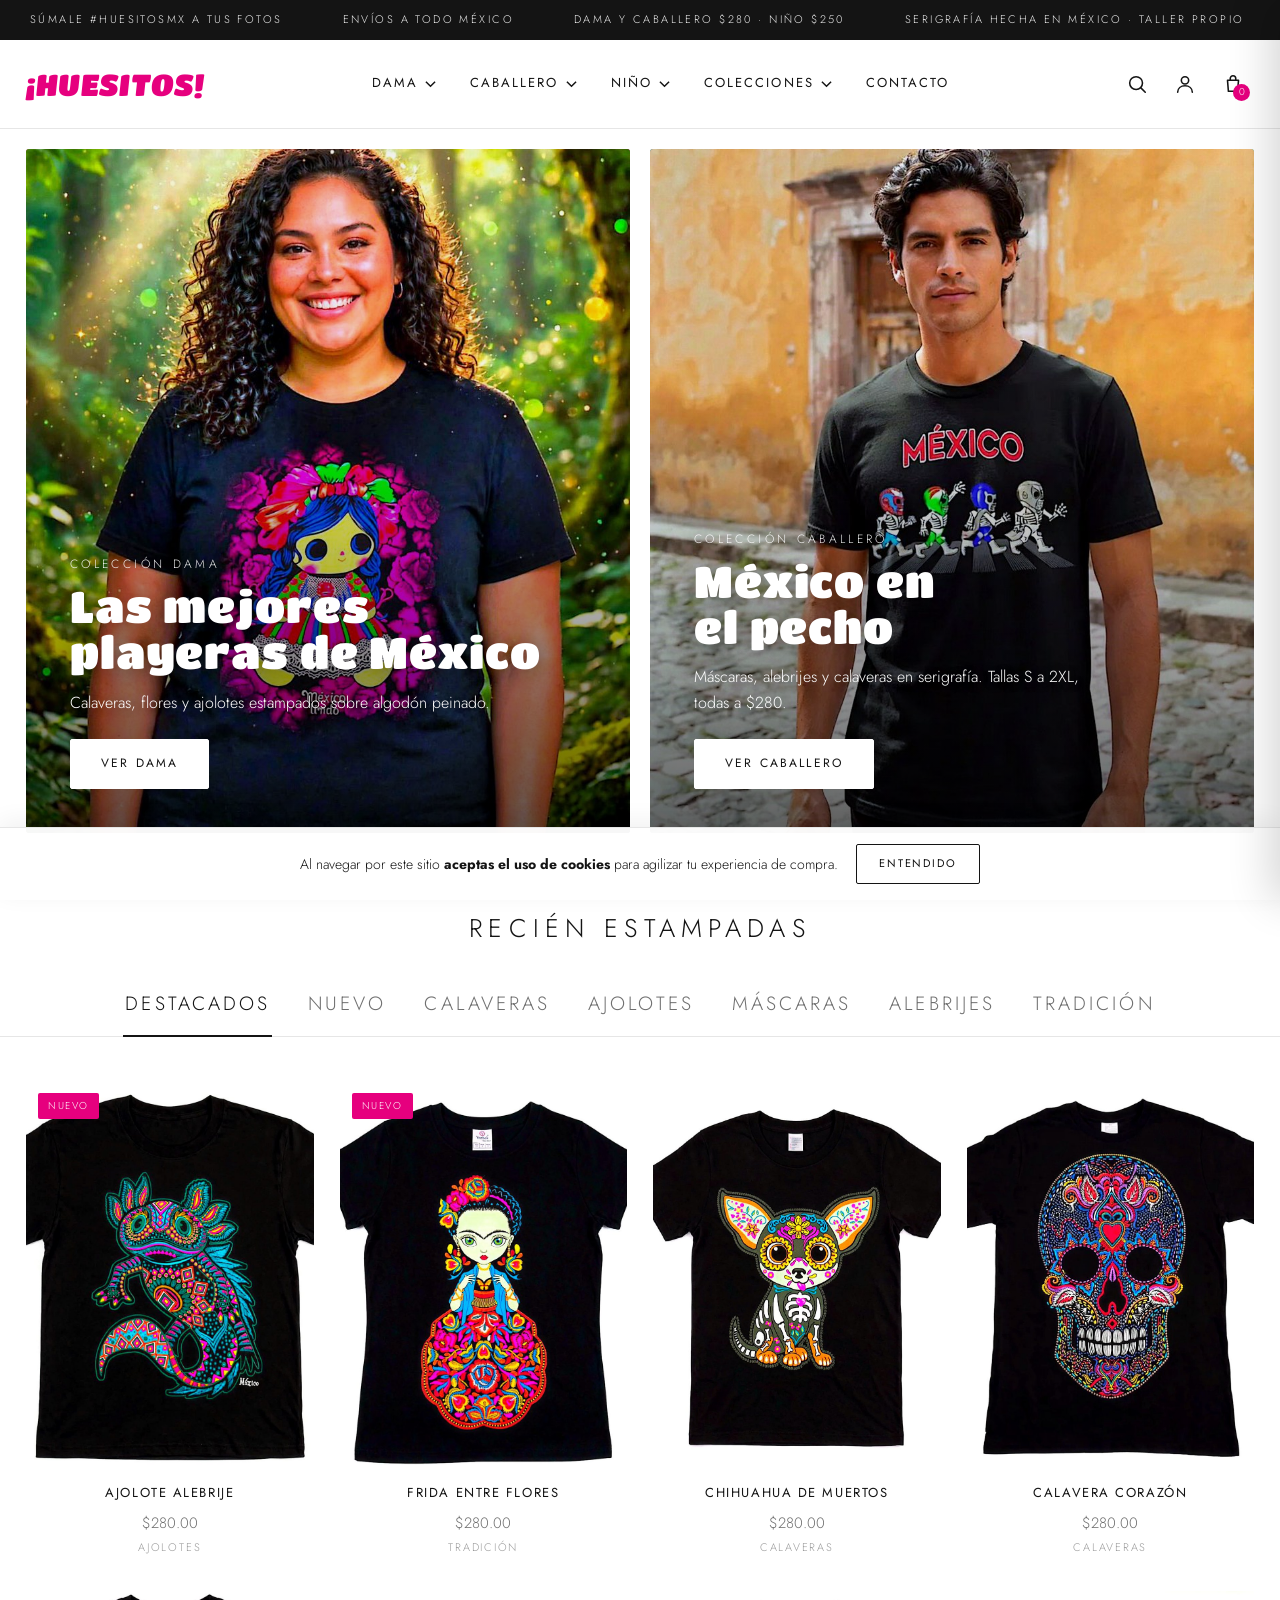
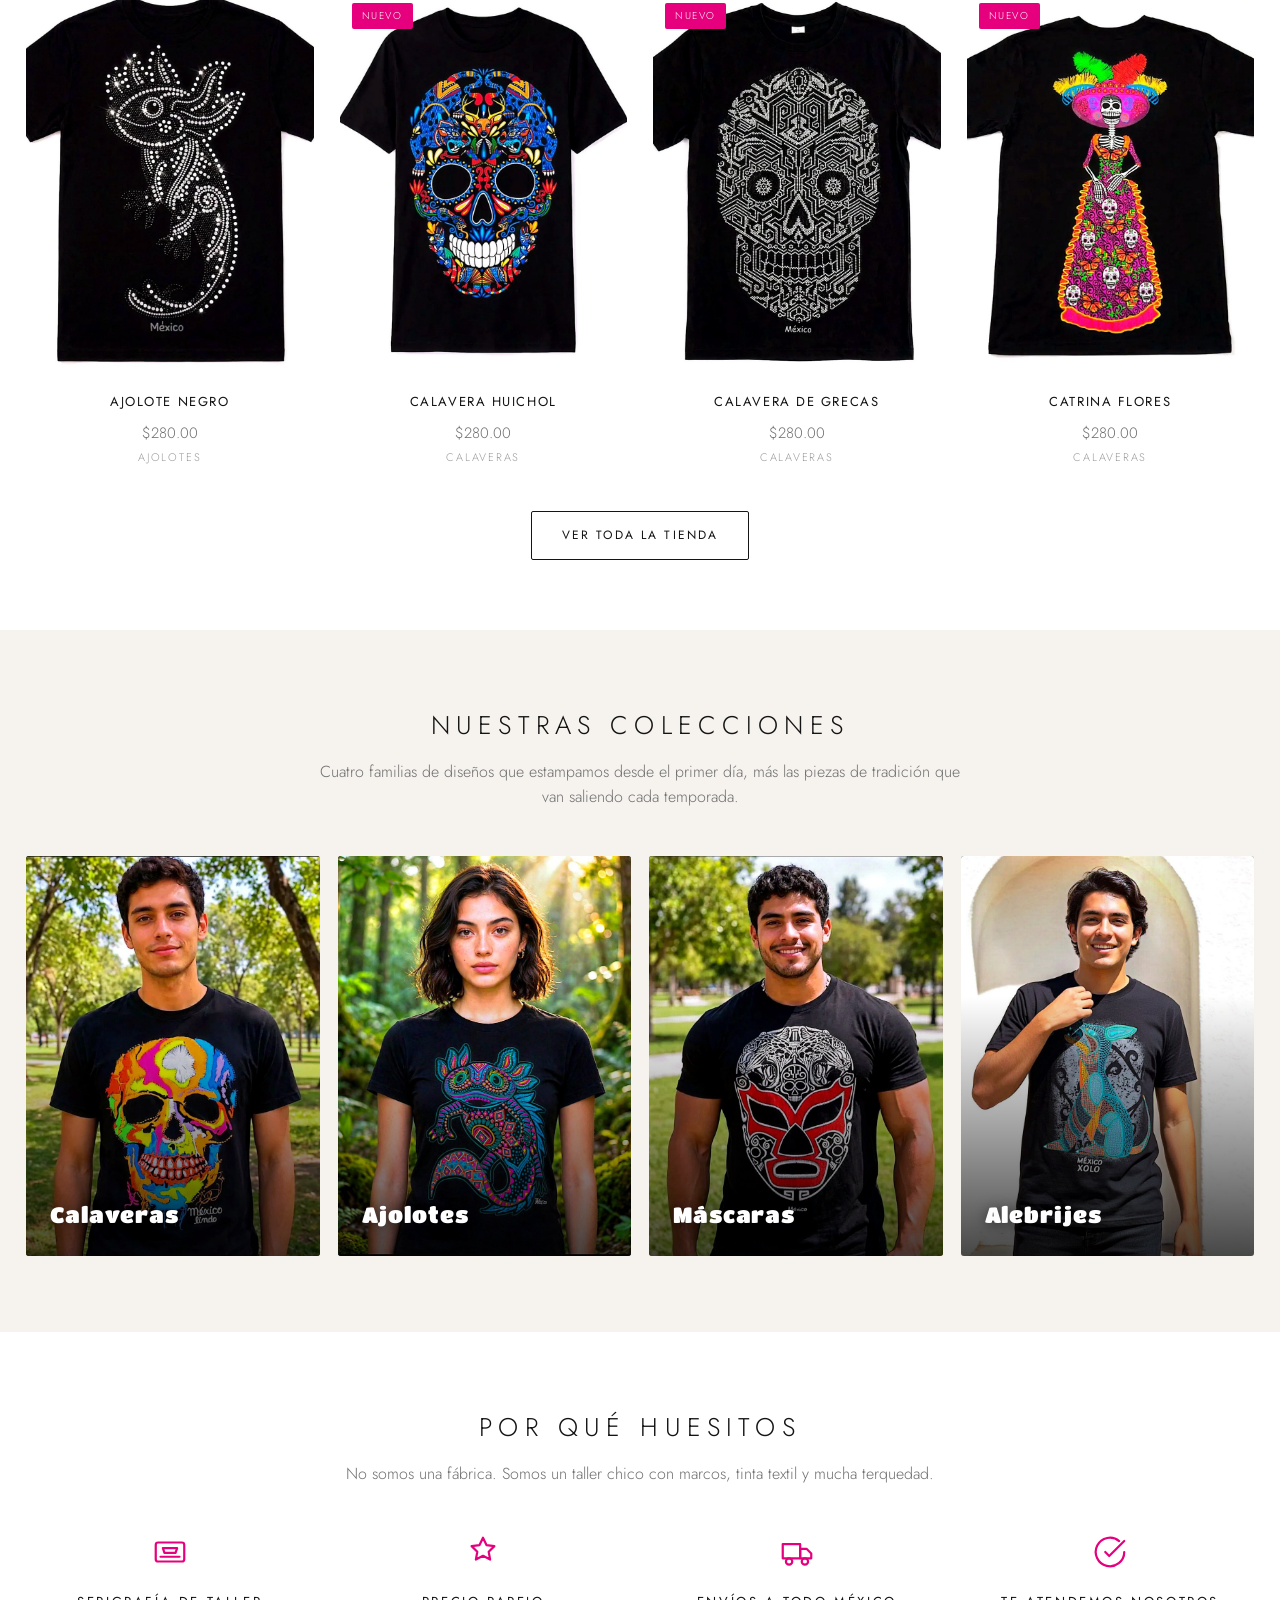
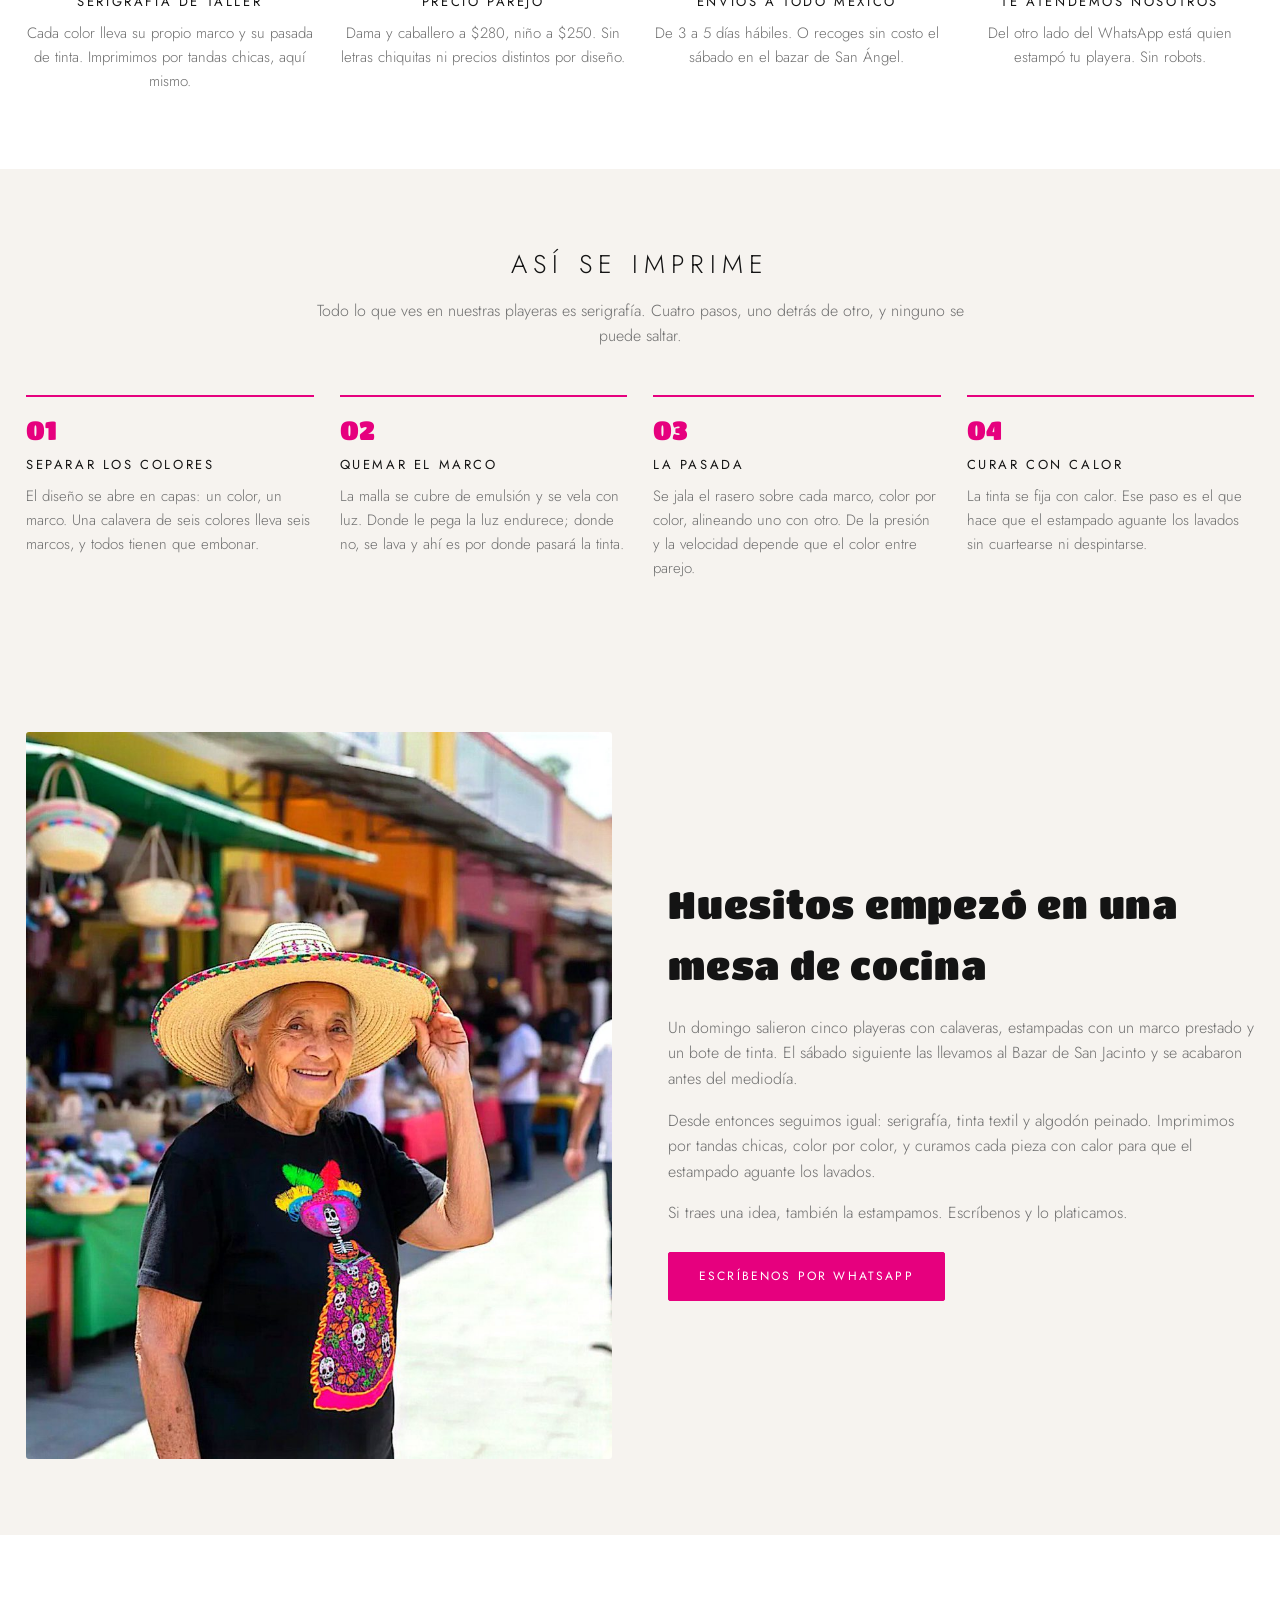
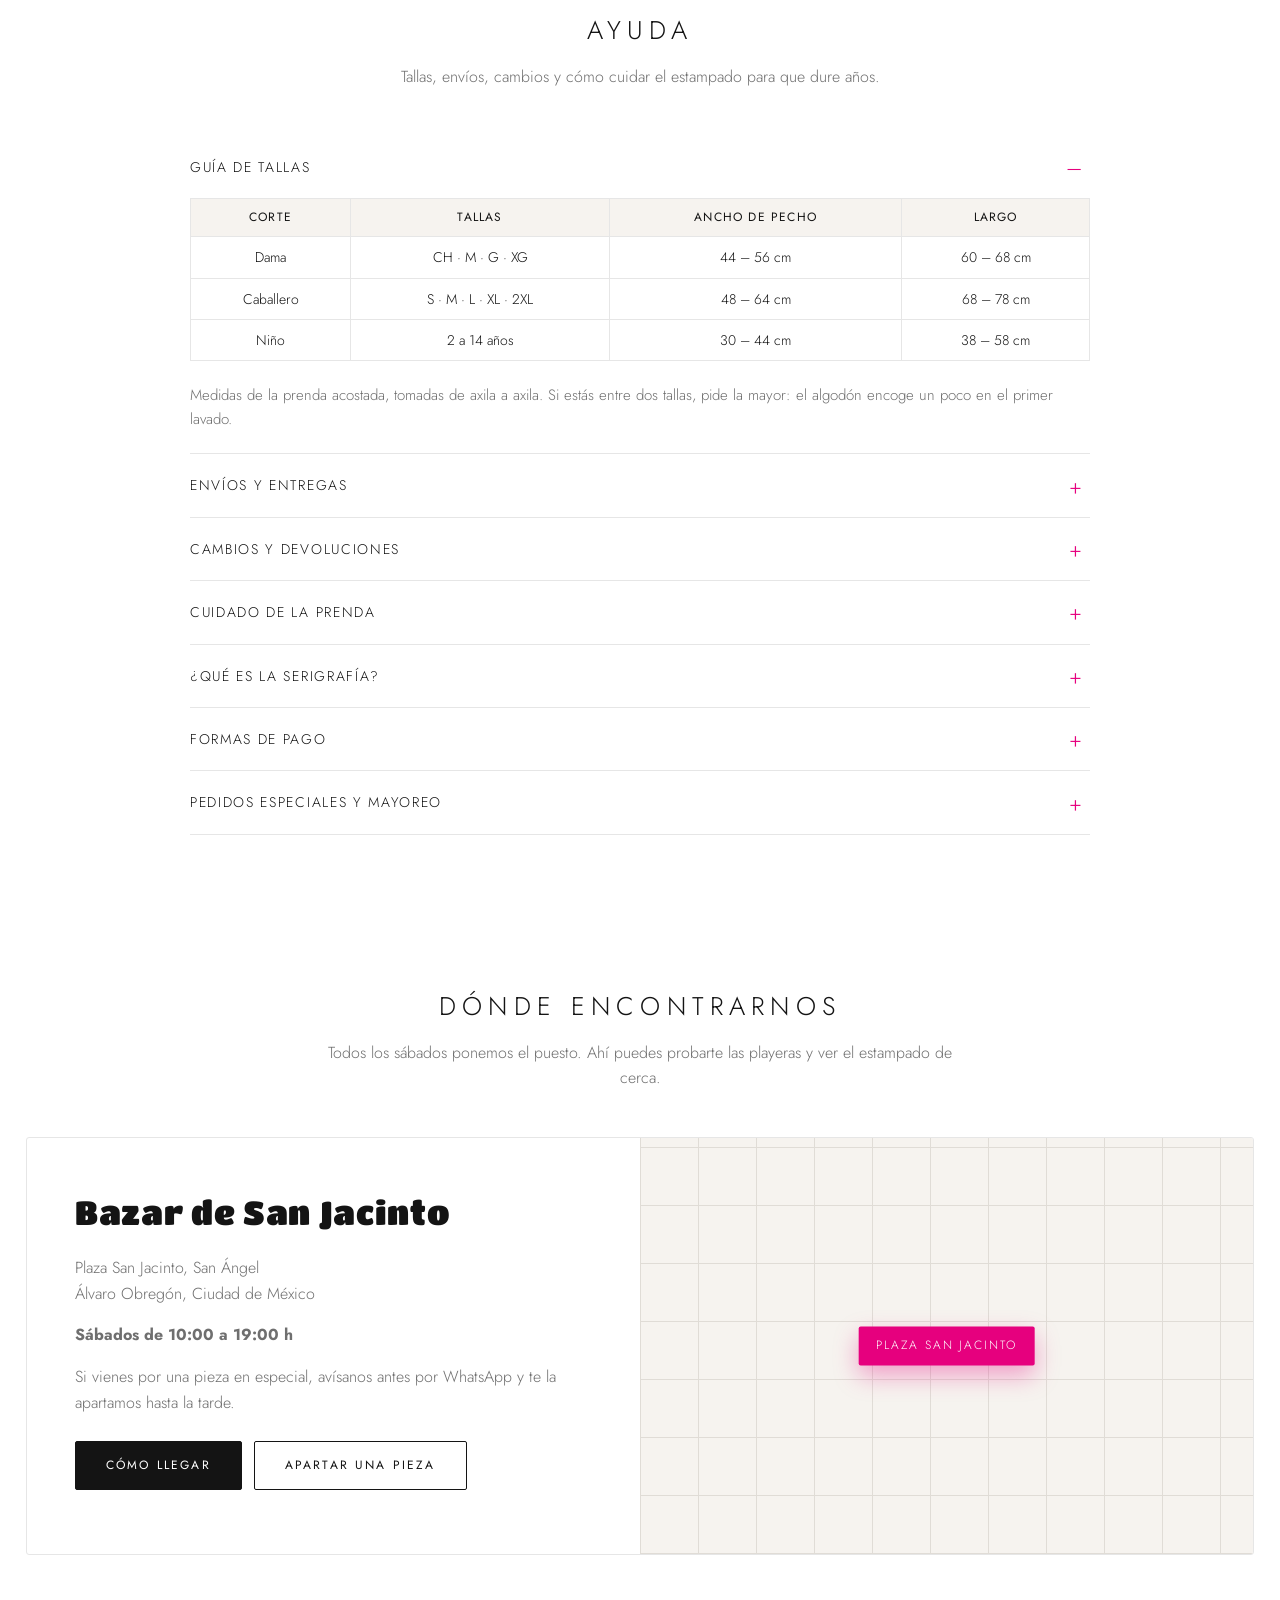
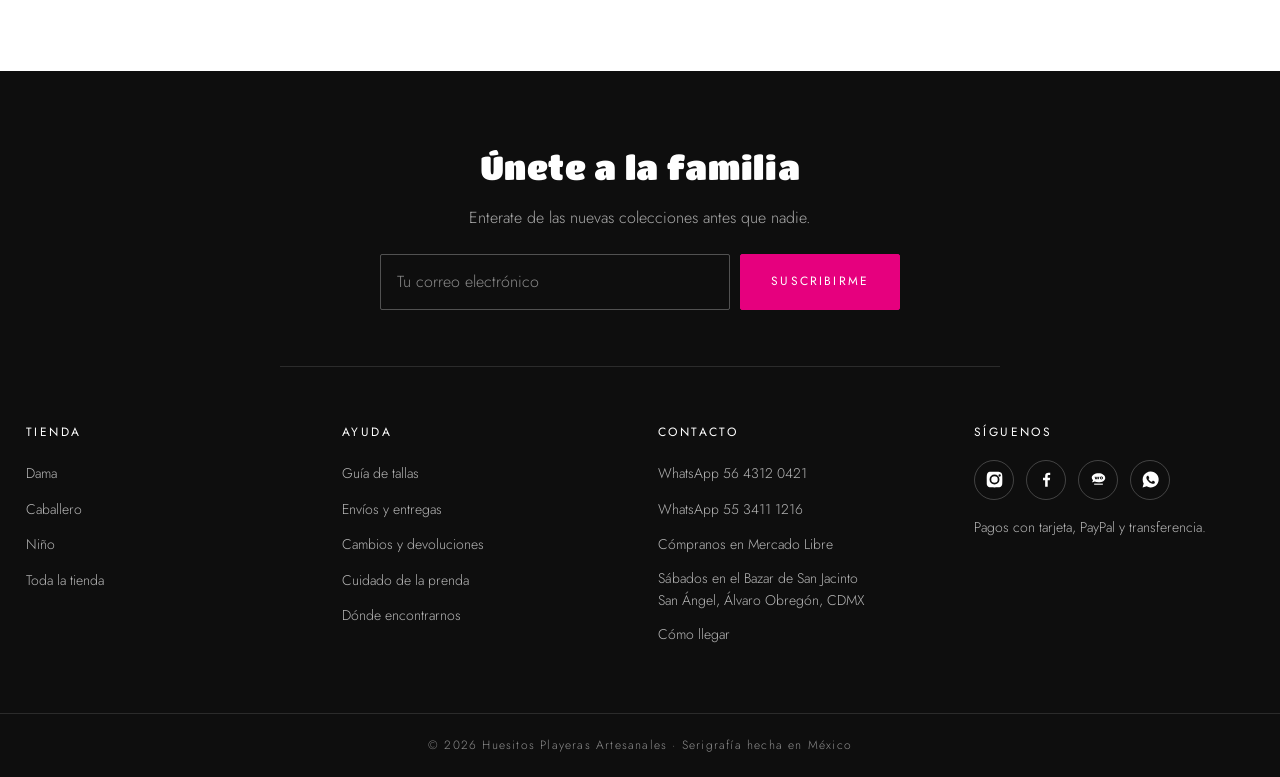
<file: index.html>
<!DOCTYPE html>
<html lang="es">
<head>
<meta charset="utf-8">
<meta name="viewport" content="width=device-width, initial-scale=1">
<title>Huesitos · Playeras de Serigrafía Hechas en México</title>
<meta name="description" content="Huesitos: playeras estampadas en serigrafía en México. Calaveras, ajolotes, máscaras, alebrijes y tradición. Dama y caballero $280, niño $250. Envíos a todo el país.">
<link rel="icon" href="assets/favicon.svg" type="image/svg+xml">
<link rel="apple-touch-icon" href="assets/favicon.svg">
<meta name="theme-color" content="#e6007e">
<link rel="canonical" href="https://eleonardonaranjo-afk.github.io/playeras-huesiitos/">

<meta property="og:type" content="website">
<meta property="og:site_name" content="Huesitos Playeras Artesanales">
<meta property="og:locale" content="es_MX">
<meta property="og:title" content="Huesitos | Playeras Artesanales">
<meta property="og:description" content="Playeras de serigrafía hechas en México. Calaveras, ajolotes, máscaras y alebrijes desde $250.">
<meta property="og:url" content="https://eleonardonaranjo-afk.github.io/playeras-huesiitos/">
<meta property="og:image" content="https://eleonardonaranjo-afk.github.io/playeras-huesiitos/assets/og.jpg">
<meta property="og:image:width" content="1200">
<meta property="og:image:height" content="630">
<meta property="og:image:alt" content="Playeras artesanales Huesitos">

<meta name="twitter:card" content="summary_large_image">
<meta name="twitter:title" content="Huesitos | Playeras Artesanales">
<meta name="twitter:description" content="Playeras de serigrafía hechas en México. Desde $250.">
<meta name="twitter:image" content="https://eleonardonaranjo-afk.github.io/playeras-huesiitos/assets/og.jpg">

<link rel="preconnect" href="https://fonts.googleapis.com">
<link rel="preconnect" href="https://fonts.gstatic.com" crossorigin>
<link href="https://fonts.googleapis.com/css2?family=Jost:wght@200;300;400;500&family=Titan+One&display=swap" rel="stylesheet">
<link rel="stylesheet" href="styles.css">

<script type="application/ld+json">
{
  "@context":"https://schema.org",
  "@type":"ClothingStore",
  "name":"Huesitos Playeras Artesanales",
  "description":"Playeras estampadas en serigrafía en México.",
  "url":"https://eleonardonaranjo-afk.github.io/playeras-huesiitos/",
  "telephone":"+525643120421",
  "priceRange":"$250 - $280 MXN",
  "address":{
    "@type":"PostalAddress",
    "streetAddress":"Bazar Sábado, Plaza San Jacinto",
    "addressLocality":"San Ángel, Álvaro Obregón",
    "addressRegion":"CDMX",
    "addressCountry":"MX"
  },
  "sameAs":["https://www.instagram.com/playeras.huesitos/"]
}
</script>
</head>
<body>

<a class="saltar" href="#contenido">Saltar al contenido</a>


<!-- ============ SÍMBOLOS SVG ============ -->
<svg width="0" height="0" style="position:absolute" aria-hidden="true">
  <symbol id="tee" viewBox="0 0 300 340">
    <path fill="currentColor" d="M112 18 L58 40 L8 96 L54 142 L74 122 V332 H226 V122 L246 142 L292 96 L242 40 L188 18 C182 46 118 46 112 18 Z"/>
    <path fill="none" stroke="rgba(0,0,0,.22)" stroke-width="2.5" d="M112 18 C118 46 182 46 188 18"/>
    <g transform="translate(150 198) scale(.6)" fill="none" stroke="var(--motivo,#ffffff)" stroke-width="5" stroke-linejoin="round">
      <path d="M0,-95 C52,-95 88,-58 88,-12 C88,16 76,36 60,50 C56,68 46,82 28,88 L-28,88 C-46,82 -56,68 -60,50 C-76,36 -88,16 -88,-12 C-88,-58 -52,-95 0,-95 Z"/>
      <ellipse cx="-36" cy="-16" rx="24" ry="27"/>
      <ellipse cx="36" cy="-16" rx="24" ry="27"/>
      <path d="M0,10 L-11,30 L0,38 L11,30 Z"/>
      <path d="M-34,58 H34 M-20,58 V76 M0,58 V78 M20,58 V76"/>
      <path d="M-58,-52 Q0,-72 58,-52"/>
      <circle cx="0" cy="-62" r="9"/>
      <circle cx="-36" cy="-16" r="10" fill="var(--motivo,#ffffff)" stroke="none"/>
      <circle cx="36" cy="-16" r="10" fill="var(--motivo,#ffffff)" stroke="none"/>
      <circle cx="-62" cy="24" r="6"/>
      <circle cx="62" cy="24" r="6"/>
    </g>
  </symbol>
</svg>

<!-- ============ MARQUESINA ============ -->
<div class="avisos">
  <div class="avisos__pista" id="pista-avisos">
    <a href="https://www.instagram.com/playeras.huesitos/" target="_blank" rel="noopener">SÚMALE #HUESITOSMX A TUS FOTOS</a>
    <a href="index.html#ayuda">ENVÍOS A TODO MÉXICO</a>
    <a href="tienda.html">DAMA Y CABALLERO $280 · NIÑO $250</a>
    <a href="index.html#nosotros">SERIGRAFÍA HECHA EN MÉXICO · TALLER PROPIO</a>
  </div>
</div>

<!-- ============ ENCABEZADO ============ -->
<header class="cabecera" id="cabecera">
  <div class="cabecera__fila">

    <button class="icono hamburguesa" id="btn-menu" aria-label="Abrir menú" aria-expanded="false">
      <svg viewBox="0 0 24 24" fill="none" stroke="currentColor" stroke-width="1.8" stroke-linecap="round">
        <path d="M3 6h18M3 12h18M3 18h18"/>
      </svg>
    </button>

    <a class="logo" href="index.html"><span>¡HUESITOS!</span></a>

    <nav class="nav" id="nav" aria-label="Principal">
      <ul class="nav__lista">

        <li class="nav__item">
          <a class="nav__enlace" href="dama.html">Dama
            <svg class="nav__flecha" viewBox="0 0 12 8" fill="none" stroke="currentColor" stroke-width="1.6"><path d="M1 1.5 6 6.5 11 1.5"/></svg>
          </a>
          <div class="desplegable">
            <a href="dama.html">Todo dama</a>
            <a href="dama.html#calaveras">Calaveras</a>
            <a href="dama.html#ajolotes">Ajolotes</a>
            <a href="dama.html#mascaras">Máscaras</a>
            <a href="dama.html#alebrijes">Alebrijes</a>
          </div>
        </li>

        <li class="nav__item">
          <a class="nav__enlace" href="caballero.html">Caballero
            <svg class="nav__flecha" viewBox="0 0 12 8" fill="none" stroke="currentColor" stroke-width="1.6"><path d="M1 1.5 6 6.5 11 1.5"/></svg>
          </a>
          <div class="desplegable">
            <a href="caballero.html">Todo caballero</a>
            <a href="caballero.html#calaveras">Calaveras</a>
            <a href="caballero.html#ajolotes">Ajolotes</a>
            <a href="caballero.html#mascaras">Máscaras</a>
            <a href="caballero.html#alebrijes">Alebrijes</a>
          </div>
        </li>

        <li class="nav__item">
          <a class="nav__enlace" href="nino.html">Niño
            <svg class="nav__flecha" viewBox="0 0 12 8" fill="none" stroke="currentColor" stroke-width="1.6"><path d="M1 1.5 6 6.5 11 1.5"/></svg>
          </a>
          <div class="desplegable">
            <a href="nino.html">Todo niño</a>
            <a href="nino.html#calaveras">Calaveras</a>
            <a href="nino.html#ajolotes">Ajolotes</a>
            <a href="nino.html#mascaras">Máscaras</a>
            <a href="nino.html#alebrijes">Alebrijes</a>
          </div>
        </li>

        <li class="nav__item">
          <a class="nav__enlace" href="index.html#colecciones">Colecciones
            <svg class="nav__flecha" viewBox="0 0 12 8" fill="none" stroke="currentColor" stroke-width="1.6"><path d="M1 1.5 6 6.5 11 1.5"/></svg>
          </a>
          <div class="desplegable">
            <a href="tienda.html">Todas las piezas</a>
            <a href="index.html#calaveras">Calaveras</a>
            <a href="index.html#ajolotes">Ajolotes</a>
            <a href="index.html#mascaras">Máscaras</a>
            <a href="index.html#alebrijes">Alebrijes</a>
          </div>
        </li>

        <li class="nav__item">
          <a class="nav__enlace" href="index.html#nosotros">Contacto</a>
        </li>

      </ul>

    </nav>

    <div class="utilidades">
      <button class="icono" id="btn-buscar" aria-label="Buscar" aria-expanded="false">
        <svg viewBox="0 0 24 24" fill="none" stroke="currentColor" stroke-width="1.7" stroke-linecap="round">
          <circle cx="11" cy="11" r="7"/><path d="M16.5 16.5 21 21"/>
        </svg>
      </button>
      <a class="icono" href="index.html#nosotros" aria-label="Contacto y atención">
        <svg viewBox="0 0 24 24" fill="none" stroke="currentColor" stroke-width="1.7" stroke-linecap="round">
          <circle cx="12" cy="8" r="4"/><path d="M4 21c0-4.4 3.6-7 8-7s8 2.6 8 7"/>
        </svg>
      </a>
      <button class="icono" id="btn-carrito" aria-label="Carrito">
        <svg viewBox="0 0 24 24" fill="none" stroke="currentColor" stroke-width="1.7" stroke-linecap="round" stroke-linejoin="round">
          <path d="M6 8h12l-1 12H7L6 8Z"/><path d="M9 8V6a3 3 0 0 1 6 0v2"/>
        </svg>
        <span class="contador" id="contador-carrito">0</span>
      </button>
    </div>

  </div>

  <div class="buscador" id="caja-buscar">
    <form onsubmit="return false">
      <input type="search" placeholder="¿Qué playera buscas?" aria-label="Buscar productos">
      <button class="boton boton--linea" type="submit">Buscar</button>
    </form>
    <div class="resultados" id="resultados" aria-live="polite" aria-atomic="false"></div>
  </div>
</header>
<span id="contenido" tabindex="-1"></span>
<noscript>
  <p class="aviso-js">
    Tu navegador tiene JavaScript desactivado, así que el catálogo no puede mostrarse.
    Actívalo para ver las piezas y los precios, o escríbenos por WhatsApp al
    <a href="https://wa.me/525643120421">56 4312 0421</a> y te mandamos las fotos.
    Dama y caballero cuestan $280, y niño $250.
  </p>
</noscript>



<!-- ============ PORTADA ============ -->
<section class="portada">

  <a class="portada__panel portada__panel--dama" href="dama.html">
    <img src="assets/productos/muneca-lele-modelo.jpg" alt="">
    <div class="portada__texto">
      <p class="encima">Colección Dama</p>
      <h1>Las mejores<br>playeras de México</h1>
      <p class="bajada">Calaveras, flores y ajolotes estampados sobre algodón peinado.</p>
      <span class="boton">Ver dama</span>
    </div>
  </a>

  <a class="portada__panel portada__panel--caballero" href="caballero.html">
    <img src="assets/productos/calaveras-calle-modelo.jpg" alt="">
    <div class="portada__texto">
      <p class="encima">Colección Caballero</p>
      <h2>México en<br>el pecho</h2>
      <p class="bajada">Máscaras, alebrijes y calaveras en serigrafía. Tallas S a 2XL, todas a $280.</p>
      <span class="boton">Ver caballero</span>
    </div>
  </a>

</section>


<!-- ============ DESTACADOS ============ -->
<h2 class="titulo-seccion" id="colecciones" style="padding-top:56px">Recién estampadas</h2>

<div class="pestanas" role="tablist" aria-label="Filtrar colección">
  <button class="pestana pestana-portada" role="tab" aria-selected="true"  data-coleccion="destacados">Destacados</button>
  <button class="pestana pestana-portada" role="tab" aria-selected="false" data-coleccion="nuevo">Nuevo</button>
  <button class="pestana pestana-portada" role="tab" aria-selected="false" data-coleccion="calaveras">Calaveras</button>
  <button class="pestana pestana-portada" role="tab" aria-selected="false" data-coleccion="ajolotes">Ajolotes</button>
  <button class="pestana pestana-portada" role="tab" aria-selected="false" data-coleccion="mascaras">Máscaras</button>
  <button class="pestana pestana-portada" role="tab" aria-selected="false" data-coleccion="alebrijes">Alebrijes</button>
  <button class="pestana pestana-portada" role="tab" aria-selected="false" data-coleccion="tradicion">Tradición</button>
</div>

<div class="rejilla" id="rejilla-destacados"></div>

<p class="centrado" style="margin:-40px 0 0; padding-bottom:70px">
  <a class="boton boton--linea" href="tienda.html">Ver toda la tienda</a>
</p>


<!-- ============ COLECCIONES ============ -->
<section class="seccion franja-gris">
  <h2 class="titulo-seccion">Nuestras colecciones</h2>
  <p class="subtitulo-seccion">Cuatro familias de diseños que estampamos desde el primer día, más las piezas de tradición que van saliendo cada temporada.</p>
  <div class="mosaico">
    <a class="mosaico__pieza mosaico__pieza--calaveras" id="calaveras" href="tienda.html#calaveras"><img src="assets/productos/calavera-neon-modelo.jpg" alt="" loading="lazy"><span>Calaveras</span></a>
    <a class="mosaico__pieza mosaico__pieza--ajolotes" id="ajolotes" href="tienda.html#ajolotes"><img src="assets/productos/ajolote-alebrije-modelo.jpg" alt="" loading="lazy"><span>Ajolotes</span></a>
    <a class="mosaico__pieza mosaico__pieza--mascaras" id="mascaras" href="tienda.html#mascaras"><img src="assets/productos/mascara-luchador-modelo.jpg" alt="" loading="lazy"><span>Máscaras</span></a>
    <a class="mosaico__pieza mosaico__pieza--alebrijes" id="alebrijes" href="tienda.html#alebrijes"><img src="assets/productos/xolo-cab-modelo2.jpg" alt="" loading="lazy"><span>Alebrijes</span></a>
  </div>
</section>


<!-- ============ POR QUÉ HUESITOS ============ -->
<section class="seccion">
  <h2 class="titulo-seccion">Por qué Huesitos</h2>
  <p class="subtitulo-seccion">No somos una fábrica. Somos un taller chico con marcos, tinta textil y mucha terquedad.</p>
  <div class="argumentos">

    <div class="argumento">
      <svg viewBox="0 0 24 24" fill="none" stroke="currentColor" stroke-width="1.4" stroke-linecap="round" stroke-linejoin="round">
        <rect x="3" y="6" width="18" height="12" rx="1.5"/><path d="M6 15h12"/>
        <path d="M7.5 9.5h9l-1 3h-7Z"/>
      </svg>
      <h3>Serigrafía de taller</h3>
      <p>Cada color lleva su propio marco y su pasada de tinta. Imprimimos por tandas chicas, aquí mismo.</p>
    </div>

    <div class="argumento">
      <svg viewBox="0 0 24 24" fill="none" stroke="currentColor" stroke-width="1.4" stroke-linecap="round" stroke-linejoin="round">
        <path d="M12 3l2.2 4.6 5 .7-3.6 3.5.9 5-4.5-2.4L7.5 16.8l.9-5L4.8 8.3l5-.7Z"/>
      </svg>
      <h3>Precio parejo</h3>
      <p>Dama y caballero a $280, niño a $250. Sin letras chiquitas ni precios distintos por diseño.</p>
    </div>

    <div class="argumento">
      <svg viewBox="0 0 24 24" fill="none" stroke="currentColor" stroke-width="1.4" stroke-linecap="round" stroke-linejoin="round">
        <path d="M3 7h11v9H3z"/><path d="M14 10h4l3 3v3h-7z"/><circle cx="7" cy="18" r="2"/><circle cx="17" cy="18" r="2"/>
      </svg>
      <h3>Envíos a todo México</h3>
      <p>De 3 a 5 días hábiles. O recoges sin costo el sábado en el bazar de San Ángel.</p>
    </div>

    <div class="argumento">
      <svg viewBox="0 0 24 24" fill="none" stroke="currentColor" stroke-width="1.4" stroke-linecap="round" stroke-linejoin="round">
        <path d="M21 12a9 9 0 1 1-3.2-6.9"/><path d="M9 12l2.5 2.5L21 5"/>
      </svg>
      <h3>Te atendemos nosotros</h3>
      <p>Del otro lado del WhatsApp está quien estampó tu playera. Sin robots.</p>
    </div>

  </div>
</section>


<!-- ============ ASÍ SE IMPRIME ============ -->
<section class="seccion franja-gris" id="serigrafia">
  <h2 class="titulo-seccion">Así se imprime</h2>
  <p class="subtitulo-seccion">Todo lo que ves en nuestras playeras es serigrafía. Cuatro pasos, uno detrás de otro, y ninguno se puede saltar.</p>

  <div class="pasos">

    <div class="paso">
      <span class="paso__num">01</span>
      <h3>Separar los colores</h3>
      <p>El diseño se abre en capas: un color, un marco. Una calavera de seis colores lleva seis marcos, y todos tienen que embonar.</p>
    </div>

    <div class="paso">
      <span class="paso__num">02</span>
      <h3>Quemar el marco</h3>
      <p>La malla se cubre de emulsión y se vela con luz. Donde le pega la luz endurece; donde no, se lava y ahí es por donde pasará la tinta.</p>
    </div>

    <div class="paso">
      <span class="paso__num">03</span>
      <h3>La pasada</h3>
      <p>Se jala el rasero sobre cada marco, color por color, alineando uno con otro. De la presión y la velocidad depende que el color entre parejo.</p>
    </div>

    <div class="paso">
      <span class="paso__num">04</span>
      <h3>Curar con calor</h3>
      <p>La tinta se fija con calor. Ese paso es el que hace que el estampado aguante los lavados sin cuartearse ni despintarse.</p>
    </div>

  </div>
</section>


<!-- ============ NOSOTROS ============ -->
<section class="seccion franja-gris" id="nosotros">
  <div class="nosotros">
    <div class="nosotros__lienzo">
      <img src="assets/productos/catrina-flores-modelo.jpg" alt="Playera Huesitos en el bazar">
    </div>
    <div>
      <h2>Huesitos empezó en una mesa de cocina</h2>
      <p>Un domingo salieron cinco playeras con calaveras, estampadas con un marco prestado y un bote de tinta. El sábado siguiente las llevamos al Bazar de San Jacinto y se acabaron antes del mediodía.</p>
      <p>Desde entonces seguimos igual: serigrafía, tinta textil y algodón peinado. Imprimimos por tandas chicas, color por color, y curamos cada pieza con calor para que el estampado aguante los lavados.</p>
      <p>Si traes una idea, también la estampamos. Escríbenos y lo platicamos.</p>
      <p style="margin-top:26px">
        <a class="boton boton--rosa" href="https://wa.me/525643120421" target="_blank" rel="noopener">Escríbenos por WhatsApp</a>
      </p>
    </div>
  </div>
</section>


<!-- ============ AYUDA ============ -->
<section class="seccion" id="ayuda">
  <h2 class="titulo-seccion">Ayuda</h2>
  <p class="subtitulo-seccion">Tallas, envíos, cambios y cómo cuidar el estampado para que dure años.</p>

  <div class="ayuda">

    <details open>
      <summary>Guía de tallas</summary>
      <table class="tabla-tallas">
        <thead>
          <tr><th>Corte</th><th>Tallas</th><th>Ancho de pecho</th><th>Largo</th></tr>
        </thead>
        <tbody>
          <tr><td>Dama</td><td>CH · M · G · XG</td><td>44 – 56 cm</td><td>60 – 68 cm</td></tr>
          <tr><td>Caballero</td><td>S · M · L · XL · 2XL</td><td>48 – 64 cm</td><td>68 – 78 cm</td></tr>
          <tr><td>Niño</td><td>2 a 14 años</td><td>30 – 44 cm</td><td>38 – 58 cm</td></tr>
        </tbody>
      </table>
      <p>Medidas de la prenda acostada, tomadas de axila a axila. Si estás entre dos tallas, pide la mayor: el algodón encoge un poco en el primer lavado.</p>
    </details>

    <details>
      <summary>Envíos y entregas</summary>
      <ul>
        <li>Todo México: 3 a 5 días hábiles, $120 de envío.</li>
        <li>Envío gratis en pedidos de 3 piezas o más.</li>
        <li>CDMX y área metropolitana: entrega en mano según zona.</li>
        <li>Recolección sin costo los sábados en el Bazar de San Jacinto, San Ángel.</li>
      </ul>
    </details>

    <details>
      <summary>Cambios y devoluciones</summary>
      <p>Tienes 15 días naturales para cambiar la talla, siempre que la playera esté sin usar y con su etiqueta. El envío del cambio corre por nuestra cuenta la primera vez. Las piezas estampadas por encargo no tienen cambio, porque se hacen solo para ti.</p>
    </details>

    <details>
      <summary>Cuidado de la prenda</summary>
      <ul>
        <li>Lava del revés, a mano o en ciclo delicado con agua fría.</li>
        <li>Nada de cloro ni suavizante sobre el estampado.</li>
        <li>Seca a la sombra, extendida. Sin secadora.</li>
        <li>Plancha por dentro, nunca directo sobre el estampado.</li>
      </ul>
    </details>

    <details>
      <summary>¿Qué es la serigrafía?</summary>
      <p>Es imprimir pasando tinta a través de una malla tensada en un marco. La malla se tapa donde no debe pasar tinta, y lo que queda abierto es el dibujo. Cada color lleva su propio marco y su propia pasada, así que un diseño de seis colores se imprime seis veces sobre la misma playera.</p>
      <p>Al final la tinta se cura con calor para que quede fijada en la tela. Por eso el estampado no se siente como una calcomanía pegada encima, y aguanta los lavados sin cuartearse.</p>
      <p>Algunos de nuestros diseños imitan otras técnicas, como el popotillo, la pedrería o el bordado, pero todos están impresos en serigrafía.</p>
    </details>

    <details>
      <summary>Formas de pago</summary>
      <p>Tarjeta de crédito y débito, PayPal, transferencia SPEI y efectivo en el bazar. Confirmamos cada pedido por WhatsApp antes de cobrar.</p>
    </details>

    <details>
      <summary>Pedidos especiales y mayoreo</summary>
      <p>Estampamos diseños por encargo desde 10 piezas: equipos, familias, negocios y regalos. Escríbenos con tu idea y te mandamos un boceto antes de quemar el marco.</p>
    </details>

  </div>
</section>


<!-- ============ DÓNDE ENCONTRARNOS ============ -->
<section class="seccion" id="donde">
  <h2 class="titulo-seccion">Dónde encontrarnos</h2>
  <p class="subtitulo-seccion">Todos los sábados ponemos el puesto. Ahí puedes probarte las playeras y ver el estampado de cerca.</p>

  <div class="donde">
    <div class="donde__datos">
      <h2>Bazar de San Jacinto</h2>
      <p>Plaza San Jacinto, San Ángel<br>Álvaro Obregón, Ciudad de México</p>
      <p><b>Sábados de 10:00 a 19:00 h</b></p>
      <p>Si vienes por una pieza en especial, avísanos antes por WhatsApp y te la apartamos hasta la tarde.</p>
      <p style="margin-top:26px; display:flex; gap:12px; flex-wrap:wrap">
        <a class="boton" href="https://www.google.com/maps/search/?api=1&amp;query=Bazar%20S%C3%A1bado%2C%20Plaza%20San%20Jacinto%2C%20San%20%C3%81ngel%2C%20%C3%81lvaro%20Obreg%C3%B3n%2C%20CDMX" target="_blank" rel="noopener">Cómo llegar</a>
        <a class="boton boton--linea" href="https://wa.me/525534111216" target="_blank" rel="noopener">Apartar una pieza</a>
      </p>
    </div>
    <div class="donde__mapa" aria-hidden="true"><span>Plaza San Jacinto</span></div>
  </div>
</section>

<!-- ============ PIE ============ -->
<footer class="pie">

  <div class="pie__boletin">
    <h2>Únete a la familia</h2>
    <p>Enterate de las nuevas colecciones antes que nadie.</p>
    <form onsubmit="return false">
      <input type="email" placeholder="Tu correo electrónico" aria-label="Tu correo electrónico" required>
      <button class="boton" type="submit">Suscribirme</button>
    </form>
  </div>

  <div class="pie__columnas">
    <div>
      <h3>Tienda</h3>
      <ul>
        <li><a href="dama.html">Dama</a></li>
        <li><a href="caballero.html">Caballero</a></li>
        <li><a href="nino.html">Niño</a></li>
        <li><a href="tienda.html">Toda la tienda</a></li>
      </ul>
    </div>
    <div>
      <h3>Ayuda</h3>
      <ul>
        <li><a href="index.html#ayuda">Guía de tallas</a></li>
        <li><a href="index.html#ayuda">Envíos y entregas</a></li>
        <li><a href="index.html#ayuda">Cambios y devoluciones</a></li>
        <li><a href="index.html#ayuda">Cuidado de la prenda</a></li>
        <li><a href="index.html#donde">Dónde encontrarnos</a></li>
      </ul>
    </div>
    <div>
      <h3>Contacto</h3>
      <ul>
        <li><a href="https://wa.me/525643120421" target="_blank" rel="noopener">WhatsApp 56 4312 0421</a></li>
        <li><a href="https://wa.me/525534111216" target="_blank" rel="noopener">WhatsApp 55 3411 1216</a></li>
        <li><a href="https://articulo.mercadolibre.com.mx/MLM-3304596441" target="_blank" rel="noopener">Cómpranos en Mercado Libre</a></li>
        <li><p>Sábados en el Bazar de San Jacinto<br>San Ángel, Álvaro Obregón, CDMX</p></li>
        <li><a href="https://www.google.com/maps/search/?api=1&amp;query=Bazar%20S%C3%A1bado%2C%20Plaza%20San%20Jacinto%2C%20San%20%C3%81ngel%2C%20%C3%81lvaro%20Obreg%C3%B3n%2C%20CDMX" target="_blank" rel="noopener">Cómo llegar</a></li>
      </ul>
    </div>
    <div>
      <h3>Síguenos</h3>
      <div class="redes">
        <a href="https://www.instagram.com/playeras.huesitos/" target="_blank" rel="noopener" aria-label="Instagram">
          <svg viewBox="0 0 24 24"><path d="M12 2.2c3.2 0 3.6 0 4.9.07 1.2.06 1.8.25 2.2.42.6.22 1 .48 1.4.9.4.4.7.8.9 1.4.2.4.4 1 .4 2.2.1 1.3.1 1.7.1 4.9s0 3.6-.1 4.9c0 1.2-.2 1.8-.4 2.2-.2.6-.5 1-.9 1.4-.4.4-.8.7-1.4.9-.4.2-1 .4-2.2.4-1.3.1-1.7.1-4.9.1s-3.6 0-4.9-.1c-1.2 0-1.8-.2-2.2-.4-.6-.2-1-.5-1.4-.9-.4-.4-.7-.8-.9-1.4-.2-.4-.4-1-.4-2.2C2.2 15.6 2.2 15.2 2.2 12s0-3.6.1-4.9c0-1.2.2-1.8.4-2.2.2-.6.5-1 .9-1.4.4-.4.8-.7 1.4-.9.4-.2 1-.4 2.2-.4C8.4 2.2 8.8 2.2 12 2.2Zm0 3.5A6.3 6.3 0 1 0 18.3 12 6.3 6.3 0 0 0 12 5.7Zm0 10.4A4.1 4.1 0 1 1 16.1 12 4.1 4.1 0 0 1 12 16.1Zm6.5-10.6a1.47 1.47 0 1 0 1.47 1.47A1.47 1.47 0 0 0 18.5 5.5Z"/></svg>
        </a>
        <a href="https://www.facebook.com/search/top?q=huesitos%20playeras%20artesanales" target="_blank" rel="noopener" aria-label="Facebook">
          <svg viewBox="0 0 24 24"><path d="M13.5 21v-8h2.7l.4-3.1h-3.1V7.9c0-.9.25-1.5 1.55-1.5H16.7V3.6a21 21 0 0 0-2.4-.12c-2.4 0-4 1.46-4 4.14V9.9H7.6V13h2.7v8Z"/></svg>
        </a>
        <a href="https://articulo.mercadolibre.com.mx/MLM-3304596441" target="_blank" rel="noopener" aria-label="Mercado Libre">
          <svg viewBox="0 0 24 24"><path d="M12 4.2c-4.7 0-8.5 2.5-8.5 5.6 0 1.2.6 2.3 1.6 3.2-.2.9-.7 1.8-1.5 2.5 1.4.1 2.6-.3 3.5-.9 1.4.6 3.1 1 4.9 1 4.7 0 8.5-2.5 8.5-5.6S16.7 4.2 12 4.2Zm-4 7.6-.9-3.4h1.3l.5 2.2.6-2.2h1.2l.6 2.2.5-2.2h1.3l-.9 3.4h-1.3l-.6-2.2-.6 2.2Zm7.7.1c-1.1 0-1.9-.7-1.9-1.8s.8-1.8 1.9-1.8 1.9.7 1.9 1.8-.8 1.8-1.9 1.8Zm0-2.7c-.5 0-.8.4-.8.9s.3.9.8.9.8-.4.8-.9-.3-.9-.8-.9Z"/><path d="M6.5 17.2h11v1.4h-11Z"/></svg>
        </a>
        <a href="https://wa.me/525643120421" target="_blank" rel="noopener" aria-label="WhatsApp">
          <svg viewBox="0 0 24 24"><path d="M12 2a10 10 0 0 0-8.6 15L2 22l5.2-1.4A10 10 0 1 0 12 2Zm5.6 14.1c-.24.66-1.4 1.3-1.9 1.34-.5.05-.96.24-3.24-.68-2.73-1.1-4.44-3.9-4.57-4.08-.13-.18-1.08-1.44-1.08-2.75 0-1.3.68-1.95.93-2.22.24-.26.53-.33.7-.33h.5c.16 0 .38-.06.6.46.22.53.75 1.84.82 1.97.07.13.11.29.02.47-.09.18-.13.29-.26.44l-.4.46c-.13.13-.27.28-.11.55.15.26.68 1.12 1.46 1.82 1 .89 1.85 1.17 2.11 1.3.26.14.42.12.57-.07.16-.18.66-.77.84-1.03.17-.27.35-.22.58-.13.24.09 1.53.72 1.79.85.26.13.43.2.5.31.06.11.06.63-.18 1.29Z"/></svg>
        </a>
      </div>
      <p style="margin-top:16px">Pagos con tarjeta, PayPal y transferencia.</p>
    </div>
  </div>

  <div class="pie__legal">© 2026 Huesitos Playeras Artesanales · Serigrafía hecha en México</div>
</footer>

<!-- ============ COOKIES ============ -->
<div class="cookies" id="cookies">
  <span>Al navegar por este sitio <b>aceptas el uso de cookies</b> para agilizar tu experiencia de compra.</span>
  <button class="boton boton--linea" id="btn-cookies">Entendido</button>
</div>

<!-- ============ CARRITO ============ -->
<div class="carrito-fondo" id="carrito-fondo"></div>

<aside class="carrito" id="carrito" role="dialog" aria-modal="true" aria-hidden="true" aria-label="Tu carrito">
  <div class="carrito__cabeza">
    <h2>Tu carrito</h2>
    <button class="carrito__cerrar" id="carrito-cerrar" type="button" aria-label="Cerrar carrito">&times;</button>
  </div>

  <div class="carrito__lista" id="carrito-lista"></div>

  <div class="carrito__pie">
    <p class="carrito__total"><span>Total</span><b id="carrito-total">$0.00</b></p>
    <a class="boton" id="carrito-whatsapp" href="#" target="_blank" rel="noopener">Pedir por WhatsApp</a>
    <button class="boton boton--linea" id="carrito-vaciar" type="button">Vaciar carrito</button>
    <p class="carrito__nota">Te contestamos por WhatsApp para confirmar tallas, envío y forma de pago.</p>
  </div>
</aside>

<script src="script.js"></script>
</body>
</html>
</file>
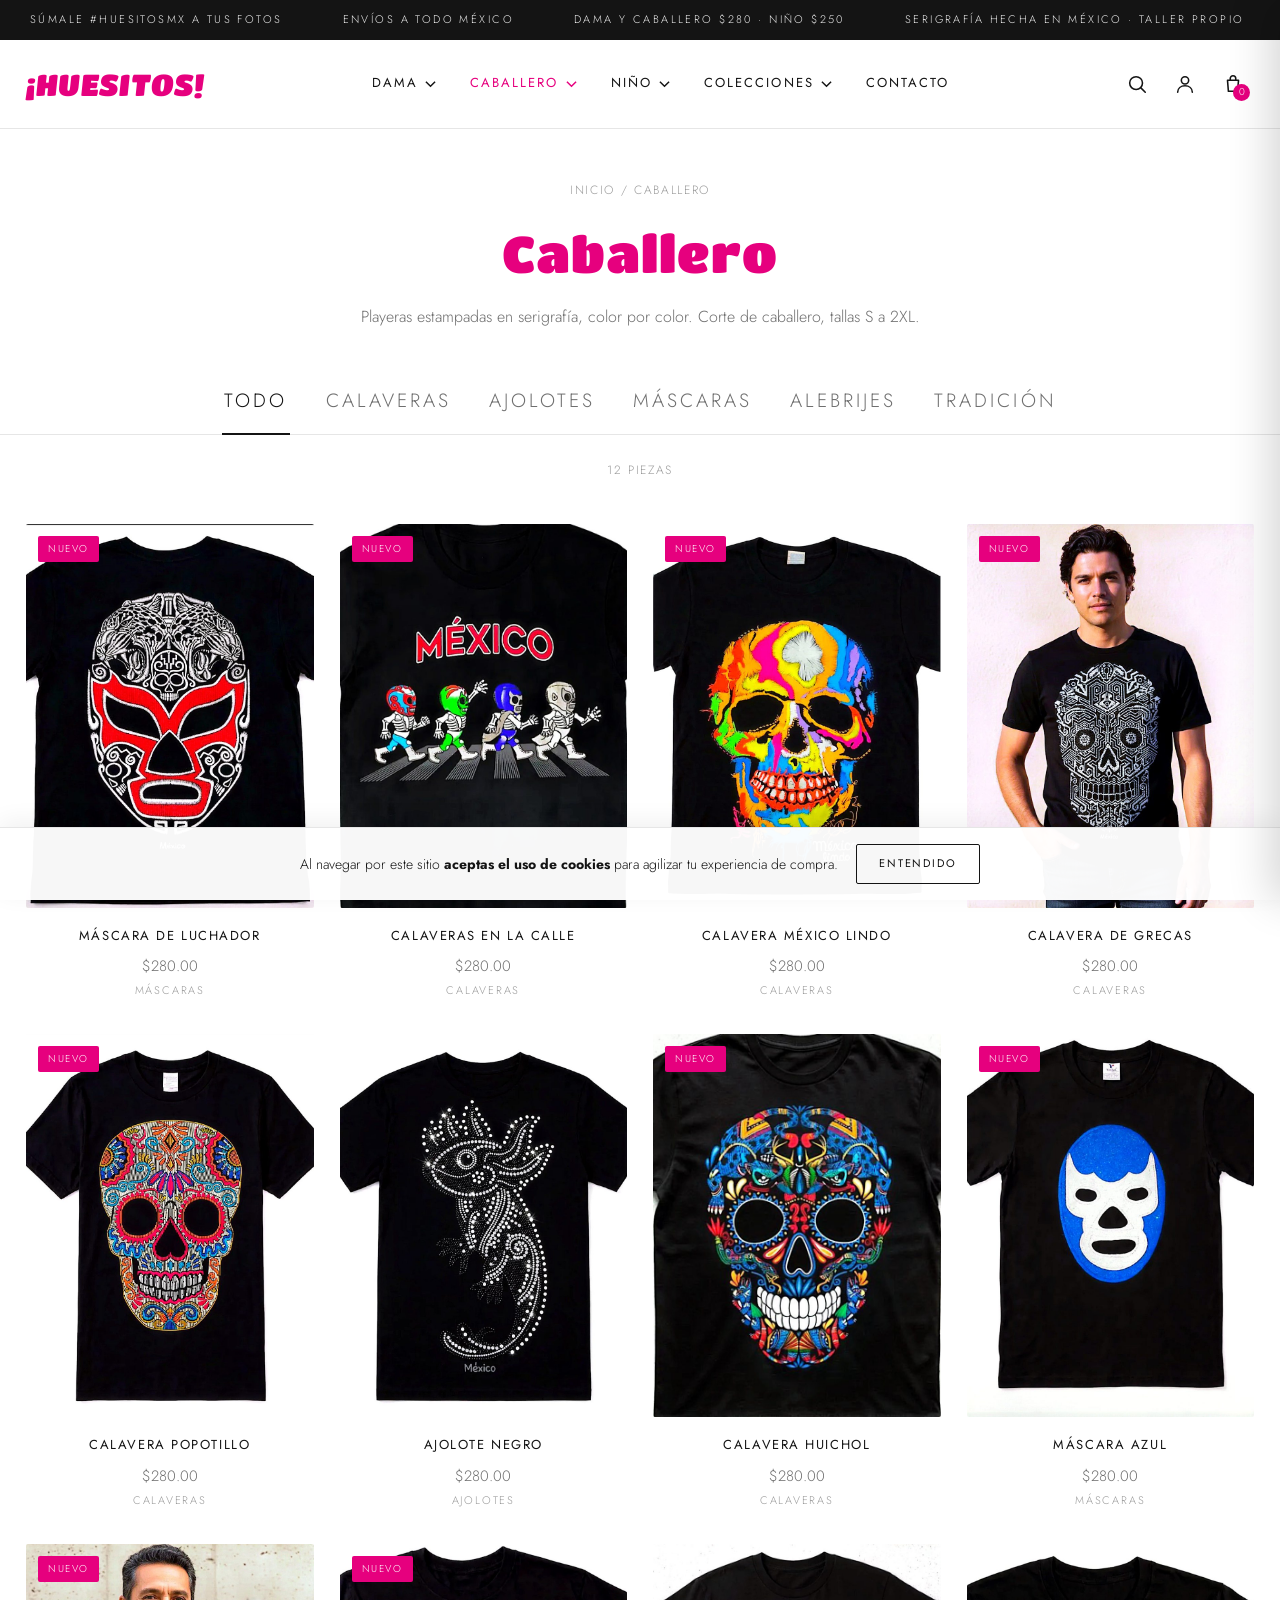
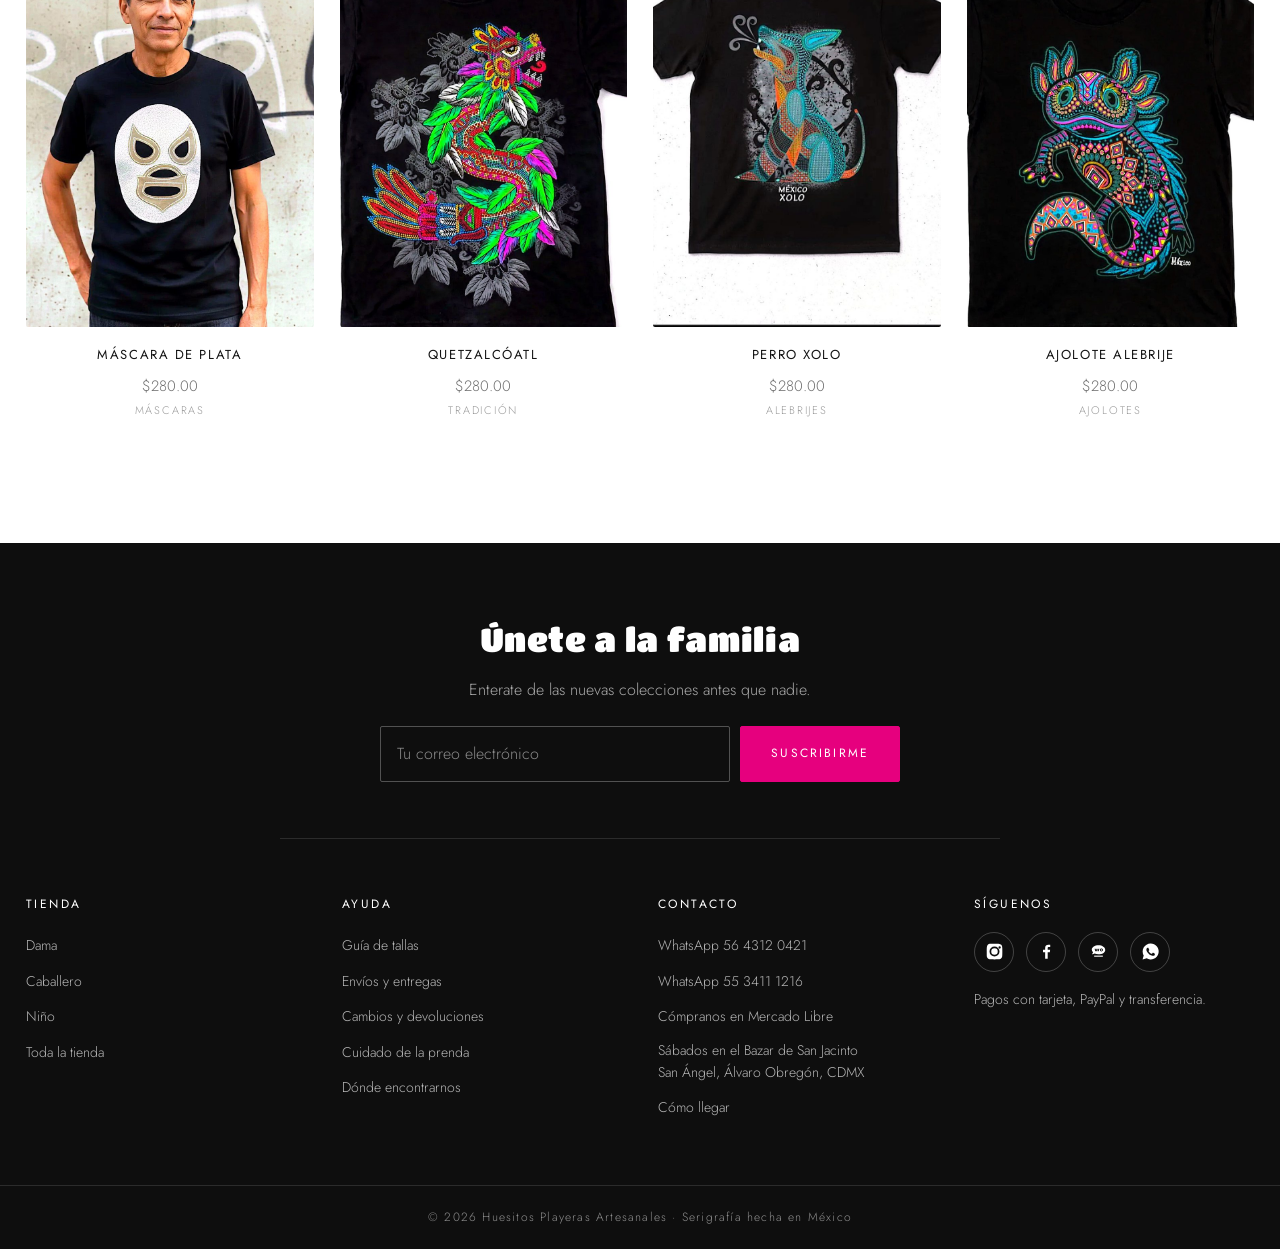
<file: caballero.html>
<!DOCTYPE html>
<html lang="es">
<head>
<meta charset="utf-8">
<meta name="viewport" content="width=device-width, initial-scale=1">
<title>Caballero · Huesitos</title>
<meta name="description" content="Playeras artesanales Huesitos para caballero: calaveras, ajolotes, máscaras, alebrijes y tradición mexicana. Estampadas en serigrafía, todas a $280.">
<link rel="icon" href="assets/favicon.svg" type="image/svg+xml">
<link rel="apple-touch-icon" href="assets/favicon.svg">
<meta name="theme-color" content="#e6007e">
<link rel="canonical" href="https://eleonardonaranjo-afk.github.io/playeras-huesiitos/caballero.html">

<meta property="og:type" content="website">
<meta property="og:site_name" content="Huesitos Playeras Artesanales">
<meta property="og:locale" content="es_MX">
<meta property="og:title" content="Caballero | Huesitos">
<meta property="og:description" content="Playeras artesanales de corte caballero. Calaveras, ajolotes, máscaras, alebrijes y tradición mexicana a $280.">
<meta property="og:url" content="https://eleonardonaranjo-afk.github.io/playeras-huesiitos/caballero.html">
<meta property="og:image" content="https://eleonardonaranjo-afk.github.io/playeras-huesiitos/assets/og.jpg">
<meta property="og:image:width" content="1200">
<meta property="og:image:height" content="630">
<meta property="og:image:alt" content="Playeras artesanales Huesitos">

<meta name="twitter:card" content="summary_large_image">
<meta name="twitter:title" content="Caballero | Huesitos">
<meta name="twitter:description" content="Playeras artesanales de corte caballero. Calaveras, ajolotes, máscaras, alebrijes y tradición mexicana a $280.">
<meta name="twitter:image" content="https://eleonardonaranjo-afk.github.io/playeras-huesiitos/assets/og.jpg">

<link rel="preconnect" href="https://fonts.googleapis.com">
<link rel="preconnect" href="https://fonts.gstatic.com" crossorigin>
<link href="https://fonts.googleapis.com/css2?family=Jost:wght@200;300;400;500&family=Titan+One&display=swap" rel="stylesheet">
<link rel="stylesheet" href="styles.css">
</head>
<body>
<a class="saltar" href="#contenido">Saltar al contenido</a>


<!-- ============ SÍMBOLOS SVG ============ -->
<svg width="0" height="0" style="position:absolute" aria-hidden="true">
  <symbol id="tee" viewBox="0 0 300 340">
    <path fill="currentColor" d="M112 18 L58 40 L8 96 L54 142 L74 122 V332 H226 V122 L246 142 L292 96 L242 40 L188 18 C182 46 118 46 112 18 Z"/>
    <path fill="none" stroke="rgba(0,0,0,.22)" stroke-width="2.5" d="M112 18 C118 46 182 46 188 18"/>
    <g transform="translate(150 198) scale(.6)" fill="none" stroke="var(--motivo,#ffffff)" stroke-width="5" stroke-linejoin="round">
      <path d="M0,-95 C52,-95 88,-58 88,-12 C88,16 76,36 60,50 C56,68 46,82 28,88 L-28,88 C-46,82 -56,68 -60,50 C-76,36 -88,16 -88,-12 C-88,-58 -52,-95 0,-95 Z"/>
      <ellipse cx="-36" cy="-16" rx="24" ry="27"/>
      <ellipse cx="36" cy="-16" rx="24" ry="27"/>
      <path d="M0,10 L-11,30 L0,38 L11,30 Z"/>
      <path d="M-34,58 H34 M-20,58 V76 M0,58 V78 M20,58 V76"/>
      <path d="M-58,-52 Q0,-72 58,-52"/>
      <circle cx="0" cy="-62" r="9"/>
      <circle cx="-36" cy="-16" r="10" fill="var(--motivo,#ffffff)" stroke="none"/>
      <circle cx="36" cy="-16" r="10" fill="var(--motivo,#ffffff)" stroke="none"/>
      <circle cx="-62" cy="24" r="6"/>
      <circle cx="62" cy="24" r="6"/>
    </g>
  </symbol>
</svg>

<!-- ============ MARQUESINA ============ -->
<div class="avisos">
  <div class="avisos__pista" id="pista-avisos">
    <a href="https://www.instagram.com/playeras.huesitos/" target="_blank" rel="noopener">SÚMALE #HUESITOSMX A TUS FOTOS</a>
    <a href="index.html#ayuda">ENVÍOS A TODO MÉXICO</a>
    <a href="tienda.html">DAMA Y CABALLERO $280 · NIÑO $250</a>
    <a href="index.html#nosotros">SERIGRAFÍA HECHA EN MÉXICO · TALLER PROPIO</a>
  </div>
</div>

<!-- ============ ENCABEZADO ============ -->
<header class="cabecera" id="cabecera">
  <div class="cabecera__fila">

    <button class="icono hamburguesa" id="btn-menu" aria-label="Abrir menú" aria-expanded="false">
      <svg viewBox="0 0 24 24" fill="none" stroke="currentColor" stroke-width="1.8" stroke-linecap="round">
        <path d="M3 6h18M3 12h18M3 18h18"/>
      </svg>
    </button>

    <a class="logo" href="index.html"><span>¡HUESITOS!</span></a>

    <nav class="nav" id="nav" aria-label="Principal">
      <ul class="nav__lista">

        <li class="nav__item">
          <a class="nav__enlace" href="dama.html">Dama
            <svg class="nav__flecha" viewBox="0 0 12 8" fill="none" stroke="currentColor" stroke-width="1.6"><path d="M1 1.5 6 6.5 11 1.5"/></svg>
          </a>
          <div class="desplegable">
            <a href="dama.html">Todo dama</a>
            <a href="dama.html#calaveras">Calaveras</a>
            <a href="dama.html#ajolotes">Ajolotes</a>
            <a href="dama.html#mascaras">Máscaras</a>
            <a href="dama.html#alebrijes">Alebrijes</a>
          </div>
        </li>

        <li class="nav__item">
          <a class="nav__enlace activo" href="caballero.html">Caballero
            <svg class="nav__flecha" viewBox="0 0 12 8" fill="none" stroke="currentColor" stroke-width="1.6"><path d="M1 1.5 6 6.5 11 1.5"/></svg>
          </a>
          <div class="desplegable">
            <a href="caballero.html">Todo caballero</a>
            <a href="caballero.html#calaveras">Calaveras</a>
            <a href="caballero.html#ajolotes">Ajolotes</a>
            <a href="caballero.html#mascaras">Máscaras</a>
            <a href="caballero.html#alebrijes">Alebrijes</a>
          </div>
        </li>

        <li class="nav__item">
          <a class="nav__enlace" href="nino.html">Niño
            <svg class="nav__flecha" viewBox="0 0 12 8" fill="none" stroke="currentColor" stroke-width="1.6"><path d="M1 1.5 6 6.5 11 1.5"/></svg>
          </a>
          <div class="desplegable">
            <a href="nino.html">Todo niño</a>
            <a href="nino.html#calaveras">Calaveras</a>
            <a href="nino.html#ajolotes">Ajolotes</a>
            <a href="nino.html#mascaras">Máscaras</a>
            <a href="nino.html#alebrijes">Alebrijes</a>
          </div>
        </li>

        <li class="nav__item">
          <a class="nav__enlace" href="index.html#colecciones">Colecciones
            <svg class="nav__flecha" viewBox="0 0 12 8" fill="none" stroke="currentColor" stroke-width="1.6"><path d="M1 1.5 6 6.5 11 1.5"/></svg>
          </a>
          <div class="desplegable">
            <a href="tienda.html">Todas las piezas</a>
            <a href="index.html#calaveras">Calaveras</a>
            <a href="index.html#ajolotes">Ajolotes</a>
            <a href="index.html#mascaras">Máscaras</a>
            <a href="index.html#alebrijes">Alebrijes</a>
          </div>
        </li>

        <li class="nav__item">
          <a class="nav__enlace" href="index.html#nosotros">Contacto</a>
        </li>

      </ul>

    </nav>

    <div class="utilidades">
      <button class="icono" id="btn-buscar" aria-label="Buscar" aria-expanded="false">
        <svg viewBox="0 0 24 24" fill="none" stroke="currentColor" stroke-width="1.7" stroke-linecap="round">
          <circle cx="11" cy="11" r="7"/><path d="M16.5 16.5 21 21"/>
        </svg>
      </button>
      <a class="icono" href="index.html#nosotros" aria-label="Contacto y atención">
        <svg viewBox="0 0 24 24" fill="none" stroke="currentColor" stroke-width="1.7" stroke-linecap="round">
          <circle cx="12" cy="8" r="4"/><path d="M4 21c0-4.4 3.6-7 8-7s8 2.6 8 7"/>
        </svg>
      </a>
      <button class="icono" id="btn-carrito" aria-label="Carrito">
        <svg viewBox="0 0 24 24" fill="none" stroke="currentColor" stroke-width="1.7" stroke-linecap="round" stroke-linejoin="round">
          <path d="M6 8h12l-1 12H7L6 8Z"/><path d="M9 8V6a3 3 0 0 1 6 0v2"/>
        </svg>
        <span class="contador" id="contador-carrito">0</span>
      </button>
    </div>

  </div>

  <div class="buscador" id="caja-buscar">
    <form onsubmit="return false">
      <input type="search" placeholder="¿Qué playera buscas?" aria-label="Buscar productos">
      <button class="boton boton--linea" type="submit">Buscar</button>
    </form>
    <div class="resultados" id="resultados" aria-live="polite" aria-atomic="false"></div>
  </div>
</header>
<span id="contenido" tabindex="-1"></span>
<noscript>
  <p class="aviso-js">
    Tu navegador tiene JavaScript desactivado, así que el catálogo no puede mostrarse.
    Actívalo para ver las piezas y los precios, o escríbenos por WhatsApp al
    <a href="https://wa.me/525643120421">56 4312 0421</a> y te mandamos las fotos.
    Dama y caballero cuestan $280, y niño $250.
  </p>
</noscript>


<!-- ============ CABECERA DE CATEGORÍA ============ -->
<div class="encabezado-cat">
  <p class="migas"><a href="index.html">Inicio</a> / Caballero</p>
  <h1>Caballero</h1>
  <p>Playeras estampadas en serigrafía, color por color. Corte de caballero, tallas S a 2XL.</p>
</div>

<div class="pestanas" role="tablist" aria-label="Filtrar colección">
  <button class="pestana pestana-cat" role="tab" aria-selected="true"  data-coleccion="todo">Todo</button>
  <button class="pestana pestana-cat" role="tab" aria-selected="false" data-coleccion="calaveras">Calaveras</button>
  <button class="pestana pestana-cat" role="tab" aria-selected="false" data-coleccion="ajolotes">Ajolotes</button>
  <button class="pestana pestana-cat" role="tab" aria-selected="false" data-coleccion="mascaras">Máscaras</button>
  <button class="pestana pestana-cat" role="tab" aria-selected="false" data-coleccion="alebrijes">Alebrijes</button>
  <button class="pestana pestana-cat" role="tab" aria-selected="false" data-coleccion="tradicion">Tradición</button>
</div>

<p class="migas centrado" id="cuenta-productos" style="margin:26px 0 0"></p>

<div class="rejilla" id="rejilla-categoria" data-seccion="caballero"></div>

<!-- ============ PIE ============ -->
<footer class="pie">

  <div class="pie__boletin">
    <h2>Únete a la familia</h2>
    <p>Enterate de las nuevas colecciones antes que nadie.</p>
    <form onsubmit="return false">
      <input type="email" placeholder="Tu correo electrónico" aria-label="Tu correo electrónico" required>
      <button class="boton" type="submit">Suscribirme</button>
    </form>
  </div>

  <div class="pie__columnas">
    <div>
      <h3>Tienda</h3>
      <ul>
        <li><a href="dama.html">Dama</a></li>
        <li><a href="caballero.html">Caballero</a></li>
        <li><a href="nino.html">Niño</a></li>
        <li><a href="tienda.html">Toda la tienda</a></li>
      </ul>
    </div>
    <div>
      <h3>Ayuda</h3>
      <ul>
        <li><a href="index.html#ayuda">Guía de tallas</a></li>
        <li><a href="index.html#ayuda">Envíos y entregas</a></li>
        <li><a href="index.html#ayuda">Cambios y devoluciones</a></li>
        <li><a href="index.html#ayuda">Cuidado de la prenda</a></li>
        <li><a href="index.html#donde">Dónde encontrarnos</a></li>
      </ul>
    </div>
    <div>
      <h3>Contacto</h3>
      <ul>
        <li><a href="https://wa.me/525643120421" target="_blank" rel="noopener">WhatsApp 56 4312 0421</a></li>
        <li><a href="https://wa.me/525534111216" target="_blank" rel="noopener">WhatsApp 55 3411 1216</a></li>
        <li><a href="https://articulo.mercadolibre.com.mx/MLM-3304596441" target="_blank" rel="noopener">Cómpranos en Mercado Libre</a></li>
        <li><p>Sábados en el Bazar de San Jacinto<br>San Ángel, Álvaro Obregón, CDMX</p></li>
        <li><a href="https://www.google.com/maps/search/?api=1&amp;query=Bazar%20S%C3%A1bado%2C%20Plaza%20San%20Jacinto%2C%20San%20%C3%81ngel%2C%20%C3%81lvaro%20Obreg%C3%B3n%2C%20CDMX" target="_blank" rel="noopener">Cómo llegar</a></li>
      </ul>
    </div>
    <div>
      <h3>Síguenos</h3>
      <div class="redes">
        <a href="https://www.instagram.com/playeras.huesitos/" target="_blank" rel="noopener" aria-label="Instagram">
          <svg viewBox="0 0 24 24"><path d="M12 2.2c3.2 0 3.6 0 4.9.07 1.2.06 1.8.25 2.2.42.6.22 1 .48 1.4.9.4.4.7.8.9 1.4.2.4.4 1 .4 2.2.1 1.3.1 1.7.1 4.9s0 3.6-.1 4.9c0 1.2-.2 1.8-.4 2.2-.2.6-.5 1-.9 1.4-.4.4-.8.7-1.4.9-.4.2-1 .4-2.2.4-1.3.1-1.7.1-4.9.1s-3.6 0-4.9-.1c-1.2 0-1.8-.2-2.2-.4-.6-.2-1-.5-1.4-.9-.4-.4-.7-.8-.9-1.4-.2-.4-.4-1-.4-2.2C2.2 15.6 2.2 15.2 2.2 12s0-3.6.1-4.9c0-1.2.2-1.8.4-2.2.2-.6.5-1 .9-1.4.4-.4.8-.7 1.4-.9.4-.2 1-.4 2.2-.4C8.4 2.2 8.8 2.2 12 2.2Zm0 3.5A6.3 6.3 0 1 0 18.3 12 6.3 6.3 0 0 0 12 5.7Zm0 10.4A4.1 4.1 0 1 1 16.1 12 4.1 4.1 0 0 1 12 16.1Zm6.5-10.6a1.47 1.47 0 1 0 1.47 1.47A1.47 1.47 0 0 0 18.5 5.5Z"/></svg>
        </a>
        <a href="https://www.facebook.com/search/top?q=huesitos%20playeras%20artesanales" target="_blank" rel="noopener" aria-label="Facebook">
          <svg viewBox="0 0 24 24"><path d="M13.5 21v-8h2.7l.4-3.1h-3.1V7.9c0-.9.25-1.5 1.55-1.5H16.7V3.6a21 21 0 0 0-2.4-.12c-2.4 0-4 1.46-4 4.14V9.9H7.6V13h2.7v8Z"/></svg>
        </a>
        <a href="https://articulo.mercadolibre.com.mx/MLM-3304596441" target="_blank" rel="noopener" aria-label="Mercado Libre">
          <svg viewBox="0 0 24 24"><path d="M12 4.2c-4.7 0-8.5 2.5-8.5 5.6 0 1.2.6 2.3 1.6 3.2-.2.9-.7 1.8-1.5 2.5 1.4.1 2.6-.3 3.5-.9 1.4.6 3.1 1 4.9 1 4.7 0 8.5-2.5 8.5-5.6S16.7 4.2 12 4.2Zm-4 7.6-.9-3.4h1.3l.5 2.2.6-2.2h1.2l.6 2.2.5-2.2h1.3l-.9 3.4h-1.3l-.6-2.2-.6 2.2Zm7.7.1c-1.1 0-1.9-.7-1.9-1.8s.8-1.8 1.9-1.8 1.9.7 1.9 1.8-.8 1.8-1.9 1.8Zm0-2.7c-.5 0-.8.4-.8.9s.3.9.8.9.8-.4.8-.9-.3-.9-.8-.9Z"/><path d="M6.5 17.2h11v1.4h-11Z"/></svg>
        </a>
        <a href="https://wa.me/525643120421" target="_blank" rel="noopener" aria-label="WhatsApp">
          <svg viewBox="0 0 24 24"><path d="M12 2a10 10 0 0 0-8.6 15L2 22l5.2-1.4A10 10 0 1 0 12 2Zm5.6 14.1c-.24.66-1.4 1.3-1.9 1.34-.5.05-.96.24-3.24-.68-2.73-1.1-4.44-3.9-4.57-4.08-.13-.18-1.08-1.44-1.08-2.75 0-1.3.68-1.95.93-2.22.24-.26.53-.33.7-.33h.5c.16 0 .38-.06.6.46.22.53.75 1.84.82 1.97.07.13.11.29.02.47-.09.18-.13.29-.26.44l-.4.46c-.13.13-.27.28-.11.55.15.26.68 1.12 1.46 1.82 1 .89 1.85 1.17 2.11 1.3.26.14.42.12.57-.07.16-.18.66-.77.84-1.03.17-.27.35-.22.58-.13.24.09 1.53.72 1.79.85.26.13.43.2.5.31.06.11.06.63-.18 1.29Z"/></svg>
        </a>
      </div>
      <p style="margin-top:16px">Pagos con tarjeta, PayPal y transferencia.</p>
    </div>
  </div>

  <div class="pie__legal">© 2026 Huesitos Playeras Artesanales · Serigrafía hecha en México</div>
</footer>

<!-- ============ COOKIES ============ -->
<div class="cookies" id="cookies">
  <span>Al navegar por este sitio <b>aceptas el uso de cookies</b> para agilizar tu experiencia de compra.</span>
  <button class="boton boton--linea" id="btn-cookies">Entendido</button>
</div>

<!-- ============ CARRITO ============ -->
<div class="carrito-fondo" id="carrito-fondo"></div>

<aside class="carrito" id="carrito" role="dialog" aria-modal="true" aria-hidden="true" aria-label="Tu carrito">
  <div class="carrito__cabeza">
    <h2>Tu carrito</h2>
    <button class="carrito__cerrar" id="carrito-cerrar" type="button" aria-label="Cerrar carrito">&times;</button>
  </div>

  <div class="carrito__lista" id="carrito-lista"></div>

  <div class="carrito__pie">
    <p class="carrito__total"><span>Total</span><b id="carrito-total">$0.00</b></p>
    <a class="boton" id="carrito-whatsapp" href="#" target="_blank" rel="noopener">Pedir por WhatsApp</a>
    <button class="boton boton--linea" id="carrito-vaciar" type="button">Vaciar carrito</button>
    <p class="carrito__nota">Te contestamos por WhatsApp para confirmar tallas, envío y forma de pago.</p>
  </div>
</aside>

<script src="script.js"></script>
</body>
</html>
</file>
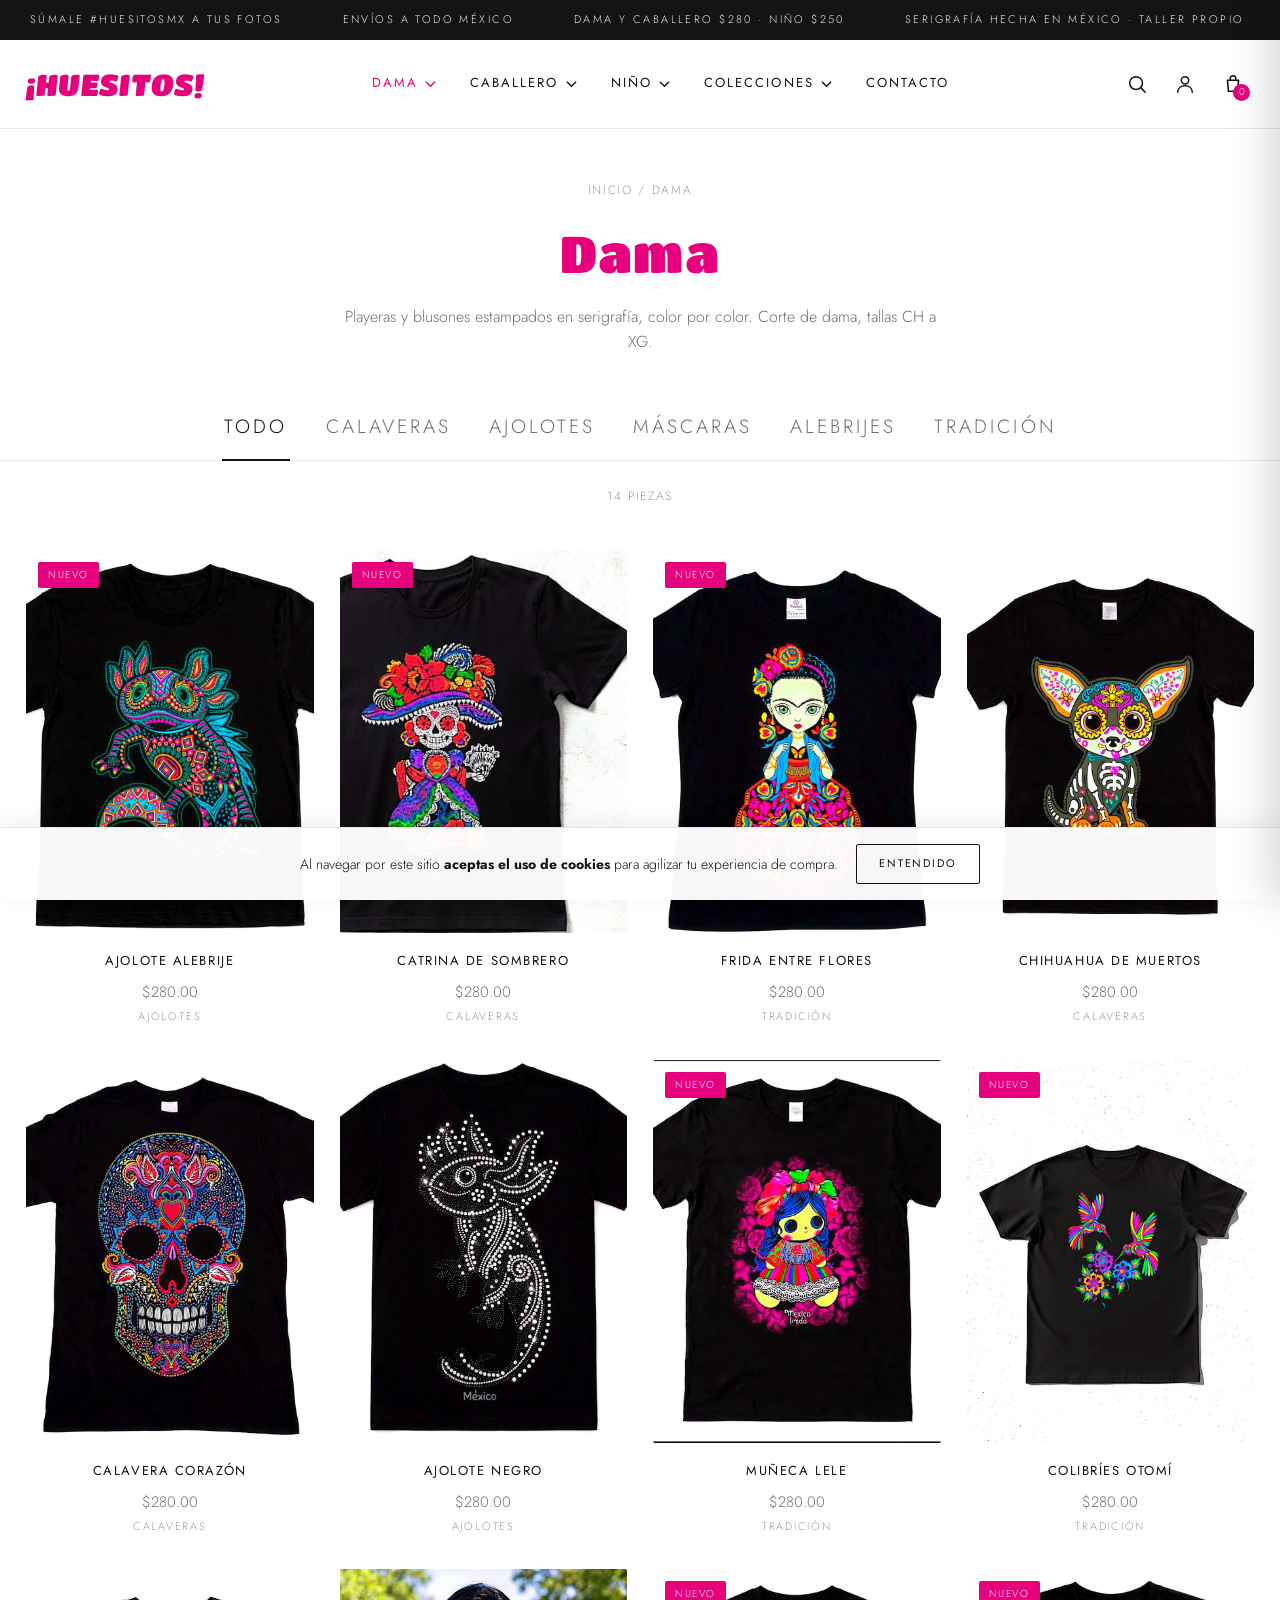
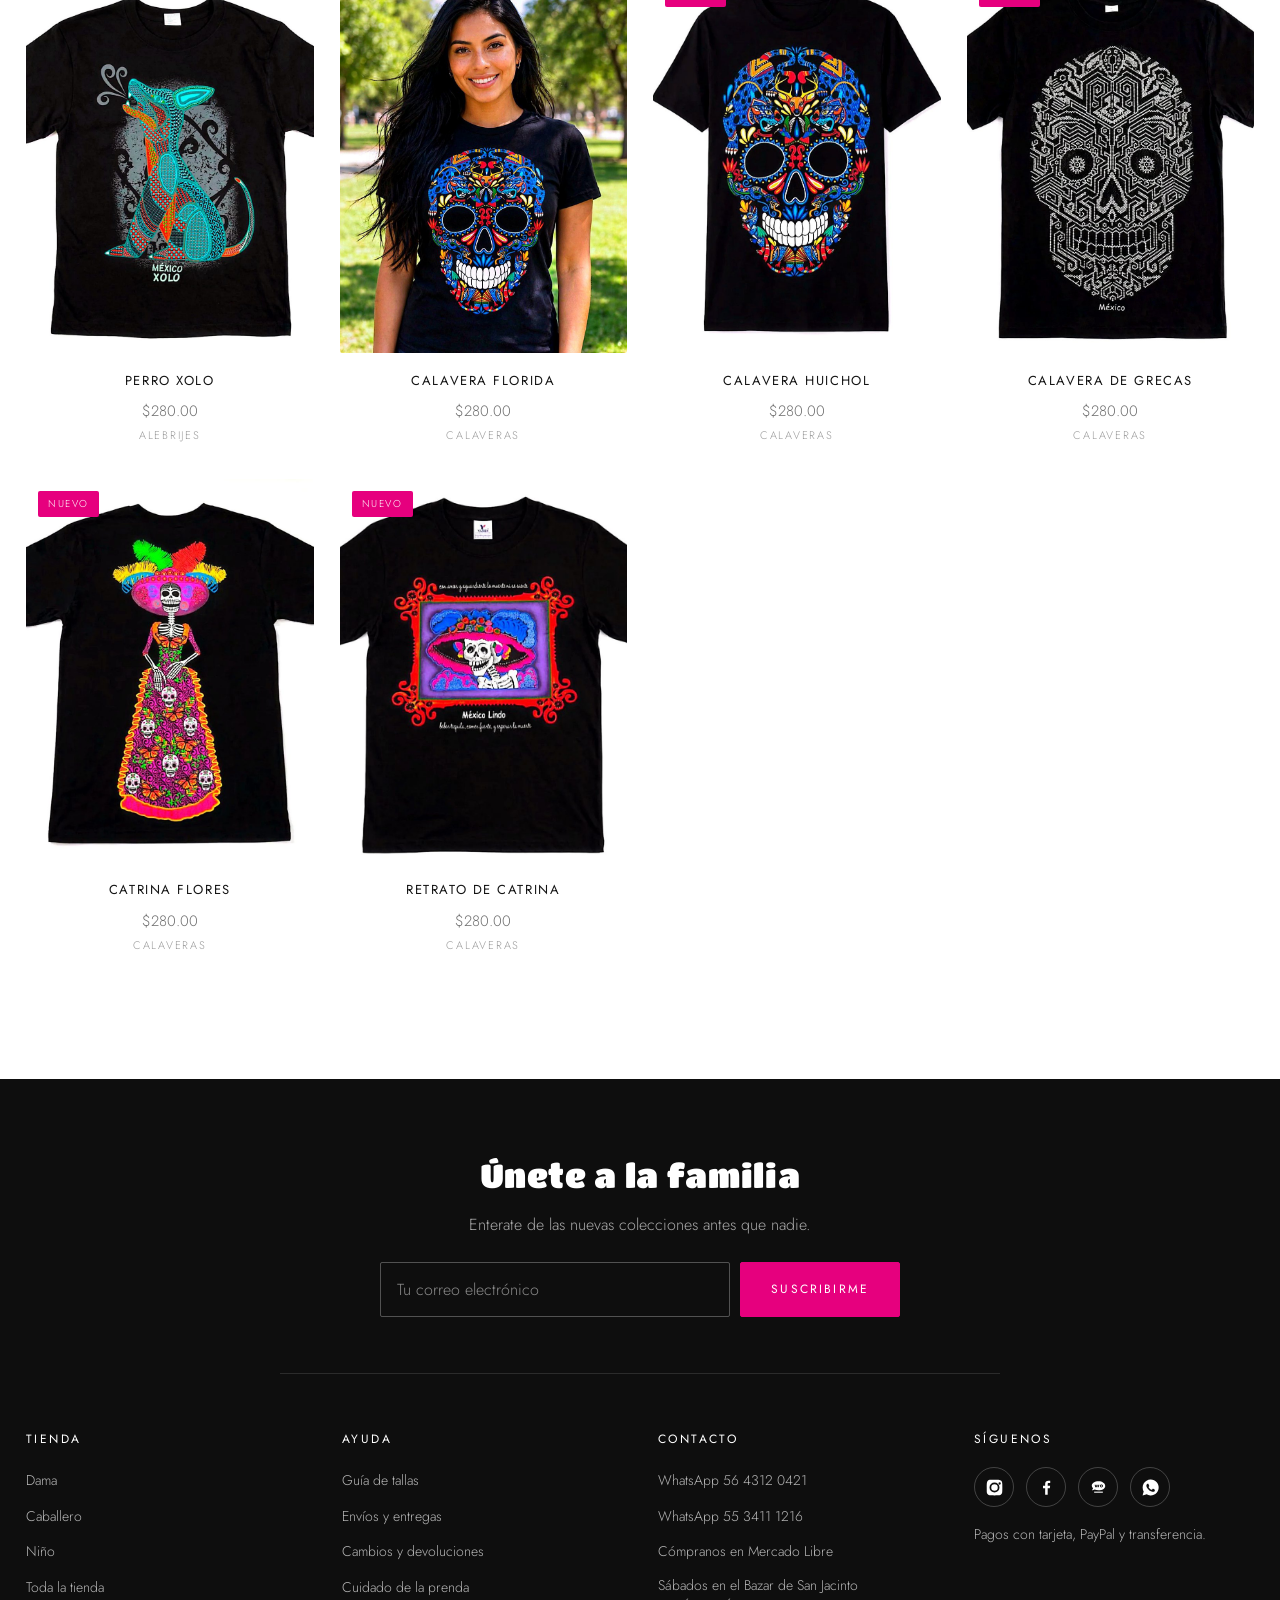
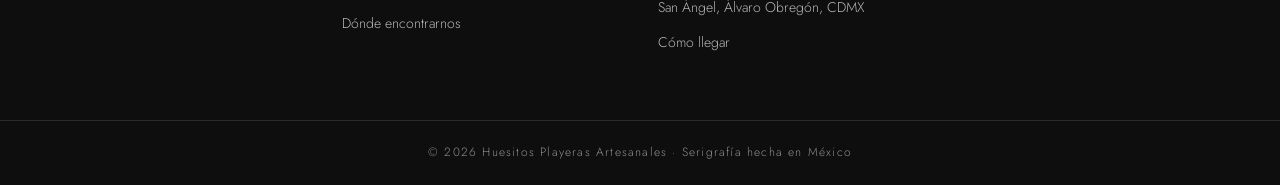
<file: dama.html>
<!DOCTYPE html>
<html lang="es">
<head>
<meta charset="utf-8">
<meta name="viewport" content="width=device-width, initial-scale=1">
<title>Dama · Huesitos</title>
<meta name="description" content="Playeras artesanales Huesitos para dama: calaveras, ajolotes, máscaras, alebrijes y tradición mexicana. Estampadas en serigrafía, todas a $280.">
<link rel="icon" href="assets/favicon.svg" type="image/svg+xml">
<link rel="apple-touch-icon" href="assets/favicon.svg">
<meta name="theme-color" content="#e6007e">
<link rel="canonical" href="https://eleonardonaranjo-afk.github.io/playeras-huesiitos/dama.html">

<meta property="og:type" content="website">
<meta property="og:site_name" content="Huesitos Playeras Artesanales">
<meta property="og:locale" content="es_MX">
<meta property="og:title" content="Dama | Huesitos">
<meta property="og:description" content="Playeras artesanales de corte dama. Calaveras, ajolotes, máscaras, alebrijes y tradición mexicana a $280.">
<meta property="og:url" content="https://eleonardonaranjo-afk.github.io/playeras-huesiitos/dama.html">
<meta property="og:image" content="https://eleonardonaranjo-afk.github.io/playeras-huesiitos/assets/og.jpg">
<meta property="og:image:width" content="1200">
<meta property="og:image:height" content="630">
<meta property="og:image:alt" content="Playeras artesanales Huesitos">

<meta name="twitter:card" content="summary_large_image">
<meta name="twitter:title" content="Dama | Huesitos">
<meta name="twitter:description" content="Playeras artesanales de corte dama. Calaveras, ajolotes, máscaras, alebrijes y tradición mexicana a $280.">
<meta name="twitter:image" content="https://eleonardonaranjo-afk.github.io/playeras-huesiitos/assets/og.jpg">

<link rel="preconnect" href="https://fonts.googleapis.com">
<link rel="preconnect" href="https://fonts.gstatic.com" crossorigin>
<link href="https://fonts.googleapis.com/css2?family=Jost:wght@200;300;400;500&family=Titan+One&display=swap" rel="stylesheet">
<link rel="stylesheet" href="styles.css">
</head>
<body>
<a class="saltar" href="#contenido">Saltar al contenido</a>


<!-- ============ SÍMBOLOS SVG ============ -->
<svg width="0" height="0" style="position:absolute" aria-hidden="true">
  <symbol id="tee" viewBox="0 0 300 340">
    <path fill="currentColor" d="M112 18 L58 40 L8 96 L54 142 L74 122 V332 H226 V122 L246 142 L292 96 L242 40 L188 18 C182 46 118 46 112 18 Z"/>
    <path fill="none" stroke="rgba(0,0,0,.22)" stroke-width="2.5" d="M112 18 C118 46 182 46 188 18"/>
    <g transform="translate(150 198) scale(.6)" fill="none" stroke="var(--motivo,#ffffff)" stroke-width="5" stroke-linejoin="round">
      <path d="M0,-95 C52,-95 88,-58 88,-12 C88,16 76,36 60,50 C56,68 46,82 28,88 L-28,88 C-46,82 -56,68 -60,50 C-76,36 -88,16 -88,-12 C-88,-58 -52,-95 0,-95 Z"/>
      <ellipse cx="-36" cy="-16" rx="24" ry="27"/>
      <ellipse cx="36" cy="-16" rx="24" ry="27"/>
      <path d="M0,10 L-11,30 L0,38 L11,30 Z"/>
      <path d="M-34,58 H34 M-20,58 V76 M0,58 V78 M20,58 V76"/>
      <path d="M-58,-52 Q0,-72 58,-52"/>
      <circle cx="0" cy="-62" r="9"/>
      <circle cx="-36" cy="-16" r="10" fill="var(--motivo,#ffffff)" stroke="none"/>
      <circle cx="36" cy="-16" r="10" fill="var(--motivo,#ffffff)" stroke="none"/>
      <circle cx="-62" cy="24" r="6"/>
      <circle cx="62" cy="24" r="6"/>
    </g>
  </symbol>
</svg>

<!-- ============ MARQUESINA ============ -->
<div class="avisos">
  <div class="avisos__pista" id="pista-avisos">
    <a href="https://www.instagram.com/playeras.huesitos/" target="_blank" rel="noopener">SÚMALE #HUESITOSMX A TUS FOTOS</a>
    <a href="index.html#ayuda">ENVÍOS A TODO MÉXICO</a>
    <a href="tienda.html">DAMA Y CABALLERO $280 · NIÑO $250</a>
    <a href="index.html#nosotros">SERIGRAFÍA HECHA EN MÉXICO · TALLER PROPIO</a>
  </div>
</div>

<!-- ============ ENCABEZADO ============ -->
<header class="cabecera" id="cabecera">
  <div class="cabecera__fila">

    <button class="icono hamburguesa" id="btn-menu" aria-label="Abrir menú" aria-expanded="false">
      <svg viewBox="0 0 24 24" fill="none" stroke="currentColor" stroke-width="1.8" stroke-linecap="round">
        <path d="M3 6h18M3 12h18M3 18h18"/>
      </svg>
    </button>

    <a class="logo" href="index.html"><span>¡HUESITOS!</span></a>

    <nav class="nav" id="nav" aria-label="Principal">
      <ul class="nav__lista">

        <li class="nav__item">
          <a class="nav__enlace activo" href="dama.html">Dama
            <svg class="nav__flecha" viewBox="0 0 12 8" fill="none" stroke="currentColor" stroke-width="1.6"><path d="M1 1.5 6 6.5 11 1.5"/></svg>
          </a>
          <div class="desplegable">
            <a href="dama.html">Todo dama</a>
            <a href="dama.html#calaveras">Calaveras</a>
            <a href="dama.html#ajolotes">Ajolotes</a>
            <a href="dama.html#mascaras">Máscaras</a>
            <a href="dama.html#alebrijes">Alebrijes</a>
          </div>
        </li>

        <li class="nav__item">
          <a class="nav__enlace" href="caballero.html">Caballero
            <svg class="nav__flecha" viewBox="0 0 12 8" fill="none" stroke="currentColor" stroke-width="1.6"><path d="M1 1.5 6 6.5 11 1.5"/></svg>
          </a>
          <div class="desplegable">
            <a href="caballero.html">Todo caballero</a>
            <a href="caballero.html#calaveras">Calaveras</a>
            <a href="caballero.html#ajolotes">Ajolotes</a>
            <a href="caballero.html#mascaras">Máscaras</a>
            <a href="caballero.html#alebrijes">Alebrijes</a>
          </div>
        </li>

        <li class="nav__item">
          <a class="nav__enlace" href="nino.html">Niño
            <svg class="nav__flecha" viewBox="0 0 12 8" fill="none" stroke="currentColor" stroke-width="1.6"><path d="M1 1.5 6 6.5 11 1.5"/></svg>
          </a>
          <div class="desplegable">
            <a href="nino.html">Todo niño</a>
            <a href="nino.html#calaveras">Calaveras</a>
            <a href="nino.html#ajolotes">Ajolotes</a>
            <a href="nino.html#mascaras">Máscaras</a>
            <a href="nino.html#alebrijes">Alebrijes</a>
          </div>
        </li>

        <li class="nav__item">
          <a class="nav__enlace" href="index.html#colecciones">Colecciones
            <svg class="nav__flecha" viewBox="0 0 12 8" fill="none" stroke="currentColor" stroke-width="1.6"><path d="M1 1.5 6 6.5 11 1.5"/></svg>
          </a>
          <div class="desplegable">
            <a href="tienda.html">Todas las piezas</a>
            <a href="index.html#calaveras">Calaveras</a>
            <a href="index.html#ajolotes">Ajolotes</a>
            <a href="index.html#mascaras">Máscaras</a>
            <a href="index.html#alebrijes">Alebrijes</a>
          </div>
        </li>

        <li class="nav__item">
          <a class="nav__enlace" href="index.html#nosotros">Contacto</a>
        </li>

      </ul>

    </nav>

    <div class="utilidades">
      <button class="icono" id="btn-buscar" aria-label="Buscar" aria-expanded="false">
        <svg viewBox="0 0 24 24" fill="none" stroke="currentColor" stroke-width="1.7" stroke-linecap="round">
          <circle cx="11" cy="11" r="7"/><path d="M16.5 16.5 21 21"/>
        </svg>
      </button>
      <a class="icono" href="index.html#nosotros" aria-label="Contacto y atención">
        <svg viewBox="0 0 24 24" fill="none" stroke="currentColor" stroke-width="1.7" stroke-linecap="round">
          <circle cx="12" cy="8" r="4"/><path d="M4 21c0-4.4 3.6-7 8-7s8 2.6 8 7"/>
        </svg>
      </a>
      <button class="icono" id="btn-carrito" aria-label="Carrito">
        <svg viewBox="0 0 24 24" fill="none" stroke="currentColor" stroke-width="1.7" stroke-linecap="round" stroke-linejoin="round">
          <path d="M6 8h12l-1 12H7L6 8Z"/><path d="M9 8V6a3 3 0 0 1 6 0v2"/>
        </svg>
        <span class="contador" id="contador-carrito">0</span>
      </button>
    </div>

  </div>

  <div class="buscador" id="caja-buscar">
    <form onsubmit="return false">
      <input type="search" placeholder="¿Qué playera buscas?" aria-label="Buscar productos">
      <button class="boton boton--linea" type="submit">Buscar</button>
    </form>
    <div class="resultados" id="resultados" aria-live="polite" aria-atomic="false"></div>
  </div>
</header>
<span id="contenido" tabindex="-1"></span>
<noscript>
  <p class="aviso-js">
    Tu navegador tiene JavaScript desactivado, así que el catálogo no puede mostrarse.
    Actívalo para ver las piezas y los precios, o escríbenos por WhatsApp al
    <a href="https://wa.me/525643120421">56 4312 0421</a> y te mandamos las fotos.
    Dama y caballero cuestan $280, y niño $250.
  </p>
</noscript>


<!-- ============ CABECERA DE CATEGORÍA ============ -->
<div class="encabezado-cat">
  <p class="migas"><a href="index.html">Inicio</a> / Dama</p>
  <h1>Dama</h1>
  <p>Playeras y blusones estampados en serigrafía, color por color. Corte de dama, tallas CH a XG.</p>
</div>

<div class="pestanas" role="tablist" aria-label="Filtrar colección">
  <button class="pestana pestana-cat" role="tab" aria-selected="true"  data-coleccion="todo">Todo</button>
  <button class="pestana pestana-cat" role="tab" aria-selected="false" data-coleccion="calaveras">Calaveras</button>
  <button class="pestana pestana-cat" role="tab" aria-selected="false" data-coleccion="ajolotes">Ajolotes</button>
  <button class="pestana pestana-cat" role="tab" aria-selected="false" data-coleccion="mascaras">Máscaras</button>
  <button class="pestana pestana-cat" role="tab" aria-selected="false" data-coleccion="alebrijes">Alebrijes</button>
  <button class="pestana pestana-cat" role="tab" aria-selected="false" data-coleccion="tradicion">Tradición</button>
</div>

<p class="migas centrado" id="cuenta-productos" style="margin:26px 0 0"></p>

<div class="rejilla" id="rejilla-categoria" data-seccion="dama"></div>

<!-- ============ PIE ============ -->
<footer class="pie">

  <div class="pie__boletin">
    <h2>Únete a la familia</h2>
    <p>Enterate de las nuevas colecciones antes que nadie.</p>
    <form onsubmit="return false">
      <input type="email" placeholder="Tu correo electrónico" aria-label="Tu correo electrónico" required>
      <button class="boton" type="submit">Suscribirme</button>
    </form>
  </div>

  <div class="pie__columnas">
    <div>
      <h3>Tienda</h3>
      <ul>
        <li><a href="dama.html">Dama</a></li>
        <li><a href="caballero.html">Caballero</a></li>
        <li><a href="nino.html">Niño</a></li>
        <li><a href="tienda.html">Toda la tienda</a></li>
      </ul>
    </div>
    <div>
      <h3>Ayuda</h3>
      <ul>
        <li><a href="index.html#ayuda">Guía de tallas</a></li>
        <li><a href="index.html#ayuda">Envíos y entregas</a></li>
        <li><a href="index.html#ayuda">Cambios y devoluciones</a></li>
        <li><a href="index.html#ayuda">Cuidado de la prenda</a></li>
        <li><a href="index.html#donde">Dónde encontrarnos</a></li>
      </ul>
    </div>
    <div>
      <h3>Contacto</h3>
      <ul>
        <li><a href="https://wa.me/525643120421" target="_blank" rel="noopener">WhatsApp 56 4312 0421</a></li>
        <li><a href="https://wa.me/525534111216" target="_blank" rel="noopener">WhatsApp 55 3411 1216</a></li>
        <li><a href="https://articulo.mercadolibre.com.mx/MLM-3304596441" target="_blank" rel="noopener">Cómpranos en Mercado Libre</a></li>
        <li><p>Sábados en el Bazar de San Jacinto<br>San Ángel, Álvaro Obregón, CDMX</p></li>
        <li><a href="https://www.google.com/maps/search/?api=1&amp;query=Bazar%20S%C3%A1bado%2C%20Plaza%20San%20Jacinto%2C%20San%20%C3%81ngel%2C%20%C3%81lvaro%20Obreg%C3%B3n%2C%20CDMX" target="_blank" rel="noopener">Cómo llegar</a></li>
      </ul>
    </div>
    <div>
      <h3>Síguenos</h3>
      <div class="redes">
        <a href="https://www.instagram.com/playeras.huesitos/" target="_blank" rel="noopener" aria-label="Instagram">
          <svg viewBox="0 0 24 24"><path d="M12 2.2c3.2 0 3.6 0 4.9.07 1.2.06 1.8.25 2.2.42.6.22 1 .48 1.4.9.4.4.7.8.9 1.4.2.4.4 1 .4 2.2.1 1.3.1 1.7.1 4.9s0 3.6-.1 4.9c0 1.2-.2 1.8-.4 2.2-.2.6-.5 1-.9 1.4-.4.4-.8.7-1.4.9-.4.2-1 .4-2.2.4-1.3.1-1.7.1-4.9.1s-3.6 0-4.9-.1c-1.2 0-1.8-.2-2.2-.4-.6-.2-1-.5-1.4-.9-.4-.4-.7-.8-.9-1.4-.2-.4-.4-1-.4-2.2C2.2 15.6 2.2 15.2 2.2 12s0-3.6.1-4.9c0-1.2.2-1.8.4-2.2.2-.6.5-1 .9-1.4.4-.4.8-.7 1.4-.9.4-.2 1-.4 2.2-.4C8.4 2.2 8.8 2.2 12 2.2Zm0 3.5A6.3 6.3 0 1 0 18.3 12 6.3 6.3 0 0 0 12 5.7Zm0 10.4A4.1 4.1 0 1 1 16.1 12 4.1 4.1 0 0 1 12 16.1Zm6.5-10.6a1.47 1.47 0 1 0 1.47 1.47A1.47 1.47 0 0 0 18.5 5.5Z"/></svg>
        </a>
        <a href="https://www.facebook.com/search/top?q=huesitos%20playeras%20artesanales" target="_blank" rel="noopener" aria-label="Facebook">
          <svg viewBox="0 0 24 24"><path d="M13.5 21v-8h2.7l.4-3.1h-3.1V7.9c0-.9.25-1.5 1.55-1.5H16.7V3.6a21 21 0 0 0-2.4-.12c-2.4 0-4 1.46-4 4.14V9.9H7.6V13h2.7v8Z"/></svg>
        </a>
        <a href="https://articulo.mercadolibre.com.mx/MLM-3304596441" target="_blank" rel="noopener" aria-label="Mercado Libre">
          <svg viewBox="0 0 24 24"><path d="M12 4.2c-4.7 0-8.5 2.5-8.5 5.6 0 1.2.6 2.3 1.6 3.2-.2.9-.7 1.8-1.5 2.5 1.4.1 2.6-.3 3.5-.9 1.4.6 3.1 1 4.9 1 4.7 0 8.5-2.5 8.5-5.6S16.7 4.2 12 4.2Zm-4 7.6-.9-3.4h1.3l.5 2.2.6-2.2h1.2l.6 2.2.5-2.2h1.3l-.9 3.4h-1.3l-.6-2.2-.6 2.2Zm7.7.1c-1.1 0-1.9-.7-1.9-1.8s.8-1.8 1.9-1.8 1.9.7 1.9 1.8-.8 1.8-1.9 1.8Zm0-2.7c-.5 0-.8.4-.8.9s.3.9.8.9.8-.4.8-.9-.3-.9-.8-.9Z"/><path d="M6.5 17.2h11v1.4h-11Z"/></svg>
        </a>
        <a href="https://wa.me/525643120421" target="_blank" rel="noopener" aria-label="WhatsApp">
          <svg viewBox="0 0 24 24"><path d="M12 2a10 10 0 0 0-8.6 15L2 22l5.2-1.4A10 10 0 1 0 12 2Zm5.6 14.1c-.24.66-1.4 1.3-1.9 1.34-.5.05-.96.24-3.24-.68-2.73-1.1-4.44-3.9-4.57-4.08-.13-.18-1.08-1.44-1.08-2.75 0-1.3.68-1.95.93-2.22.24-.26.53-.33.7-.33h.5c.16 0 .38-.06.6.46.22.53.75 1.84.82 1.97.07.13.11.29.02.47-.09.18-.13.29-.26.44l-.4.46c-.13.13-.27.28-.11.55.15.26.68 1.12 1.46 1.82 1 .89 1.85 1.17 2.11 1.3.26.14.42.12.57-.07.16-.18.66-.77.84-1.03.17-.27.35-.22.58-.13.24.09 1.53.72 1.79.85.26.13.43.2.5.31.06.11.06.63-.18 1.29Z"/></svg>
        </a>
      </div>
      <p style="margin-top:16px">Pagos con tarjeta, PayPal y transferencia.</p>
    </div>
  </div>

  <div class="pie__legal">© 2026 Huesitos Playeras Artesanales · Serigrafía hecha en México</div>
</footer>

<!-- ============ COOKIES ============ -->
<div class="cookies" id="cookies">
  <span>Al navegar por este sitio <b>aceptas el uso de cookies</b> para agilizar tu experiencia de compra.</span>
  <button class="boton boton--linea" id="btn-cookies">Entendido</button>
</div>

<!-- ============ CARRITO ============ -->
<div class="carrito-fondo" id="carrito-fondo"></div>

<aside class="carrito" id="carrito" role="dialog" aria-modal="true" aria-hidden="true" aria-label="Tu carrito">
  <div class="carrito__cabeza">
    <h2>Tu carrito</h2>
    <button class="carrito__cerrar" id="carrito-cerrar" type="button" aria-label="Cerrar carrito">&times;</button>
  </div>

  <div class="carrito__lista" id="carrito-lista"></div>

  <div class="carrito__pie">
    <p class="carrito__total"><span>Total</span><b id="carrito-total">$0.00</b></p>
    <a class="boton" id="carrito-whatsapp" href="#" target="_blank" rel="noopener">Pedir por WhatsApp</a>
    <button class="boton boton--linea" id="carrito-vaciar" type="button">Vaciar carrito</button>
    <p class="carrito__nota">Te contestamos por WhatsApp para confirmar tallas, envío y forma de pago.</p>
  </div>
</aside>

<script src="script.js"></script>
</body>
</html>
</file>
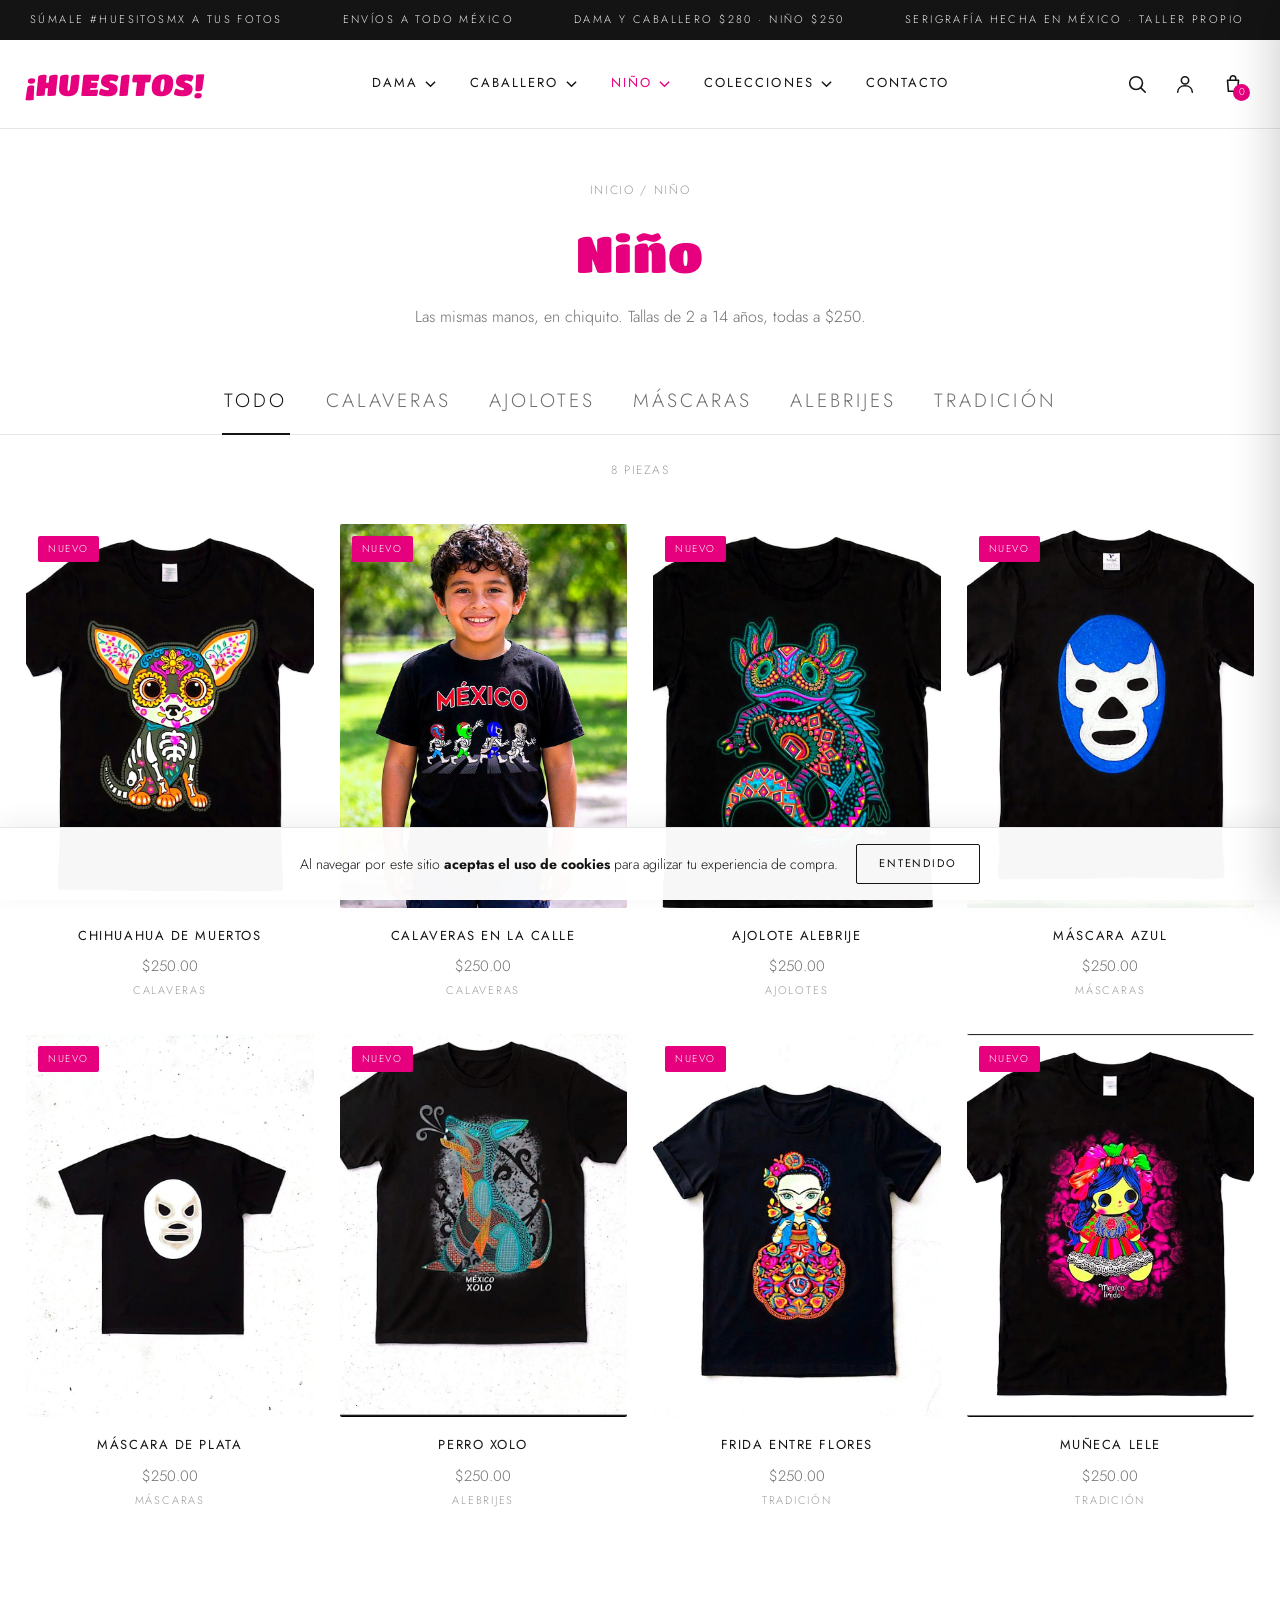
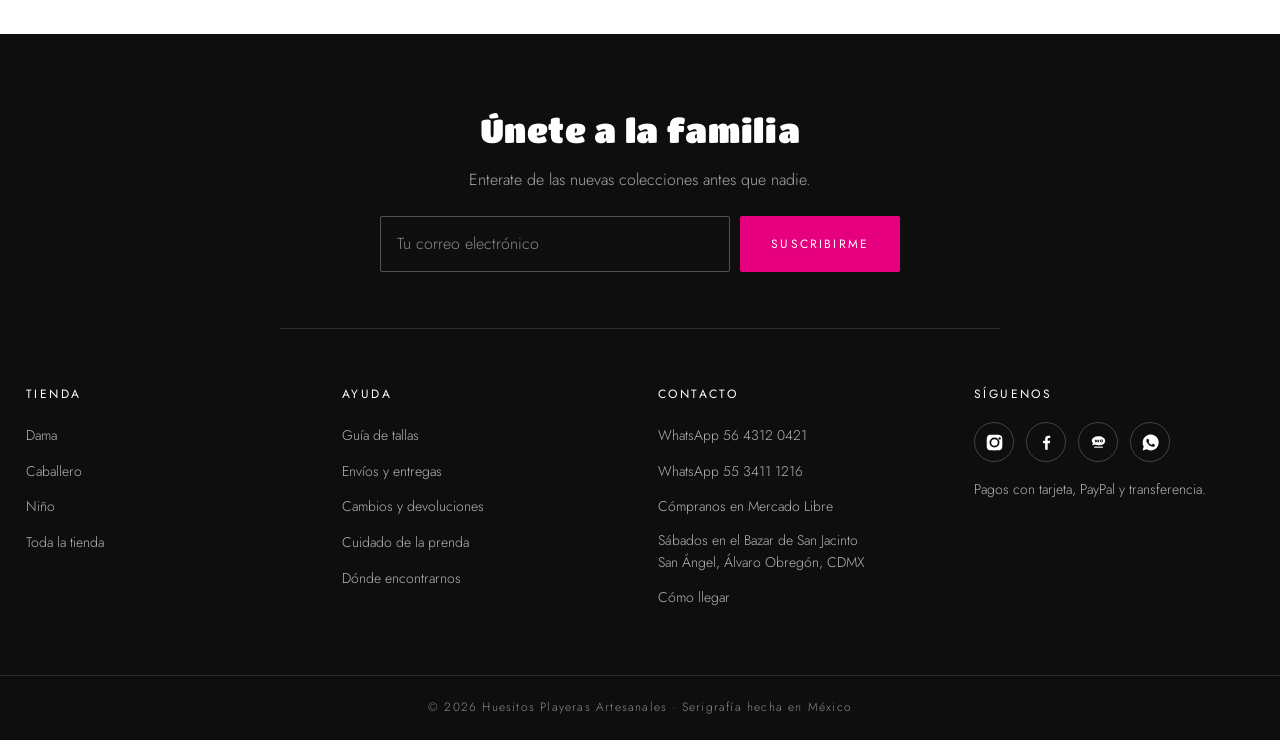
<file: nino.html>
<!DOCTYPE html>
<html lang="es">
<head>
<meta charset="utf-8">
<meta name="viewport" content="width=device-width, initial-scale=1">
<title>Niño · Huesitos</title>
<meta name="description" content="Playeras Huesitos para niño estampadas en serigrafía: calaveras, ajolotes, máscaras, alebrijes y tradición. Tallas de 2 a 14 años, todas a $250.">
<link rel="icon" href="assets/favicon.svg" type="image/svg+xml">
<link rel="apple-touch-icon" href="assets/favicon.svg">
<meta name="theme-color" content="#e6007e">
<link rel="canonical" href="https://eleonardonaranjo-afk.github.io/playeras-huesiitos/nino.html">

<meta property="og:type" content="website">
<meta property="og:site_name" content="Huesitos Playeras Artesanales">
<meta property="og:locale" content="es_MX">
<meta property="og:title" content="Niño | Huesitos">
<meta property="og:description" content="Playeras artesanales para niño, tallas 4 a 14. Las mismas manos, en chiquito.">
<meta property="og:url" content="https://eleonardonaranjo-afk.github.io/playeras-huesiitos/nino.html">
<meta property="og:image" content="https://eleonardonaranjo-afk.github.io/playeras-huesiitos/assets/og.jpg">
<meta property="og:image:width" content="1200">
<meta property="og:image:height" content="630">
<meta property="og:image:alt" content="Playeras artesanales Huesitos">

<meta name="twitter:card" content="summary_large_image">
<meta name="twitter:title" content="Niño | Huesitos">
<meta name="twitter:description" content="Playeras artesanales para niño, tallas 4 a 14. Las mismas manos, en chiquito.">
<meta name="twitter:image" content="https://eleonardonaranjo-afk.github.io/playeras-huesiitos/assets/og.jpg">

<link rel="preconnect" href="https://fonts.googleapis.com">
<link rel="preconnect" href="https://fonts.gstatic.com" crossorigin>
<link href="https://fonts.googleapis.com/css2?family=Jost:wght@200;300;400;500&family=Titan+One&display=swap" rel="stylesheet">
<link rel="stylesheet" href="styles.css">
</head>
<body>
<a class="saltar" href="#contenido">Saltar al contenido</a>


<!-- ============ SÍMBOLOS SVG ============ -->
<svg width="0" height="0" style="position:absolute" aria-hidden="true">
  <symbol id="tee" viewBox="0 0 300 340">
    <path fill="currentColor" d="M112 18 L58 40 L8 96 L54 142 L74 122 V332 H226 V122 L246 142 L292 96 L242 40 L188 18 C182 46 118 46 112 18 Z"/>
    <path fill="none" stroke="rgba(0,0,0,.22)" stroke-width="2.5" d="M112 18 C118 46 182 46 188 18"/>
    <g transform="translate(150 198) scale(.6)" fill="none" stroke="var(--motivo,#ffffff)" stroke-width="5" stroke-linejoin="round">
      <path d="M0,-95 C52,-95 88,-58 88,-12 C88,16 76,36 60,50 C56,68 46,82 28,88 L-28,88 C-46,82 -56,68 -60,50 C-76,36 -88,16 -88,-12 C-88,-58 -52,-95 0,-95 Z"/>
      <ellipse cx="-36" cy="-16" rx="24" ry="27"/>
      <ellipse cx="36" cy="-16" rx="24" ry="27"/>
      <path d="M0,10 L-11,30 L0,38 L11,30 Z"/>
      <path d="M-34,58 H34 M-20,58 V76 M0,58 V78 M20,58 V76"/>
      <path d="M-58,-52 Q0,-72 58,-52"/>
      <circle cx="0" cy="-62" r="9"/>
      <circle cx="-36" cy="-16" r="10" fill="var(--motivo,#ffffff)" stroke="none"/>
      <circle cx="36" cy="-16" r="10" fill="var(--motivo,#ffffff)" stroke="none"/>
      <circle cx="-62" cy="24" r="6"/>
      <circle cx="62" cy="24" r="6"/>
    </g>
  </symbol>
</svg>

<!-- ============ MARQUESINA ============ -->
<div class="avisos">
  <div class="avisos__pista" id="pista-avisos">
    <a href="https://www.instagram.com/playeras.huesitos/" target="_blank" rel="noopener">SÚMALE #HUESITOSMX A TUS FOTOS</a>
    <a href="index.html#ayuda">ENVÍOS A TODO MÉXICO</a>
    <a href="tienda.html">DAMA Y CABALLERO $280 · NIÑO $250</a>
    <a href="index.html#nosotros">SERIGRAFÍA HECHA EN MÉXICO · TALLER PROPIO</a>
  </div>
</div>

<!-- ============ ENCABEZADO ============ -->
<header class="cabecera" id="cabecera">
  <div class="cabecera__fila">

    <button class="icono hamburguesa" id="btn-menu" aria-label="Abrir menú" aria-expanded="false">
      <svg viewBox="0 0 24 24" fill="none" stroke="currentColor" stroke-width="1.8" stroke-linecap="round">
        <path d="M3 6h18M3 12h18M3 18h18"/>
      </svg>
    </button>

    <a class="logo" href="index.html"><span>¡HUESITOS!</span></a>

    <nav class="nav" id="nav" aria-label="Principal">
      <ul class="nav__lista">

        <li class="nav__item">
          <a class="nav__enlace" href="dama.html">Dama
            <svg class="nav__flecha" viewBox="0 0 12 8" fill="none" stroke="currentColor" stroke-width="1.6"><path d="M1 1.5 6 6.5 11 1.5"/></svg>
          </a>
          <div class="desplegable">
            <a href="dama.html">Todo dama</a>
            <a href="dama.html#calaveras">Calaveras</a>
            <a href="dama.html#ajolotes">Ajolotes</a>
            <a href="dama.html#mascaras">Máscaras</a>
            <a href="dama.html#alebrijes">Alebrijes</a>
          </div>
        </li>

        <li class="nav__item">
          <a class="nav__enlace" href="caballero.html">Caballero
            <svg class="nav__flecha" viewBox="0 0 12 8" fill="none" stroke="currentColor" stroke-width="1.6"><path d="M1 1.5 6 6.5 11 1.5"/></svg>
          </a>
          <div class="desplegable">
            <a href="caballero.html">Todo caballero</a>
            <a href="caballero.html#calaveras">Calaveras</a>
            <a href="caballero.html#ajolotes">Ajolotes</a>
            <a href="caballero.html#mascaras">Máscaras</a>
            <a href="caballero.html#alebrijes">Alebrijes</a>
          </div>
        </li>

        <li class="nav__item">
          <a class="nav__enlace activo" href="nino.html">Niño
            <svg class="nav__flecha" viewBox="0 0 12 8" fill="none" stroke="currentColor" stroke-width="1.6"><path d="M1 1.5 6 6.5 11 1.5"/></svg>
          </a>
          <div class="desplegable">
            <a href="nino.html">Todo niño</a>
            <a href="nino.html#calaveras">Calaveras</a>
            <a href="nino.html#ajolotes">Ajolotes</a>
            <a href="nino.html#mascaras">Máscaras</a>
            <a href="nino.html#alebrijes">Alebrijes</a>
          </div>
        </li>

        <li class="nav__item">
          <a class="nav__enlace" href="index.html#colecciones">Colecciones
            <svg class="nav__flecha" viewBox="0 0 12 8" fill="none" stroke="currentColor" stroke-width="1.6"><path d="M1 1.5 6 6.5 11 1.5"/></svg>
          </a>
          <div class="desplegable">
            <a href="tienda.html">Todas las piezas</a>
            <a href="index.html#calaveras">Calaveras</a>
            <a href="index.html#ajolotes">Ajolotes</a>
            <a href="index.html#mascaras">Máscaras</a>
            <a href="index.html#alebrijes">Alebrijes</a>
          </div>
        </li>

        <li class="nav__item">
          <a class="nav__enlace" href="index.html#nosotros">Contacto</a>
        </li>

      </ul>

    </nav>

    <div class="utilidades">
      <button class="icono" id="btn-buscar" aria-label="Buscar" aria-expanded="false">
        <svg viewBox="0 0 24 24" fill="none" stroke="currentColor" stroke-width="1.7" stroke-linecap="round">
          <circle cx="11" cy="11" r="7"/><path d="M16.5 16.5 21 21"/>
        </svg>
      </button>
      <a class="icono" href="index.html#nosotros" aria-label="Contacto y atención">
        <svg viewBox="0 0 24 24" fill="none" stroke="currentColor" stroke-width="1.7" stroke-linecap="round">
          <circle cx="12" cy="8" r="4"/><path d="M4 21c0-4.4 3.6-7 8-7s8 2.6 8 7"/>
        </svg>
      </a>
      <button class="icono" id="btn-carrito" aria-label="Carrito">
        <svg viewBox="0 0 24 24" fill="none" stroke="currentColor" stroke-width="1.7" stroke-linecap="round" stroke-linejoin="round">
          <path d="M6 8h12l-1 12H7L6 8Z"/><path d="M9 8V6a3 3 0 0 1 6 0v2"/>
        </svg>
        <span class="contador" id="contador-carrito">0</span>
      </button>
    </div>

  </div>

  <div class="buscador" id="caja-buscar">
    <form onsubmit="return false">
      <input type="search" placeholder="¿Qué playera buscas?" aria-label="Buscar productos">
      <button class="boton boton--linea" type="submit">Buscar</button>
    </form>
    <div class="resultados" id="resultados" aria-live="polite" aria-atomic="false"></div>
  </div>
</header>
<span id="contenido" tabindex="-1"></span>
<noscript>
  <p class="aviso-js">
    Tu navegador tiene JavaScript desactivado, así que el catálogo no puede mostrarse.
    Actívalo para ver las piezas y los precios, o escríbenos por WhatsApp al
    <a href="https://wa.me/525643120421">56 4312 0421</a> y te mandamos las fotos.
    Dama y caballero cuestan $280, y niño $250.
  </p>
</noscript>


<!-- ============ CABECERA DE CATEGORÍA ============ -->
<div class="encabezado-cat">
  <p class="migas"><a href="index.html">Inicio</a> / Niño</p>
  <h1>Niño</h1>
  <p>Las mismas manos, en chiquito. Tallas de 2 a 14 años, todas a $250.</p>
</div>

<div class="pestanas" role="tablist" aria-label="Filtrar colección">
  <button class="pestana pestana-cat" role="tab" aria-selected="true"  data-coleccion="todo">Todo</button>
  <button class="pestana pestana-cat" role="tab" aria-selected="false" data-coleccion="calaveras">Calaveras</button>
  <button class="pestana pestana-cat" role="tab" aria-selected="false" data-coleccion="ajolotes">Ajolotes</button>
  <button class="pestana pestana-cat" role="tab" aria-selected="false" data-coleccion="mascaras">Máscaras</button>
  <button class="pestana pestana-cat" role="tab" aria-selected="false" data-coleccion="alebrijes">Alebrijes</button>
  <button class="pestana pestana-cat" role="tab" aria-selected="false" data-coleccion="tradicion">Tradición</button>
</div>

<p class="migas centrado" id="cuenta-productos" style="margin:26px 0 0"></p>

<div class="rejilla" id="rejilla-categoria" data-seccion="nino"></div>

<!-- ============ PIE ============ -->
<footer class="pie">

  <div class="pie__boletin">
    <h2>Únete a la familia</h2>
    <p>Enterate de las nuevas colecciones antes que nadie.</p>
    <form onsubmit="return false">
      <input type="email" placeholder="Tu correo electrónico" aria-label="Tu correo electrónico" required>
      <button class="boton" type="submit">Suscribirme</button>
    </form>
  </div>

  <div class="pie__columnas">
    <div>
      <h3>Tienda</h3>
      <ul>
        <li><a href="dama.html">Dama</a></li>
        <li><a href="caballero.html">Caballero</a></li>
        <li><a href="nino.html">Niño</a></li>
        <li><a href="tienda.html">Toda la tienda</a></li>
      </ul>
    </div>
    <div>
      <h3>Ayuda</h3>
      <ul>
        <li><a href="index.html#ayuda">Guía de tallas</a></li>
        <li><a href="index.html#ayuda">Envíos y entregas</a></li>
        <li><a href="index.html#ayuda">Cambios y devoluciones</a></li>
        <li><a href="index.html#ayuda">Cuidado de la prenda</a></li>
        <li><a href="index.html#donde">Dónde encontrarnos</a></li>
      </ul>
    </div>
    <div>
      <h3>Contacto</h3>
      <ul>
        <li><a href="https://wa.me/525643120421" target="_blank" rel="noopener">WhatsApp 56 4312 0421</a></li>
        <li><a href="https://wa.me/525534111216" target="_blank" rel="noopener">WhatsApp 55 3411 1216</a></li>
        <li><a href="https://articulo.mercadolibre.com.mx/MLM-3304596441" target="_blank" rel="noopener">Cómpranos en Mercado Libre</a></li>
        <li><p>Sábados en el Bazar de San Jacinto<br>San Ángel, Álvaro Obregón, CDMX</p></li>
        <li><a href="https://www.google.com/maps/search/?api=1&amp;query=Bazar%20S%C3%A1bado%2C%20Plaza%20San%20Jacinto%2C%20San%20%C3%81ngel%2C%20%C3%81lvaro%20Obreg%C3%B3n%2C%20CDMX" target="_blank" rel="noopener">Cómo llegar</a></li>
      </ul>
    </div>
    <div>
      <h3>Síguenos</h3>
      <div class="redes">
        <a href="https://www.instagram.com/playeras.huesitos/" target="_blank" rel="noopener" aria-label="Instagram">
          <svg viewBox="0 0 24 24"><path d="M12 2.2c3.2 0 3.6 0 4.9.07 1.2.06 1.8.25 2.2.42.6.22 1 .48 1.4.9.4.4.7.8.9 1.4.2.4.4 1 .4 2.2.1 1.3.1 1.7.1 4.9s0 3.6-.1 4.9c0 1.2-.2 1.8-.4 2.2-.2.6-.5 1-.9 1.4-.4.4-.8.7-1.4.9-.4.2-1 .4-2.2.4-1.3.1-1.7.1-4.9.1s-3.6 0-4.9-.1c-1.2 0-1.8-.2-2.2-.4-.6-.2-1-.5-1.4-.9-.4-.4-.7-.8-.9-1.4-.2-.4-.4-1-.4-2.2C2.2 15.6 2.2 15.2 2.2 12s0-3.6.1-4.9c0-1.2.2-1.8.4-2.2.2-.6.5-1 .9-1.4.4-.4.8-.7 1.4-.9.4-.2 1-.4 2.2-.4C8.4 2.2 8.8 2.2 12 2.2Zm0 3.5A6.3 6.3 0 1 0 18.3 12 6.3 6.3 0 0 0 12 5.7Zm0 10.4A4.1 4.1 0 1 1 16.1 12 4.1 4.1 0 0 1 12 16.1Zm6.5-10.6a1.47 1.47 0 1 0 1.47 1.47A1.47 1.47 0 0 0 18.5 5.5Z"/></svg>
        </a>
        <a href="https://www.facebook.com/search/top?q=huesitos%20playeras%20artesanales" target="_blank" rel="noopener" aria-label="Facebook">
          <svg viewBox="0 0 24 24"><path d="M13.5 21v-8h2.7l.4-3.1h-3.1V7.9c0-.9.25-1.5 1.55-1.5H16.7V3.6a21 21 0 0 0-2.4-.12c-2.4 0-4 1.46-4 4.14V9.9H7.6V13h2.7v8Z"/></svg>
        </a>
        <a href="https://articulo.mercadolibre.com.mx/MLM-3304596441" target="_blank" rel="noopener" aria-label="Mercado Libre">
          <svg viewBox="0 0 24 24"><path d="M12 4.2c-4.7 0-8.5 2.5-8.5 5.6 0 1.2.6 2.3 1.6 3.2-.2.9-.7 1.8-1.5 2.5 1.4.1 2.6-.3 3.5-.9 1.4.6 3.1 1 4.9 1 4.7 0 8.5-2.5 8.5-5.6S16.7 4.2 12 4.2Zm-4 7.6-.9-3.4h1.3l.5 2.2.6-2.2h1.2l.6 2.2.5-2.2h1.3l-.9 3.4h-1.3l-.6-2.2-.6 2.2Zm7.7.1c-1.1 0-1.9-.7-1.9-1.8s.8-1.8 1.9-1.8 1.9.7 1.9 1.8-.8 1.8-1.9 1.8Zm0-2.7c-.5 0-.8.4-.8.9s.3.9.8.9.8-.4.8-.9-.3-.9-.8-.9Z"/><path d="M6.5 17.2h11v1.4h-11Z"/></svg>
        </a>
        <a href="https://wa.me/525643120421" target="_blank" rel="noopener" aria-label="WhatsApp">
          <svg viewBox="0 0 24 24"><path d="M12 2a10 10 0 0 0-8.6 15L2 22l5.2-1.4A10 10 0 1 0 12 2Zm5.6 14.1c-.24.66-1.4 1.3-1.9 1.34-.5.05-.96.24-3.24-.68-2.73-1.1-4.44-3.9-4.57-4.08-.13-.18-1.08-1.44-1.08-2.75 0-1.3.68-1.95.93-2.22.24-.26.53-.33.7-.33h.5c.16 0 .38-.06.6.46.22.53.75 1.84.82 1.97.07.13.11.29.02.47-.09.18-.13.29-.26.44l-.4.46c-.13.13-.27.28-.11.55.15.26.68 1.12 1.46 1.82 1 .89 1.85 1.17 2.11 1.3.26.14.42.12.57-.07.16-.18.66-.77.84-1.03.17-.27.35-.22.58-.13.24.09 1.53.72 1.79.85.26.13.43.2.5.31.06.11.06.63-.18 1.29Z"/></svg>
        </a>
      </div>
      <p style="margin-top:16px">Pagos con tarjeta, PayPal y transferencia.</p>
    </div>
  </div>

  <div class="pie__legal">© 2026 Huesitos Playeras Artesanales · Serigrafía hecha en México</div>
</footer>

<!-- ============ COOKIES ============ -->
<div class="cookies" id="cookies">
  <span>Al navegar por este sitio <b>aceptas el uso de cookies</b> para agilizar tu experiencia de compra.</span>
  <button class="boton boton--linea" id="btn-cookies">Entendido</button>
</div>

<!-- ============ CARRITO ============ -->
<div class="carrito-fondo" id="carrito-fondo"></div>

<aside class="carrito" id="carrito" role="dialog" aria-modal="true" aria-hidden="true" aria-label="Tu carrito">
  <div class="carrito__cabeza">
    <h2>Tu carrito</h2>
    <button class="carrito__cerrar" id="carrito-cerrar" type="button" aria-label="Cerrar carrito">&times;</button>
  </div>

  <div class="carrito__lista" id="carrito-lista"></div>

  <div class="carrito__pie">
    <p class="carrito__total"><span>Total</span><b id="carrito-total">$0.00</b></p>
    <a class="boton" id="carrito-whatsapp" href="#" target="_blank" rel="noopener">Pedir por WhatsApp</a>
    <button class="boton boton--linea" id="carrito-vaciar" type="button">Vaciar carrito</button>
    <p class="carrito__nota">Te contestamos por WhatsApp para confirmar tallas, envío y forma de pago.</p>
  </div>
</aside>

<script src="script.js"></script>
</body>
</html>
</file>
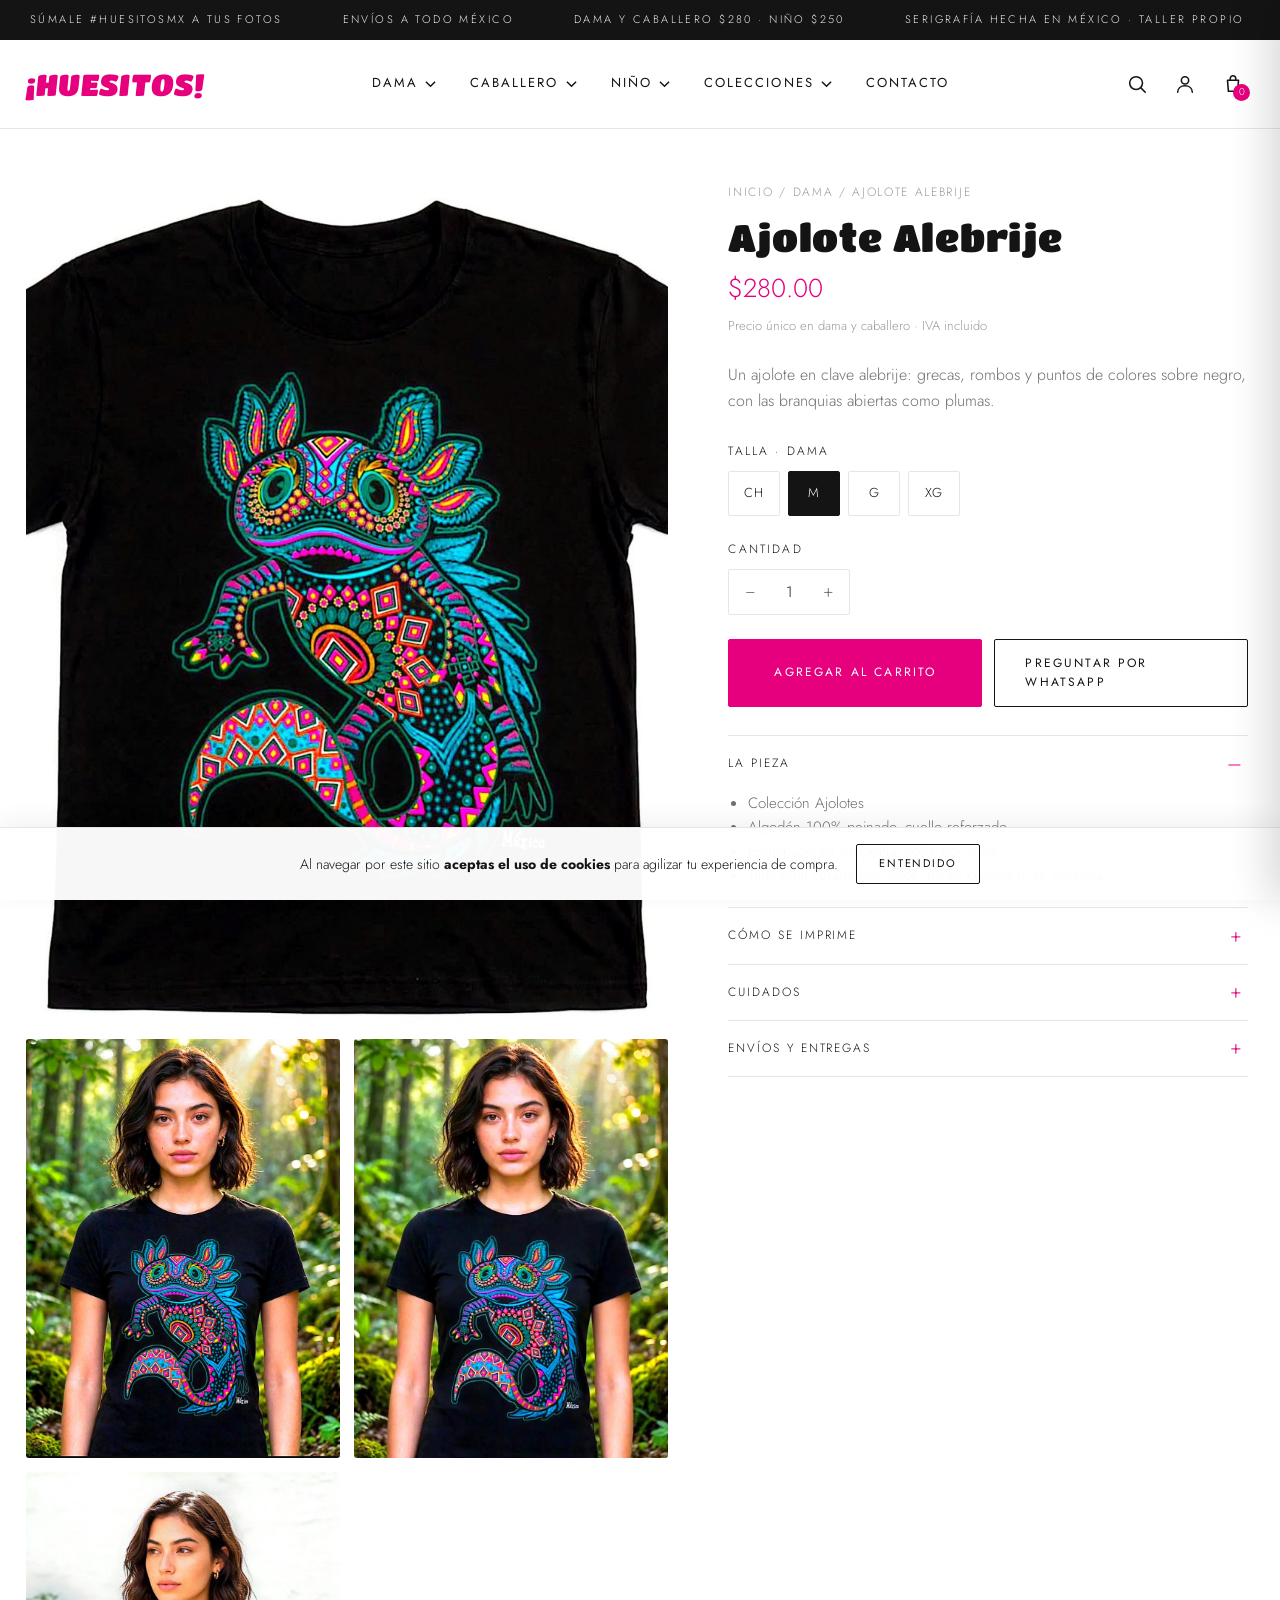
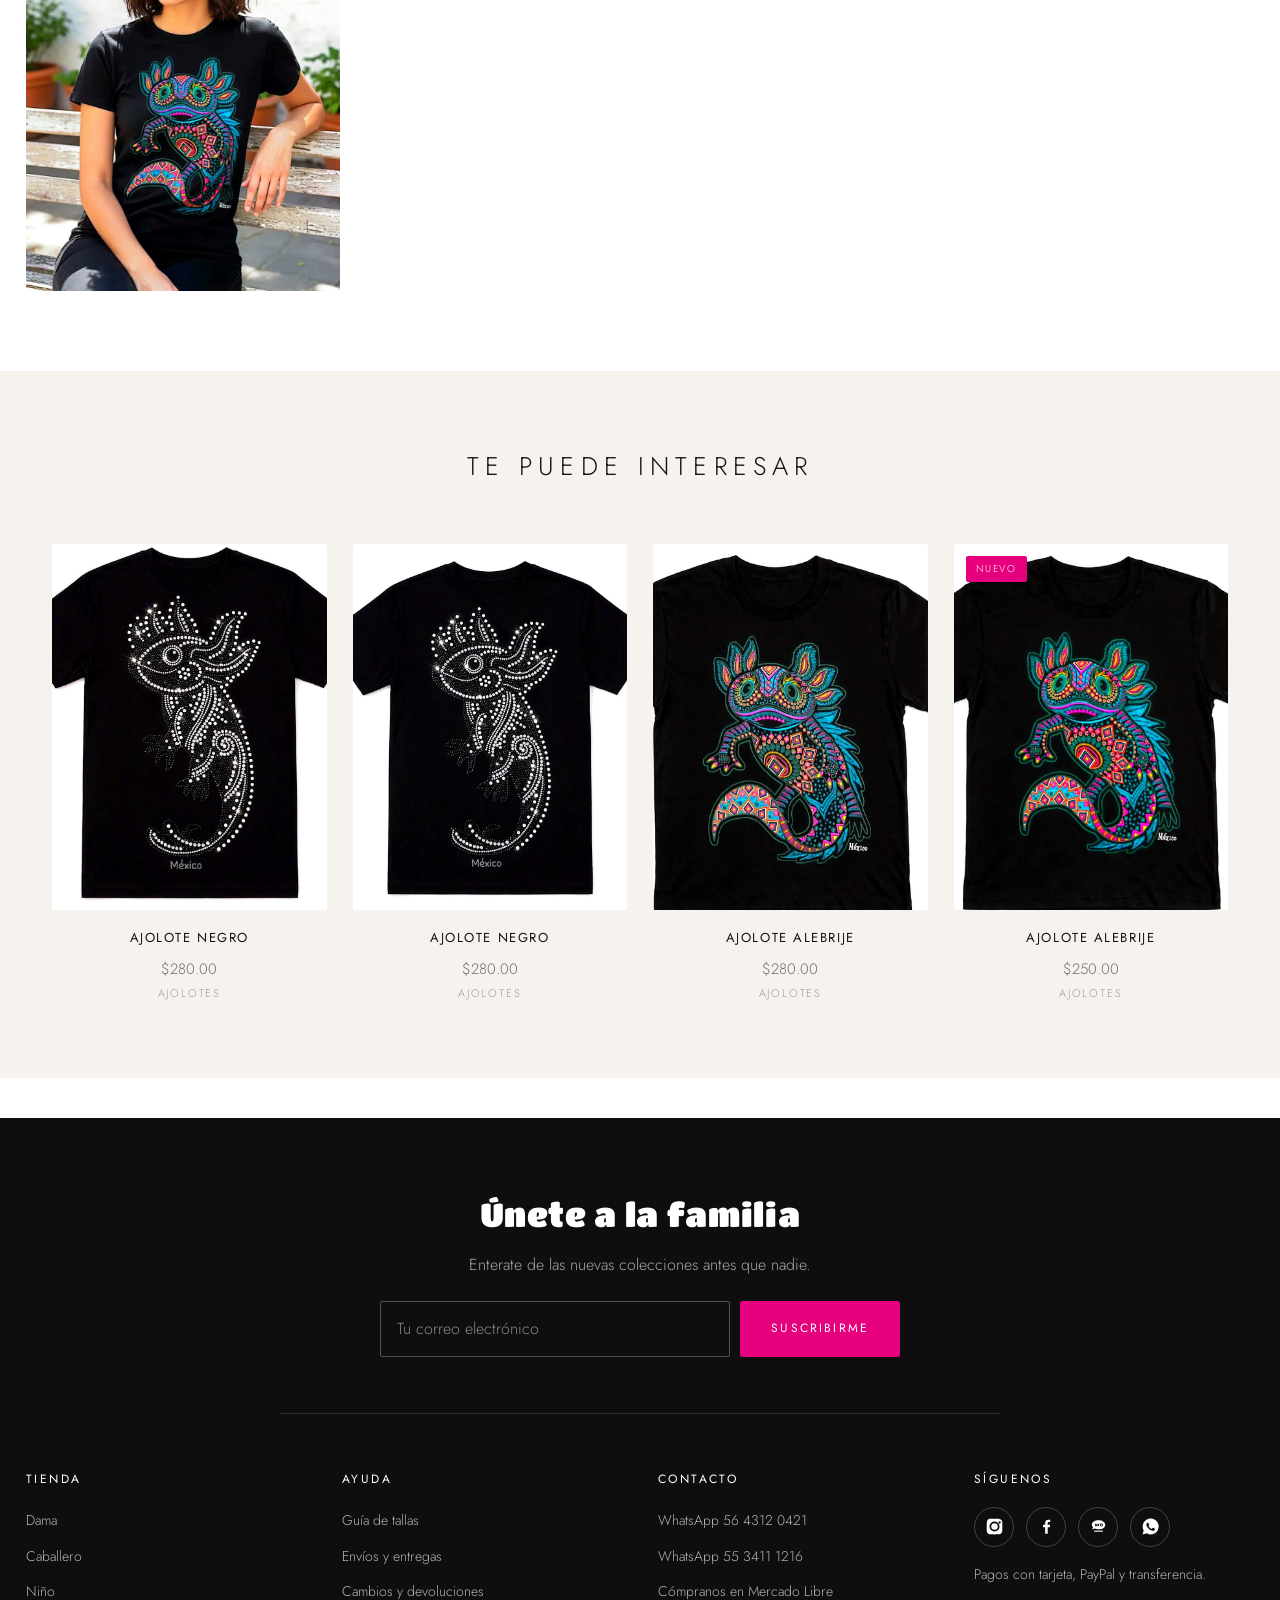
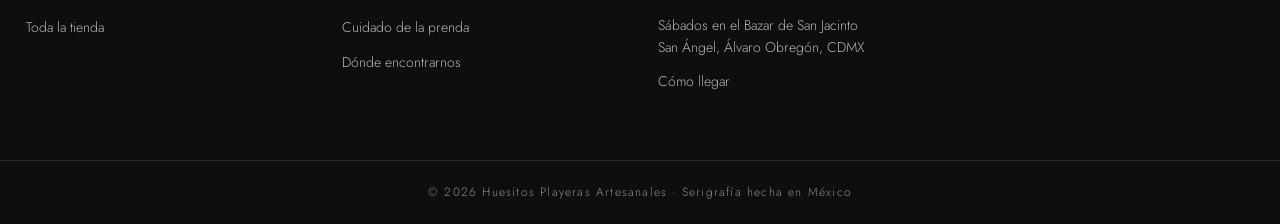
<file: producto.html>
<!DOCTYPE html>
<html lang="es">
<head>
<meta charset="utf-8">
<meta name="viewport" content="width=device-width, initial-scale=1">
<title>Producto · Huesitos</title>
<meta name="description" content="Playera Huesitos estampada en serigrafía en México.">
<link rel="icon" href="assets/favicon.svg" type="image/svg+xml">
<link rel="apple-touch-icon" href="assets/favicon.svg">
<meta name="theme-color" content="#e6007e">
<link rel="canonical" href="https://eleonardonaranjo-afk.github.io/playeras-huesiitos/producto.html">

<meta property="og:type" content="website">
<meta property="og:site_name" content="Huesitos Playeras Artesanales">
<meta property="og:locale" content="es_MX">
<meta property="og:title" content="Huesitos | Playeras Artesanales">
<meta property="og:description" content="Playera Huesitos estampada en serigrafía en México.">
<meta property="og:url" content="https://eleonardonaranjo-afk.github.io/playeras-huesiitos/producto.html">
<meta property="og:image" content="https://eleonardonaranjo-afk.github.io/playeras-huesiitos/assets/og.jpg">
<meta property="og:image:width" content="1200">
<meta property="og:image:height" content="630">
<meta property="og:image:alt" content="Playeras artesanales Huesitos">

<meta name="twitter:card" content="summary_large_image">
<meta name="twitter:title" content="Huesitos | Playeras Artesanales">
<meta name="twitter:description" content="Playera Huesitos estampada en serigrafía en México.">
<meta name="twitter:image" content="https://eleonardonaranjo-afk.github.io/playeras-huesiitos/assets/og.jpg">

<link rel="preconnect" href="https://fonts.googleapis.com">
<link rel="preconnect" href="https://fonts.gstatic.com" crossorigin>
<link href="https://fonts.googleapis.com/css2?family=Jost:wght@200;300;400;500&family=Titan+One&display=swap" rel="stylesheet">
<link rel="stylesheet" href="styles.css">
</head>
<body>
<a class="saltar" href="#contenido">Saltar al contenido</a>


<!-- ============ SÍMBOLOS SVG ============ -->
<svg width="0" height="0" style="position:absolute" aria-hidden="true">
  <symbol id="tee" viewBox="0 0 300 340">
    <path fill="currentColor" d="M112 18 L58 40 L8 96 L54 142 L74 122 V332 H226 V122 L246 142 L292 96 L242 40 L188 18 C182 46 118 46 112 18 Z"/>
    <path fill="none" stroke="rgba(0,0,0,.22)" stroke-width="2.5" d="M112 18 C118 46 182 46 188 18"/>
    <g transform="translate(150 198) scale(.6)" fill="none" stroke="var(--motivo,#ffffff)" stroke-width="5" stroke-linejoin="round">
      <path d="M0,-95 C52,-95 88,-58 88,-12 C88,16 76,36 60,50 C56,68 46,82 28,88 L-28,88 C-46,82 -56,68 -60,50 C-76,36 -88,16 -88,-12 C-88,-58 -52,-95 0,-95 Z"/>
      <ellipse cx="-36" cy="-16" rx="24" ry="27"/>
      <ellipse cx="36" cy="-16" rx="24" ry="27"/>
      <path d="M0,10 L-11,30 L0,38 L11,30 Z"/>
      <path d="M-34,58 H34 M-20,58 V76 M0,58 V78 M20,58 V76"/>
      <path d="M-58,-52 Q0,-72 58,-52"/>
      <circle cx="0" cy="-62" r="9"/>
      <circle cx="-36" cy="-16" r="10" fill="var(--motivo,#ffffff)" stroke="none"/>
      <circle cx="36" cy="-16" r="10" fill="var(--motivo,#ffffff)" stroke="none"/>
      <circle cx="-62" cy="24" r="6"/>
      <circle cx="62" cy="24" r="6"/>
    </g>
  </symbol>
</svg>

<!-- ============ MARQUESINA ============ -->
<div class="avisos">
  <div class="avisos__pista" id="pista-avisos">
    <a href="https://www.instagram.com/playeras.huesitos/" target="_blank" rel="noopener">SÚMALE #HUESITOSMX A TUS FOTOS</a>
    <a href="index.html#ayuda">ENVÍOS A TODO MÉXICO</a>
    <a href="tienda.html">DAMA Y CABALLERO $280 · NIÑO $250</a>
    <a href="index.html#nosotros">SERIGRAFÍA HECHA EN MÉXICO · TALLER PROPIO</a>
  </div>
</div>

<!-- ============ ENCABEZADO ============ -->
<header class="cabecera" id="cabecera">
  <div class="cabecera__fila">

    <button class="icono hamburguesa" id="btn-menu" aria-label="Abrir menú" aria-expanded="false">
      <svg viewBox="0 0 24 24" fill="none" stroke="currentColor" stroke-width="1.8" stroke-linecap="round">
        <path d="M3 6h18M3 12h18M3 18h18"/>
      </svg>
    </button>

    <a class="logo" href="index.html"><span>¡HUESITOS!</span></a>

    <nav class="nav" id="nav" aria-label="Principal">
      <ul class="nav__lista">

        <li class="nav__item">
          <a class="nav__enlace" href="dama.html">Dama
            <svg class="nav__flecha" viewBox="0 0 12 8" fill="none" stroke="currentColor" stroke-width="1.6"><path d="M1 1.5 6 6.5 11 1.5"/></svg>
          </a>
          <div class="desplegable">
            <a href="dama.html">Todo dama</a>
            <a href="dama.html#calaveras">Calaveras</a>
            <a href="dama.html#ajolotes">Ajolotes</a>
            <a href="dama.html#mascaras">Máscaras</a>
            <a href="dama.html#alebrijes">Alebrijes</a>
          </div>
        </li>

        <li class="nav__item">
          <a class="nav__enlace" href="caballero.html">Caballero
            <svg class="nav__flecha" viewBox="0 0 12 8" fill="none" stroke="currentColor" stroke-width="1.6"><path d="M1 1.5 6 6.5 11 1.5"/></svg>
          </a>
          <div class="desplegable">
            <a href="caballero.html">Todo caballero</a>
            <a href="caballero.html#calaveras">Calaveras</a>
            <a href="caballero.html#ajolotes">Ajolotes</a>
            <a href="caballero.html#mascaras">Máscaras</a>
            <a href="caballero.html#alebrijes">Alebrijes</a>
          </div>
        </li>

        <li class="nav__item">
          <a class="nav__enlace" href="nino.html">Niño
            <svg class="nav__flecha" viewBox="0 0 12 8" fill="none" stroke="currentColor" stroke-width="1.6"><path d="M1 1.5 6 6.5 11 1.5"/></svg>
          </a>
          <div class="desplegable">
            <a href="nino.html">Todo niño</a>
            <a href="nino.html#calaveras">Calaveras</a>
            <a href="nino.html#ajolotes">Ajolotes</a>
            <a href="nino.html#mascaras">Máscaras</a>
            <a href="nino.html#alebrijes">Alebrijes</a>
          </div>
        </li>

        <li class="nav__item">
          <a class="nav__enlace" href="index.html#colecciones">Colecciones
            <svg class="nav__flecha" viewBox="0 0 12 8" fill="none" stroke="currentColor" stroke-width="1.6"><path d="M1 1.5 6 6.5 11 1.5"/></svg>
          </a>
          <div class="desplegable">
            <a href="tienda.html">Todas las piezas</a>
            <a href="index.html#calaveras">Calaveras</a>
            <a href="index.html#ajolotes">Ajolotes</a>
            <a href="index.html#mascaras">Máscaras</a>
            <a href="index.html#alebrijes">Alebrijes</a>
          </div>
        </li>

        <li class="nav__item">
          <a class="nav__enlace" href="index.html#nosotros">Contacto</a>
        </li>

      </ul>

    </nav>

    <div class="utilidades">
      <button class="icono" id="btn-buscar" aria-label="Buscar" aria-expanded="false">
        <svg viewBox="0 0 24 24" fill="none" stroke="currentColor" stroke-width="1.7" stroke-linecap="round">
          <circle cx="11" cy="11" r="7"/><path d="M16.5 16.5 21 21"/>
        </svg>
      </button>
      <a class="icono" href="index.html#nosotros" aria-label="Contacto y atención">
        <svg viewBox="0 0 24 24" fill="none" stroke="currentColor" stroke-width="1.7" stroke-linecap="round">
          <circle cx="12" cy="8" r="4"/><path d="M4 21c0-4.4 3.6-7 8-7s8 2.6 8 7"/>
        </svg>
      </a>
      <button class="icono" id="btn-carrito" aria-label="Carrito">
        <svg viewBox="0 0 24 24" fill="none" stroke="currentColor" stroke-width="1.7" stroke-linecap="round" stroke-linejoin="round">
          <path d="M6 8h12l-1 12H7L6 8Z"/><path d="M9 8V6a3 3 0 0 1 6 0v2"/>
        </svg>
        <span class="contador" id="contador-carrito">0</span>
      </button>
    </div>

  </div>

  <div class="buscador" id="caja-buscar">
    <form onsubmit="return false">
      <input type="search" placeholder="¿Qué playera buscas?" aria-label="Buscar productos">
      <button class="boton boton--linea" type="submit">Buscar</button>
    </form>
    <div class="resultados" id="resultados" aria-live="polite" aria-atomic="false"></div>
  </div>
</header>
<span id="contenido" tabindex="-1"></span>
<noscript>
  <p class="aviso-js">
    Tu navegador tiene JavaScript desactivado, así que el catálogo no puede mostrarse.
    Actívalo para ver las piezas y los precios, o escríbenos por WhatsApp al
    <a href="https://wa.me/525643120421">56 4312 0421</a> y te mandamos las fotos.
    Dama y caballero cuestan $280, y niño $250.
  </p>
</noscript>


<!-- ============ FICHA DE PRODUCTO ============ -->
<main class="ficha" id="ficha"></main>

<section class="seccion franja-gris">
  <h2 class="titulo-seccion">Te puede interesar</h2>
  <div class="rejilla" id="rejilla-relacionados" style="padding-bottom:0"></div>
</section>

<!-- ============ PIE ============ -->
<footer class="pie">

  <div class="pie__boletin">
    <h2>Únete a la familia</h2>
    <p>Enterate de las nuevas colecciones antes que nadie.</p>
    <form onsubmit="return false">
      <input type="email" placeholder="Tu correo electrónico" aria-label="Tu correo electrónico" required>
      <button class="boton" type="submit">Suscribirme</button>
    </form>
  </div>

  <div class="pie__columnas">
    <div>
      <h3>Tienda</h3>
      <ul>
        <li><a href="dama.html">Dama</a></li>
        <li><a href="caballero.html">Caballero</a></li>
        <li><a href="nino.html">Niño</a></li>
        <li><a href="tienda.html">Toda la tienda</a></li>
      </ul>
    </div>
    <div>
      <h3>Ayuda</h3>
      <ul>
        <li><a href="index.html#ayuda">Guía de tallas</a></li>
        <li><a href="index.html#ayuda">Envíos y entregas</a></li>
        <li><a href="index.html#ayuda">Cambios y devoluciones</a></li>
        <li><a href="index.html#ayuda">Cuidado de la prenda</a></li>
        <li><a href="index.html#donde">Dónde encontrarnos</a></li>
      </ul>
    </div>
    <div>
      <h3>Contacto</h3>
      <ul>
        <li><a href="https://wa.me/525643120421" target="_blank" rel="noopener">WhatsApp 56 4312 0421</a></li>
        <li><a href="https://wa.me/525534111216" target="_blank" rel="noopener">WhatsApp 55 3411 1216</a></li>
        <li><a href="https://articulo.mercadolibre.com.mx/MLM-3304596441" target="_blank" rel="noopener">Cómpranos en Mercado Libre</a></li>
        <li><p>Sábados en el Bazar de San Jacinto<br>San Ángel, Álvaro Obregón, CDMX</p></li>
        <li><a href="https://www.google.com/maps/search/?api=1&amp;query=Bazar%20S%C3%A1bado%2C%20Plaza%20San%20Jacinto%2C%20San%20%C3%81ngel%2C%20%C3%81lvaro%20Obreg%C3%B3n%2C%20CDMX" target="_blank" rel="noopener">Cómo llegar</a></li>
      </ul>
    </div>
    <div>
      <h3>Síguenos</h3>
      <div class="redes">
        <a href="https://www.instagram.com/playeras.huesitos/" target="_blank" rel="noopener" aria-label="Instagram">
          <svg viewBox="0 0 24 24"><path d="M12 2.2c3.2 0 3.6 0 4.9.07 1.2.06 1.8.25 2.2.42.6.22 1 .48 1.4.9.4.4.7.8.9 1.4.2.4.4 1 .4 2.2.1 1.3.1 1.7.1 4.9s0 3.6-.1 4.9c0 1.2-.2 1.8-.4 2.2-.2.6-.5 1-.9 1.4-.4.4-.8.7-1.4.9-.4.2-1 .4-2.2.4-1.3.1-1.7.1-4.9.1s-3.6 0-4.9-.1c-1.2 0-1.8-.2-2.2-.4-.6-.2-1-.5-1.4-.9-.4-.4-.7-.8-.9-1.4-.2-.4-.4-1-.4-2.2C2.2 15.6 2.2 15.2 2.2 12s0-3.6.1-4.9c0-1.2.2-1.8.4-2.2.2-.6.5-1 .9-1.4.4-.4.8-.7 1.4-.9.4-.2 1-.4 2.2-.4C8.4 2.2 8.8 2.2 12 2.2Zm0 3.5A6.3 6.3 0 1 0 18.3 12 6.3 6.3 0 0 0 12 5.7Zm0 10.4A4.1 4.1 0 1 1 16.1 12 4.1 4.1 0 0 1 12 16.1Zm6.5-10.6a1.47 1.47 0 1 0 1.47 1.47A1.47 1.47 0 0 0 18.5 5.5Z"/></svg>
        </a>
        <a href="https://www.facebook.com/search/top?q=huesitos%20playeras%20artesanales" target="_blank" rel="noopener" aria-label="Facebook">
          <svg viewBox="0 0 24 24"><path d="M13.5 21v-8h2.7l.4-3.1h-3.1V7.9c0-.9.25-1.5 1.55-1.5H16.7V3.6a21 21 0 0 0-2.4-.12c-2.4 0-4 1.46-4 4.14V9.9H7.6V13h2.7v8Z"/></svg>
        </a>
        <a href="https://articulo.mercadolibre.com.mx/MLM-3304596441" target="_blank" rel="noopener" aria-label="Mercado Libre">
          <svg viewBox="0 0 24 24"><path d="M12 4.2c-4.7 0-8.5 2.5-8.5 5.6 0 1.2.6 2.3 1.6 3.2-.2.9-.7 1.8-1.5 2.5 1.4.1 2.6-.3 3.5-.9 1.4.6 3.1 1 4.9 1 4.7 0 8.5-2.5 8.5-5.6S16.7 4.2 12 4.2Zm-4 7.6-.9-3.4h1.3l.5 2.2.6-2.2h1.2l.6 2.2.5-2.2h1.3l-.9 3.4h-1.3l-.6-2.2-.6 2.2Zm7.7.1c-1.1 0-1.9-.7-1.9-1.8s.8-1.8 1.9-1.8 1.9.7 1.9 1.8-.8 1.8-1.9 1.8Zm0-2.7c-.5 0-.8.4-.8.9s.3.9.8.9.8-.4.8-.9-.3-.9-.8-.9Z"/><path d="M6.5 17.2h11v1.4h-11Z"/></svg>
        </a>
        <a href="https://wa.me/525643120421" target="_blank" rel="noopener" aria-label="WhatsApp">
          <svg viewBox="0 0 24 24"><path d="M12 2a10 10 0 0 0-8.6 15L2 22l5.2-1.4A10 10 0 1 0 12 2Zm5.6 14.1c-.24.66-1.4 1.3-1.9 1.34-.5.05-.96.24-3.24-.68-2.73-1.1-4.44-3.9-4.57-4.08-.13-.18-1.08-1.44-1.08-2.75 0-1.3.68-1.95.93-2.22.24-.26.53-.33.7-.33h.5c.16 0 .38-.06.6.46.22.53.75 1.84.82 1.97.07.13.11.29.02.47-.09.18-.13.29-.26.44l-.4.46c-.13.13-.27.28-.11.55.15.26.68 1.12 1.46 1.82 1 .89 1.85 1.17 2.11 1.3.26.14.42.12.57-.07.16-.18.66-.77.84-1.03.17-.27.35-.22.58-.13.24.09 1.53.72 1.79.85.26.13.43.2.5.31.06.11.06.63-.18 1.29Z"/></svg>
        </a>
      </div>
      <p style="margin-top:16px">Pagos con tarjeta, PayPal y transferencia.</p>
    </div>
  </div>

  <div class="pie__legal">© 2026 Huesitos Playeras Artesanales · Serigrafía hecha en México</div>
</footer>

<!-- ============ COOKIES ============ -->
<div class="cookies" id="cookies">
  <span>Al navegar por este sitio <b>aceptas el uso de cookies</b> para agilizar tu experiencia de compra.</span>
  <button class="boton boton--linea" id="btn-cookies">Entendido</button>
</div>

<!-- ============ CARRITO ============ -->
<div class="carrito-fondo" id="carrito-fondo"></div>

<aside class="carrito" id="carrito" role="dialog" aria-modal="true" aria-hidden="true" aria-label="Tu carrito">
  <div class="carrito__cabeza">
    <h2>Tu carrito</h2>
    <button class="carrito__cerrar" id="carrito-cerrar" type="button" aria-label="Cerrar carrito">&times;</button>
  </div>

  <div class="carrito__lista" id="carrito-lista"></div>

  <div class="carrito__pie">
    <p class="carrito__total"><span>Total</span><b id="carrito-total">$0.00</b></p>
    <a class="boton" id="carrito-whatsapp" href="#" target="_blank" rel="noopener">Pedir por WhatsApp</a>
    <button class="boton boton--linea" id="carrito-vaciar" type="button">Vaciar carrito</button>
    <p class="carrito__nota">Te contestamos por WhatsApp para confirmar tallas, envío y forma de pago.</p>
  </div>
</aside>

<script src="script.js"></script>
</body>
</html>
</file>
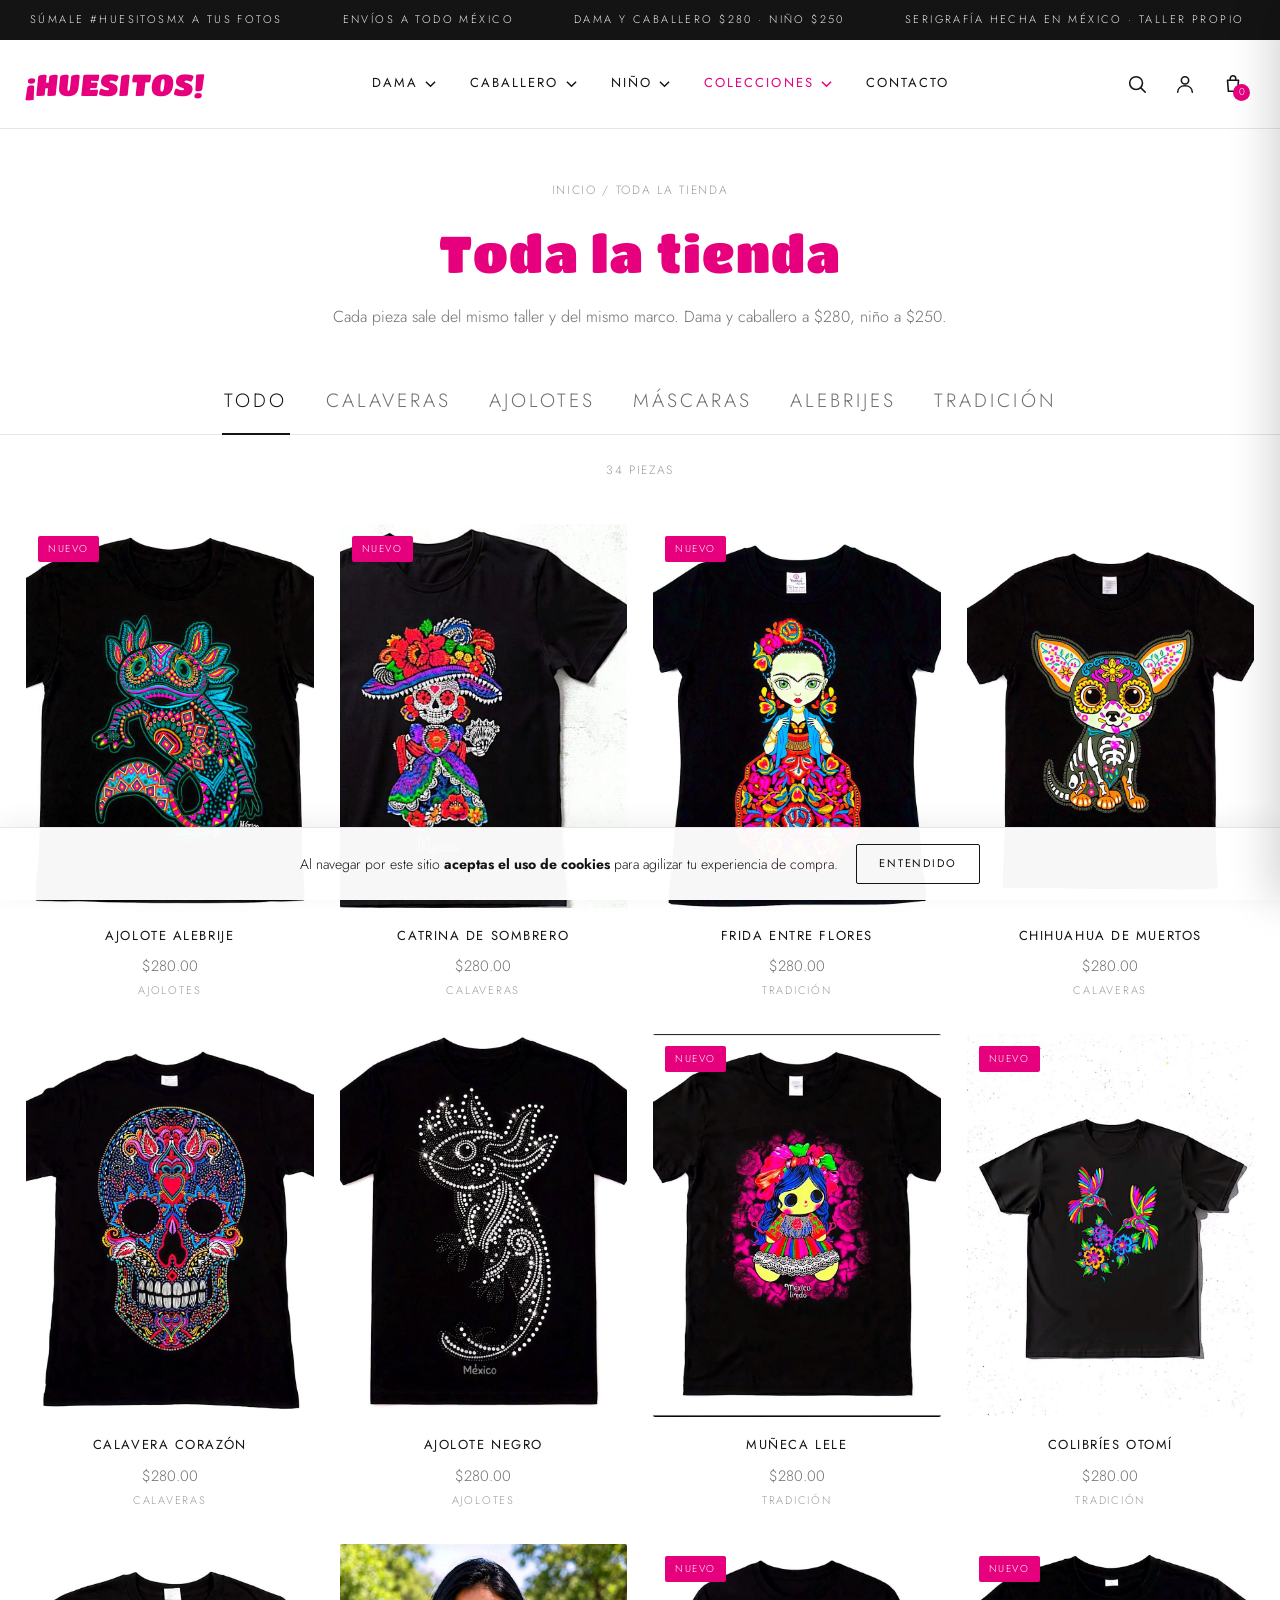
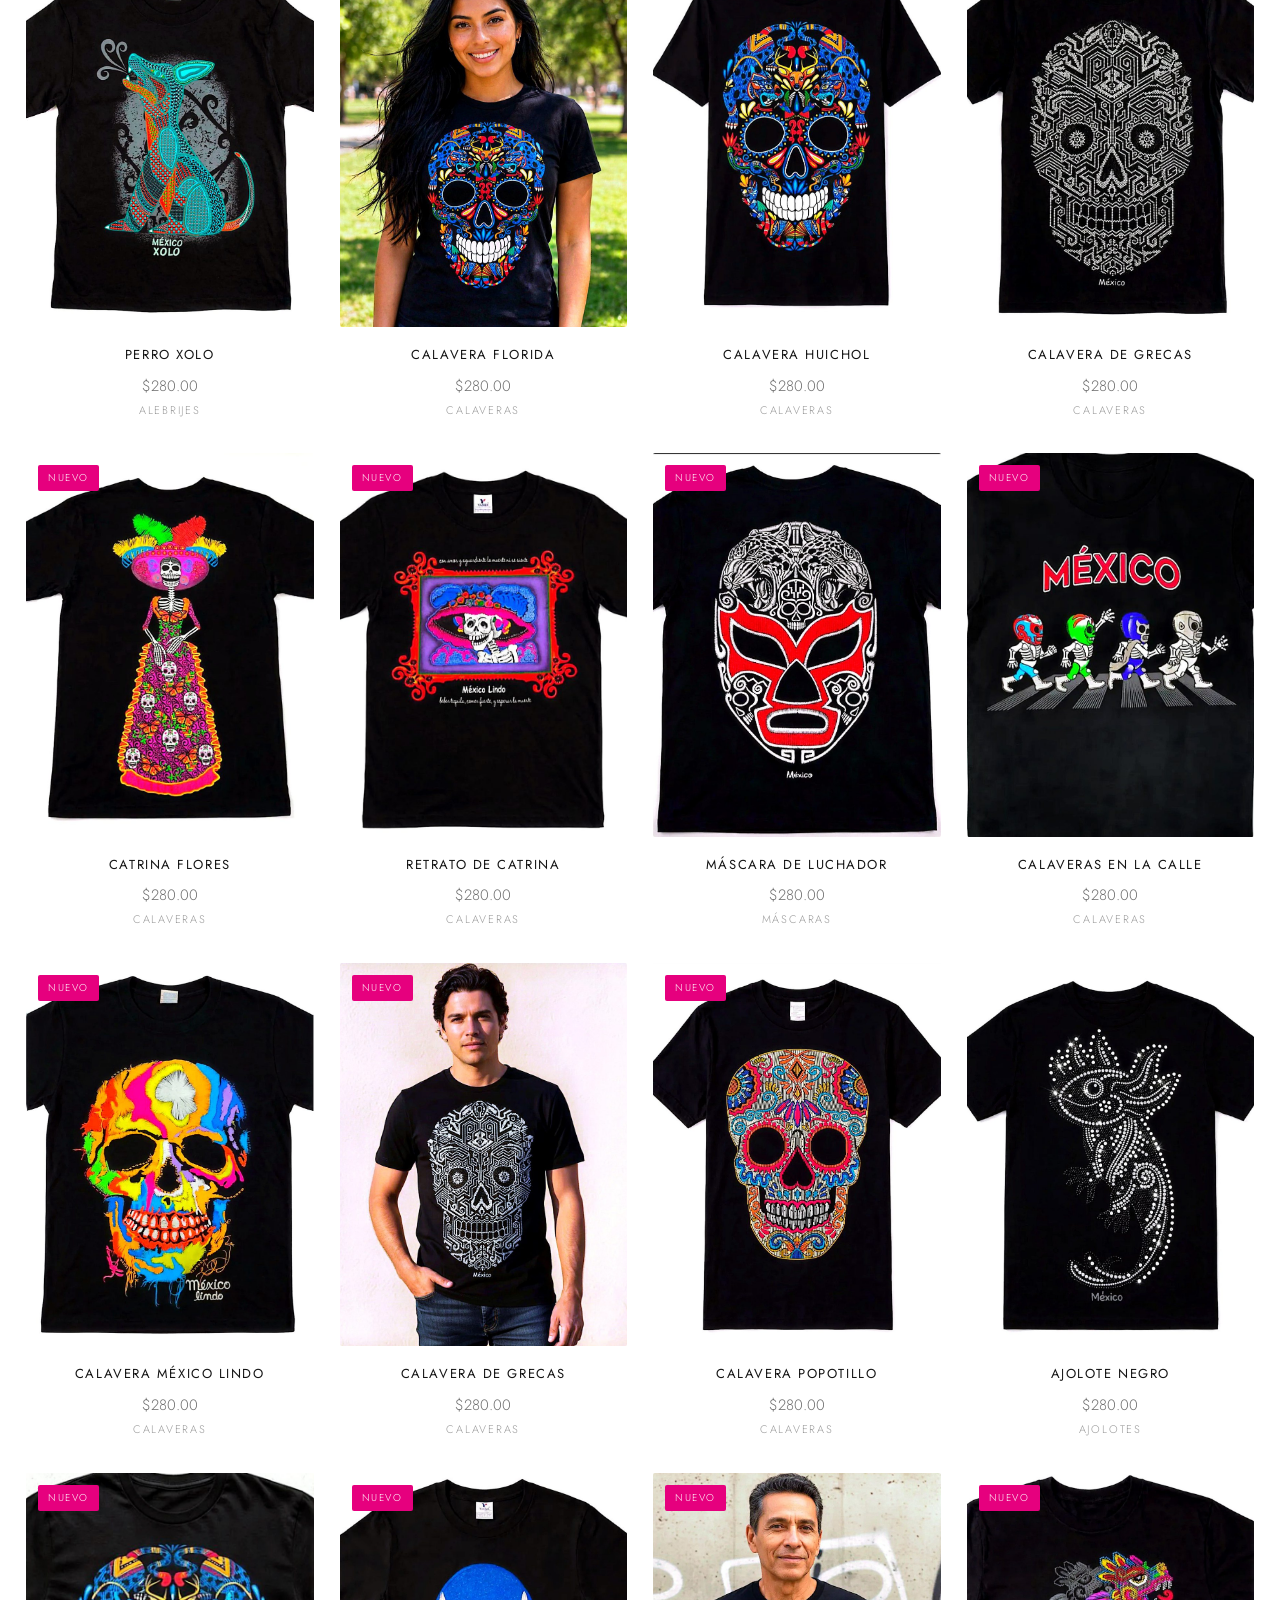
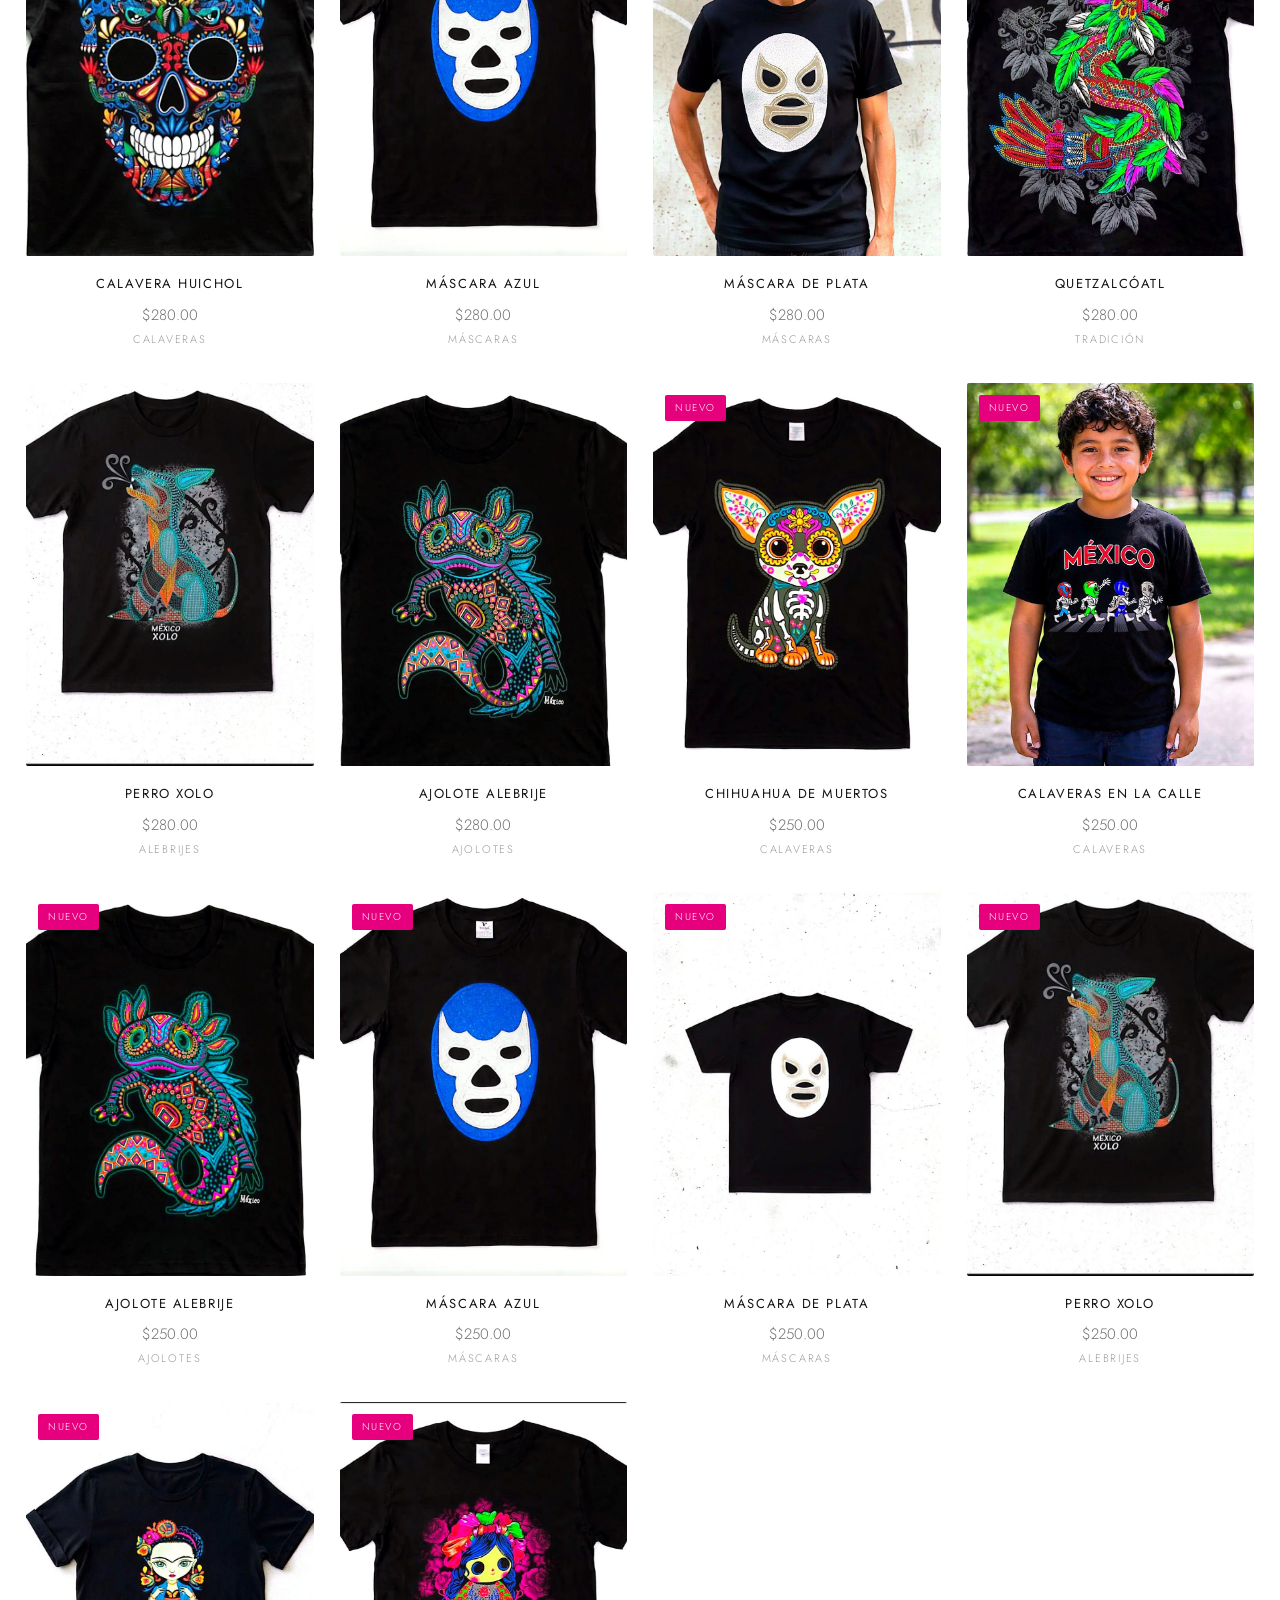
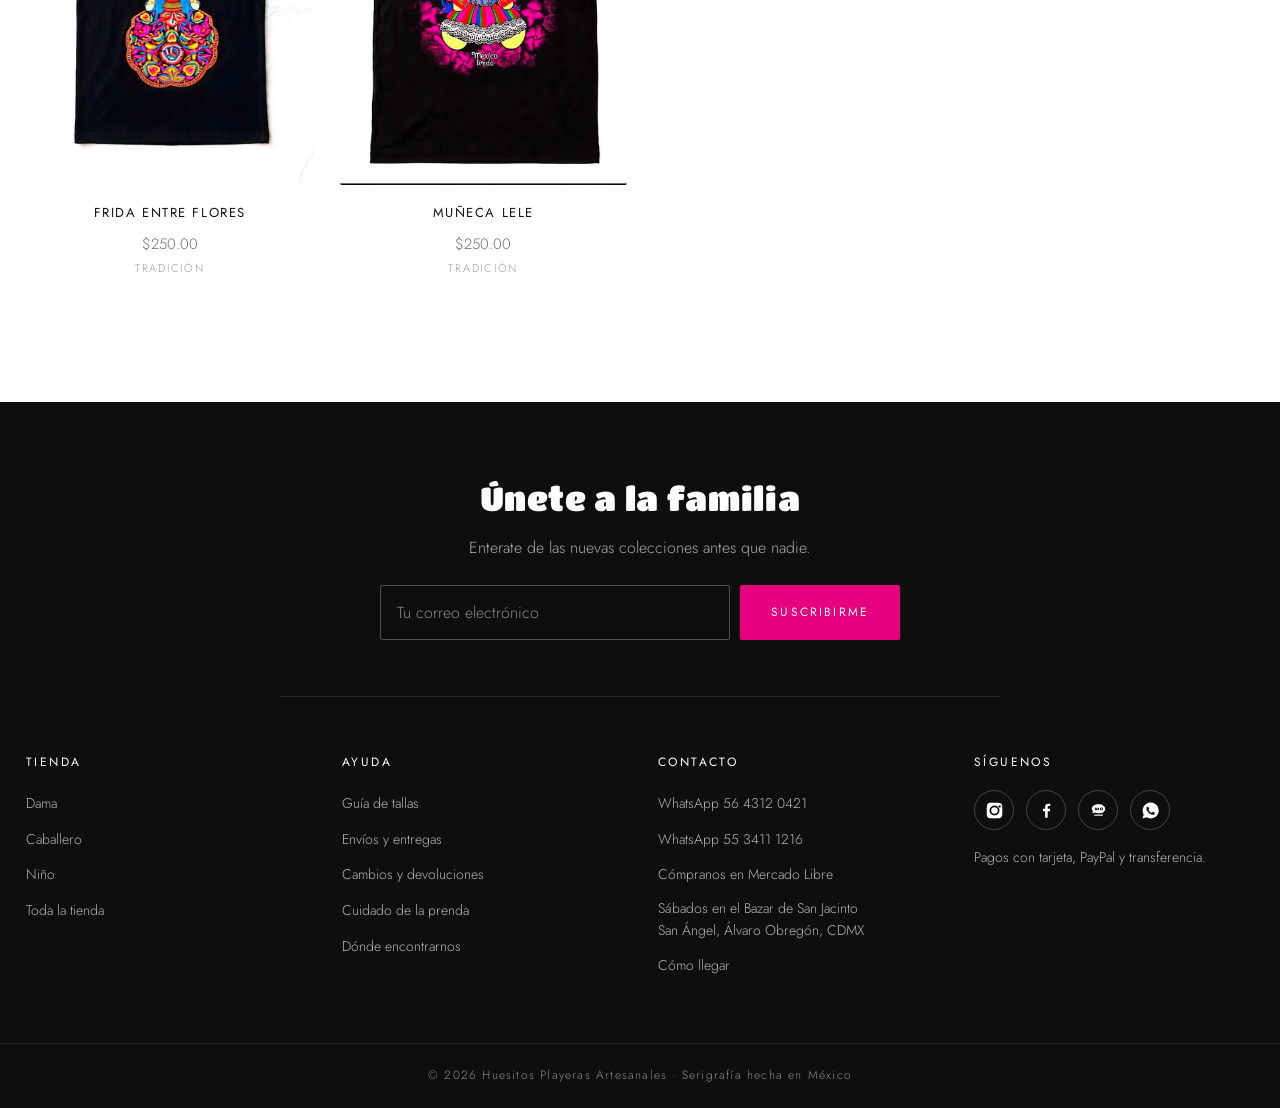
<file: tienda.html>
<!DOCTYPE html>
<html lang="es">
<head>
<meta charset="utf-8">
<meta name="viewport" content="width=device-width, initial-scale=1">
<title>Toda la tienda · Huesitos</title>
<meta name="description" content="Toda la colección de playeras artesanales Huesitos: dama, caballero y niño. Calaveras, ajolotes, máscaras, alebrijes y tradición. Todas a $280.">
<link rel="icon" href="assets/favicon.svg" type="image/svg+xml">
<link rel="apple-touch-icon" href="assets/favicon.svg">
<meta name="theme-color" content="#e6007e">
<link rel="canonical" href="https://eleonardonaranjo-afk.github.io/playeras-huesiitos/tienda.html">

<meta property="og:type" content="website">
<meta property="og:site_name" content="Huesitos Playeras Artesanales">
<meta property="og:locale" content="es_MX">
<meta property="og:title" content="Toda la tienda | Huesitos">
<meta property="og:description" content="Toda la colección Huesitos en un solo lugar. Playeras de serigrafía desde $250.">
<meta property="og:url" content="https://eleonardonaranjo-afk.github.io/playeras-huesiitos/tienda.html">
<meta property="og:image" content="https://eleonardonaranjo-afk.github.io/playeras-huesiitos/assets/og.jpg">
<meta property="og:image:width" content="1200">
<meta property="og:image:height" content="630">
<meta property="og:image:alt" content="Playeras artesanales Huesitos">

<meta name="twitter:card" content="summary_large_image">
<meta name="twitter:title" content="Toda la tienda | Huesitos">
<meta name="twitter:description" content="Toda la colección Huesitos en un solo lugar. Playeras de serigrafía desde $250.">
<meta name="twitter:image" content="https://eleonardonaranjo-afk.github.io/playeras-huesiitos/assets/og.jpg">

<link rel="preconnect" href="https://fonts.googleapis.com">
<link rel="preconnect" href="https://fonts.gstatic.com" crossorigin>
<link href="https://fonts.googleapis.com/css2?family=Jost:wght@200;300;400;500&family=Titan+One&display=swap" rel="stylesheet">
<link rel="stylesheet" href="styles.css">

<body>
<a class="saltar" href="#contenido">Saltar al contenido</a>


<!-- ============ SÍMBOLOS SVG ============ -->
<svg width="0" height="0" style="position:absolute" aria-hidden="true">
  <symbol id="tee" viewBox="0 0 300 340">
    <path fill="currentColor" d="M112 18 L58 40 L8 96 L54 142 L74 122 V332 H226 V122 L246 142 L292 96 L242 40 L188 18 C182 46 118 46 112 18 Z"/>
    <path fill="none" stroke="rgba(0,0,0,.22)" stroke-width="2.5" d="M112 18 C118 46 182 46 188 18"/>
    <g transform="translate(150 198) scale(.6)" fill="none" stroke="var(--motivo,#ffffff)" stroke-width="5" stroke-linejoin="round">
      <path d="M0,-95 C52,-95 88,-58 88,-12 C88,16 76,36 60,50 C56,68 46,82 28,88 L-28,88 C-46,82 -56,68 -60,50 C-76,36 -88,16 -88,-12 C-88,-58 -52,-95 0,-95 Z"/>
      <ellipse cx="-36" cy="-16" rx="24" ry="27"/>
      <ellipse cx="36" cy="-16" rx="24" ry="27"/>
      <path d="M0,10 L-11,30 L0,38 L11,30 Z"/>
      <path d="M-34,58 H34 M-20,58 V76 M0,58 V78 M20,58 V76"/>
      <path d="M-58,-52 Q0,-72 58,-52"/>
      <circle cx="0" cy="-62" r="9"/>
      <circle cx="-36" cy="-16" r="10" fill="var(--motivo,#ffffff)" stroke="none"/>
      <circle cx="36" cy="-16" r="10" fill="var(--motivo,#ffffff)" stroke="none"/>
      <circle cx="-62" cy="24" r="6"/>
      <circle cx="62" cy="24" r="6"/>
    </g>
  </symbol>
</svg>

<!-- ============ MARQUESINA ============ -->
<div class="avisos">
  <div class="avisos__pista" id="pista-avisos">
    <a href="https://www.instagram.com/playeras.huesitos/" target="_blank" rel="noopener">SÚMALE #HUESITOSMX A TUS FOTOS</a>
    <a href="index.html#ayuda">ENVÍOS A TODO MÉXICO</a>
    <a href="tienda.html">DAMA Y CABALLERO $280 · NIÑO $250</a>
    <a href="index.html#nosotros">SERIGRAFÍA HECHA EN MÉXICO · TALLER PROPIO</a>
  </div>
</div>

<!-- ============ ENCABEZADO ============ -->
<header class="cabecera" id="cabecera">
  <div class="cabecera__fila">

    <button class="icono hamburguesa" id="btn-menu" aria-label="Abrir menú" aria-expanded="false">
      <svg viewBox="0 0 24 24" fill="none" stroke="currentColor" stroke-width="1.8" stroke-linecap="round">
        <path d="M3 6h18M3 12h18M3 18h18"/>
      </svg>
    </button>

    <a class="logo" href="index.html"><span>¡HUESITOS!</span></a>

    <nav class="nav" id="nav" aria-label="Principal">
      <ul class="nav__lista">

        <li class="nav__item">
          <a class="nav__enlace" href="dama.html">Dama
            <svg class="nav__flecha" viewBox="0 0 12 8" fill="none" stroke="currentColor" stroke-width="1.6"><path d="M1 1.5 6 6.5 11 1.5"/></svg>
          </a>
          <div class="desplegable">
            <a href="dama.html">Todo dama</a>
            <a href="dama.html#calaveras">Calaveras</a>
            <a href="dama.html#ajolotes">Ajolotes</a>
            <a href="dama.html#mascaras">Máscaras</a>
            <a href="dama.html#alebrijes">Alebrijes</a>
          </div>
        </li>

        <li class="nav__item">
          <a class="nav__enlace" href="caballero.html">Caballero
            <svg class="nav__flecha" viewBox="0 0 12 8" fill="none" stroke="currentColor" stroke-width="1.6"><path d="M1 1.5 6 6.5 11 1.5"/></svg>
          </a>
          <div class="desplegable">
            <a href="caballero.html">Todo caballero</a>
            <a href="caballero.html#calaveras">Calaveras</a>
            <a href="caballero.html#ajolotes">Ajolotes</a>
            <a href="caballero.html#mascaras">Máscaras</a>
            <a href="caballero.html#alebrijes">Alebrijes</a>
          </div>
        </li>

        <li class="nav__item">
          <a class="nav__enlace" href="nino.html">Niño
            <svg class="nav__flecha" viewBox="0 0 12 8" fill="none" stroke="currentColor" stroke-width="1.6"><path d="M1 1.5 6 6.5 11 1.5"/></svg>
          </a>
          <div class="desplegable">
            <a href="nino.html">Todo niño</a>
            <a href="nino.html#calaveras">Calaveras</a>
            <a href="nino.html#ajolotes">Ajolotes</a>
            <a href="nino.html#mascaras">Máscaras</a>
            <a href="nino.html#alebrijes">Alebrijes</a>
          </div>
        </li>

        <li class="nav__item">
          <a class="nav__enlace activo" href="index.html#colecciones">Colecciones
            <svg class="nav__flecha" viewBox="0 0 12 8" fill="none" stroke="currentColor" stroke-width="1.6"><path d="M1 1.5 6 6.5 11 1.5"/></svg>
          </a>
          <div class="desplegable">
            <a href="tienda.html">Todas las piezas</a>
            <a href="index.html#calaveras">Calaveras</a>
            <a href="index.html#ajolotes">Ajolotes</a>
            <a href="index.html#mascaras">Máscaras</a>
            <a href="index.html#alebrijes">Alebrijes</a>
          </div>
        </li>

        <li class="nav__item">
          <a class="nav__enlace" href="index.html#nosotros">Contacto</a>
        </li>

      </ul>

    </nav>

    <div class="utilidades">
      <button class="icono" id="btn-buscar" aria-label="Buscar" aria-expanded="false">
        <svg viewBox="0 0 24 24" fill="none" stroke="currentColor" stroke-width="1.7" stroke-linecap="round">
          <circle cx="11" cy="11" r="7"/><path d="M16.5 16.5 21 21"/>
        </svg>
      </button>
      <a class="icono" href="index.html#nosotros" aria-label="Contacto y atención">
        <svg viewBox="0 0 24 24" fill="none" stroke="currentColor" stroke-width="1.7" stroke-linecap="round">
          <circle cx="12" cy="8" r="4"/><path d="M4 21c0-4.4 3.6-7 8-7s8 2.6 8 7"/>
        </svg>
      </a>
      <button class="icono" id="btn-carrito" aria-label="Carrito">
        <svg viewBox="0 0 24 24" fill="none" stroke="currentColor" stroke-width="1.7" stroke-linecap="round" stroke-linejoin="round">
          <path d="M6 8h12l-1 12H7L6 8Z"/><path d="M9 8V6a3 3 0 0 1 6 0v2"/>
        </svg>
        <span class="contador" id="contador-carrito">0</span>
      </button>
    </div>

  </div>

  <div class="buscador" id="caja-buscar">
    <form onsubmit="return false">
      <input type="search" placeholder="¿Qué playera buscas?" aria-label="Buscar productos">
      <button class="boton boton--linea" type="submit">Buscar</button>
    </form>
    <div class="resultados" id="resultados" aria-live="polite" aria-atomic="false"></div>
  </div>
</header>
<span id="contenido" tabindex="-1"></span>
<noscript>
  <p class="aviso-js">
    Tu navegador tiene JavaScript desactivado, así que el catálogo no puede mostrarse.
    Actívalo para ver las piezas y los precios, o escríbenos por WhatsApp al
    <a href="https://wa.me/525643120421">56 4312 0421</a> y te mandamos las fotos.
    Dama y caballero cuestan $280, y niño $250.
  </p>
</noscript>



<!-- ============ CABECERA DE CATEGORÍA ============ -->
<div class="encabezado-cat">
  <p class="migas"><a href="index.html">Inicio</a> / Toda la tienda</p>
  <h1>Toda la tienda</h1>
  <p>Cada pieza sale del mismo taller y del mismo marco. Dama y caballero a $280, niño a $250.</p>
</div>

<div class="pestanas" role="tablist" aria-label="Filtrar colección">
  <button class="pestana pestana-cat" role="tab" aria-selected="true"  data-coleccion="todo">Todo</button>
  <button class="pestana pestana-cat" role="tab" aria-selected="false" data-coleccion="calaveras">Calaveras</button>
  <button class="pestana pestana-cat" role="tab" aria-selected="false" data-coleccion="ajolotes">Ajolotes</button>
  <button class="pestana pestana-cat" role="tab" aria-selected="false" data-coleccion="mascaras">Máscaras</button>
  <button class="pestana pestana-cat" role="tab" aria-selected="false" data-coleccion="alebrijes">Alebrijes</button>
  <button class="pestana pestana-cat" role="tab" aria-selected="false" data-coleccion="tradicion">Tradición</button>
</div>

<p class="migas centrado" id="cuenta-productos" style="margin:26px 0 0"></p>

<div class="rejilla" id="rejilla-categoria" data-seccion="todo"></div>

<!-- ============ PIE ============ -->
<footer class="pie">

  <div class="pie__boletin">
    <h2>Únete a la familia</h2>
    <p>Enterate de las nuevas colecciones antes que nadie.</p>
    <form onsubmit="return false">
      <input type="email" placeholder="Tu correo electrónico" aria-label="Tu correo electrónico" required>
      <button class="boton" type="submit">Suscribirme</button>
    </form>
  </div>

  <div class="pie__columnas">
    <div>
      <h3>Tienda</h3>
      <ul>
        <li><a href="dama.html">Dama</a></li>
        <li><a href="caballero.html">Caballero</a></li>
        <li><a href="nino.html">Niño</a></li>
        <li><a href="tienda.html">Toda la tienda</a></li>
      </ul>
    </div>
    <div>
      <h3>Ayuda</h3>
      <ul>
        <li><a href="index.html#ayuda">Guía de tallas</a></li>
        <li><a href="index.html#ayuda">Envíos y entregas</a></li>
        <li><a href="index.html#ayuda">Cambios y devoluciones</a></li>
        <li><a href="index.html#ayuda">Cuidado de la prenda</a></li>
        <li><a href="index.html#donde">Dónde encontrarnos</a></li>
      </ul>
    </div>
    <div>
      <h3>Contacto</h3>
      <ul>
        <li><a href="https://wa.me/525643120421" target="_blank" rel="noopener">WhatsApp 56 4312 0421</a></li>
        <li><a href="https://wa.me/525534111216" target="_blank" rel="noopener">WhatsApp 55 3411 1216</a></li>
        <li><a href="https://articulo.mercadolibre.com.mx/MLM-3304596441" target="_blank" rel="noopener">Cómpranos en Mercado Libre</a></li>
        <li><p>Sábados en el Bazar de San Jacinto<br>San Ángel, Álvaro Obregón, CDMX</p></li>
        <li><a href="https://www.google.com/maps/search/?api=1&amp;query=Bazar%20S%C3%A1bado%2C%20Plaza%20San%20Jacinto%2C%20San%20%C3%81ngel%2C%20%C3%81lvaro%20Obreg%C3%B3n%2C%20CDMX" target="_blank" rel="noopener">Cómo llegar</a></li>
      </ul>
    </div>
    <div>
      <h3>Síguenos</h3>
      <div class="redes">
        <a href="https://www.instagram.com/playeras.huesitos/" target="_blank" rel="noopener" aria-label="Instagram">
          <svg viewBox="0 0 24 24"><path d="M12 2.2c3.2 0 3.6 0 4.9.07 1.2.06 1.8.25 2.2.42.6.22 1 .48 1.4.9.4.4.7.8.9 1.4.2.4.4 1 .4 2.2.1 1.3.1 1.7.1 4.9s0 3.6-.1 4.9c0 1.2-.2 1.8-.4 2.2-.2.6-.5 1-.9 1.4-.4.4-.8.7-1.4.9-.4.2-1 .4-2.2.4-1.3.1-1.7.1-4.9.1s-3.6 0-4.9-.1c-1.2 0-1.8-.2-2.2-.4-.6-.2-1-.5-1.4-.9-.4-.4-.7-.8-.9-1.4-.2-.4-.4-1-.4-2.2C2.2 15.6 2.2 15.2 2.2 12s0-3.6.1-4.9c0-1.2.2-1.8.4-2.2.2-.6.5-1 .9-1.4.4-.4.8-.7 1.4-.9.4-.2 1-.4 2.2-.4C8.4 2.2 8.8 2.2 12 2.2Zm0 3.5A6.3 6.3 0 1 0 18.3 12 6.3 6.3 0 0 0 12 5.7Zm0 10.4A4.1 4.1 0 1 1 16.1 12 4.1 4.1 0 0 1 12 16.1Zm6.5-10.6a1.47 1.47 0 1 0 1.47 1.47A1.47 1.47 0 0 0 18.5 5.5Z"/></svg>
        </a>
        <a href="https://www.facebook.com/search/top?q=huesitos%20playeras%20artesanales" target="_blank" rel="noopener" aria-label="Facebook">
          <svg viewBox="0 0 24 24"><path d="M13.5 21v-8h2.7l.4-3.1h-3.1V7.9c0-.9.25-1.5 1.55-1.5H16.7V3.6a21 21 0 0 0-2.4-.12c-2.4 0-4 1.46-4 4.14V9.9H7.6V13h2.7v8Z"/></svg>
        </a>
        <a href="https://articulo.mercadolibre.com.mx/MLM-3304596441" target="_blank" rel="noopener" aria-label="Mercado Libre">
          <svg viewBox="0 0 24 24"><path d="M12 4.2c-4.7 0-8.5 2.5-8.5 5.6 0 1.2.6 2.3 1.6 3.2-.2.9-.7 1.8-1.5 2.5 1.4.1 2.6-.3 3.5-.9 1.4.6 3.1 1 4.9 1 4.7 0 8.5-2.5 8.5-5.6S16.7 4.2 12 4.2Zm-4 7.6-.9-3.4h1.3l.5 2.2.6-2.2h1.2l.6 2.2.5-2.2h1.3l-.9 3.4h-1.3l-.6-2.2-.6 2.2Zm7.7.1c-1.1 0-1.9-.7-1.9-1.8s.8-1.8 1.9-1.8 1.9.7 1.9 1.8-.8 1.8-1.9 1.8Zm0-2.7c-.5 0-.8.4-.8.9s.3.9.8.9.8-.4.8-.9-.3-.9-.8-.9Z"/><path d="M6.5 17.2h11v1.4h-11Z"/></svg>
        </a>
        <a href="https://wa.me/525643120421" target="_blank" rel="noopener" aria-label="WhatsApp">
          <svg viewBox="0 0 24 24"><path d="M12 2a10 10 0 0 0-8.6 15L2 22l5.2-1.4A10 10 0 1 0 12 2Zm5.6 14.1c-.24.66-1.4 1.3-1.9 1.34-.5.05-.96.24-3.24-.68-2.73-1.1-4.44-3.9-4.57-4.08-.13-.18-1.08-1.44-1.08-2.75 0-1.3.68-1.95.93-2.22.24-.26.53-.33.7-.33h.5c.16 0 .38-.06.6.46.22.53.75 1.84.82 1.97.07.13.11.29.02.47-.09.18-.13.29-.26.44l-.4.46c-.13.13-.27.28-.11.55.15.26.68 1.12 1.46 1.82 1 .89 1.85 1.17 2.11 1.3.26.14.42.12.57-.07.16-.18.66-.77.84-1.03.17-.27.35-.22.58-.13.24.09 1.53.72 1.79.85.26.13.43.2.5.31.06.11.06.63-.18 1.29Z"/></svg>
        </a>
      </div>
      <p style="margin-top:16px">Pagos con tarjeta, PayPal y transferencia.</p>
    </div>
  </div>

  <div class="pie__legal">© 2026 Huesitos Playeras Artesanales · Serigrafía hecha en México</div>
</footer>

<!-- ============ COOKIES ============ -->
<div class="cookies" id="cookies">
  <span>Al navegar por este sitio <b>aceptas el uso de cookies</b> para agilizar tu experiencia de compra.</span>
  <button class="boton boton--linea" id="btn-cookies">Entendido</button>
</div>

<!-- ============ CARRITO ============ -->
<div class="carrito-fondo" id="carrito-fondo"></div>

<aside class="carrito" id="carrito" role="dialog" aria-modal="true" aria-hidden="true" aria-label="Tu carrito">
  <div class="carrito__cabeza">
    <h2>Tu carrito</h2>
    <button class="carrito__cerrar" id="carrito-cerrar" type="button" aria-label="Cerrar carrito">&times;</button>
  </div>

  <div class="carrito__lista" id="carrito-lista"></div>

  <div class="carrito__pie">
    <p class="carrito__total"><span>Total</span><b id="carrito-total">$0.00</b></p>
    <a class="boton" id="carrito-whatsapp" href="#" target="_blank" rel="noopener">Pedir por WhatsApp</a>
    <button class="boton boton--linea" id="carrito-vaciar" type="button">Vaciar carrito</button>
    <p class="carrito__nota">Te contestamos por WhatsApp para confirmar tallas, envío y forma de pago.</p>
  </div>
</aside>

<script src="script.js"></script>
</body>
</html>
</file>
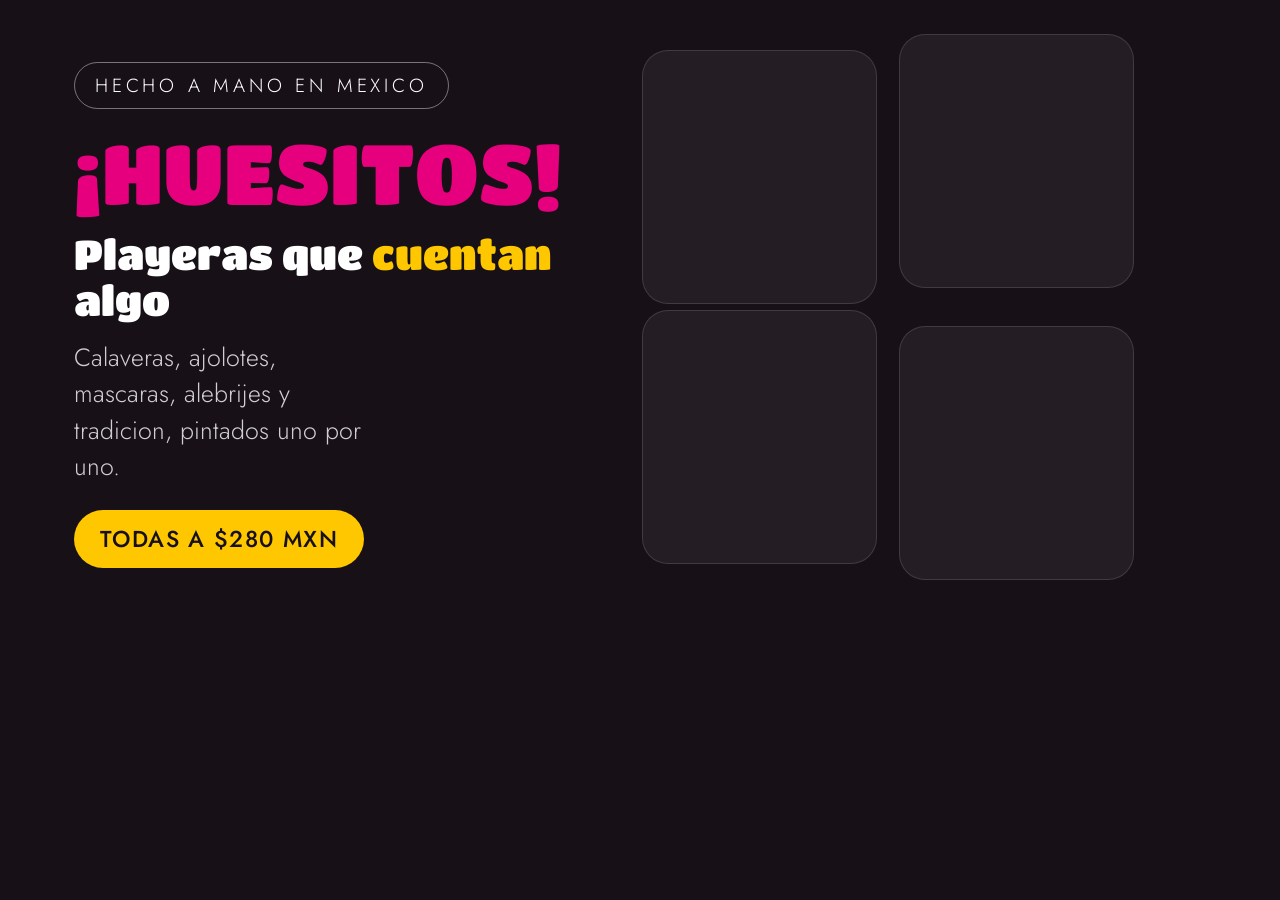
<file: assets/og-fuente.html>
<!DOCTYPE html>
<html lang="es">
<head>
<meta charset="utf-8">
<title>Fuente de assets/og.jpg</title>
<!-- ===================================================================
     De aqui sale assets/og.jpg, la imagen que se ve al compartir el
     sitio en WhatsApp, Facebook o Twitter.
     Para regenerarla: abre este archivo en el navegador a 1200x630 px
     y toma una captura, o usa el comando que viene en el README.
     =================================================================== -->
<link href="https://fonts.googleapis.com/css2?family=Jost:wght@300;500&family=Titan+One&display=swap" rel="stylesheet">
<script src="../script.js"></script>
<style>
  *{box-sizing:border-box;margin:0}
  body{
    width:1200px;height:630px;overflow:hidden;
    background:#171017;color:#fff;
    font-family:'Jost',system-ui,sans-serif;font-weight:300;
    display:grid;grid-template-columns:1.02fr .98fr;align-items:center;
  }
  .texto{padding:0 0 0 74px}
  .sello{
    display:inline-block;margin-bottom:22px;padding:9px 20px;
    border:1px solid rgba(255,255,255,.42);border-radius:999px;
    font-size:19px;letter-spacing:.2em;text-transform:uppercase;
  }
  h1{font-family:'Titan One',serif;font-weight:400;font-size:84px;line-height:.98;color:#e6007e}
  h2{font-family:'Titan One',serif;font-weight:400;font-size:41px;line-height:1.12;margin:18px 0 16px}
  h2 em{font-style:normal;color:#ffc700}
  p{font-size:25px;line-height:1.45;color:rgba(255,255,255,.8);max-width:20ch}
  .precio{
    display:inline-block;margin-top:26px;padding:12px 26px;border-radius:999px;
    background:#ffc700;color:#171017;font-weight:500;font-size:23px;letter-spacing:.06em;
  }
  .muestrario{
    display:grid;grid-template-columns:repeat(2,1fr);gap:22px;
    padding:0 66px 0 30px;
  }
  .pieza{
    display:grid;place-items:center;aspect-ratio:1/1.08;
    border-radius:26px;background:rgba(255,255,255,.06);
    border:1px solid rgba(255,255,255,.13);
  }
  .pieza svg{width:80%;height:80%}
  .pieza:nth-child(2),.pieza:nth-child(3){transform:translateY(-16px)}
</style>
</head>
<body>
  <div class="texto">
    <span class="sello">Hecho a mano en Mexico</span>
    <h1>¡HUESITOS!</h1>
    <h2>Playeras que <em>cuentan</em> algo</h2>
    <p>Calaveras, ajolotes, mascaras, alebrijes y tradicion, pintados uno por uno.</p>
    <span class="precio">TODAS A $280 MXN</span>
  </div>
  <div class="muestrario">
    <div class="pieza" data-dibujo="calaveras" data-playera="#fdf7f2" data-motivo="#e6007e"></div>
    <div class="pieza" data-dibujo="ajolotes"  data-playera="#e6007e" data-motivo="#ffffff"></div>
    <div class="pieza" data-dibujo="mascaras"  data-playera="#c3122f" data-motivo="#ffc700"></div>
    <div class="pieza" data-dibujo="alebrijes" data-playera="#00b0a6" data-motivo="#171017"></div>
  </div>
</body>
</html>
</file>
<file: styles.css>
/* ==========================================================================
   HUESITOS · Playeras Artesanales
   Hoja de estilos unica del sitio.
   Orden: variables > base > utilidades > marquesina > cabecera > buscador >
          portada > secciones > rejilla y tarjetas > ficha de producto >
          pie > cookies > carrito > responsivo
   ========================================================================== */

/* ============ VARIABLES ============ */
:root{
  --rosa:#e6007e;
  --rosa-oscuro:#b80064;
  --tinta:#141414;
  --gris:#6f6f6f;
  --gris-claro:#9a9a9a;
  --linea:#e6e6e6;
  --papel:#ffffff;
  --hueso:#f6f3ef;
  --negro:#0e0e0e;

  --turquesa:#00a6a6;
  --amarillo:#f5a300;
  --verde:#2a9d5c;
  --morado:#6a4c93;

  --ancho:1680px;
  --cabecera:88px;
  --titulo:'Titan One', 'Jost', system-ui, sans-serif;
  --texto:'Jost', system-ui, -apple-system, 'Segoe UI', sans-serif;
}

/* ============ BASE ============ */
*,*::before,*::after{box-sizing:border-box}

html{scroll-behavior:smooth; scroll-padding-top:calc(var(--cabecera) + 44px)}

body{
  margin:0;
  font-family:var(--texto);
  font-weight:300;
  font-size:16px;
  line-height:1.6;
  color:var(--tinta);
  background:var(--papel);
  -webkit-font-smoothing:antialiased;
}

img{max-width:100%; display:block}
a{color:inherit; text-decoration:none}
button{font:inherit; color:inherit; cursor:pointer; border:0; background:none}
input,select,textarea{font:inherit; color:inherit}

h1,h2,h3{margin:0; font-weight:400; letter-spacing:.02em}

::selection{background:var(--rosa); color:#fff}

:focus-visible{outline:2px solid var(--rosa); outline-offset:3px}

.saltar{
  position:absolute; left:-9999px; top:0; z-index:200;
  background:var(--rosa); color:#fff; padding:12px 20px;
}
.saltar:focus{left:12px; top:12px}

.aviso-js{
  margin:0; padding:18px 20px; text-align:center;
  background:#fff4d6; border-bottom:1px solid #f0dfae; font-size:15px;
}
.aviso-js a{color:var(--rosa); text-decoration:underline}

/* ============ UTILIDADES ============ */
.centrado{text-align:center}

.boton{
  display:inline-flex; align-items:center; justify-content:center; gap:8px;
  padding:14px 30px;
  background:var(--tinta); color:#fff;
  font-size:12px; font-weight:400; letter-spacing:.18em; text-transform:uppercase;
  border:1px solid var(--tinta); border-radius:2px;
  transition:background .2s, color .2s, border-color .2s;
}
.boton:hover{background:var(--rosa); border-color:var(--rosa)}

.boton--linea{background:transparent; color:var(--tinta)}
.boton--linea:hover{background:var(--tinta); color:#fff; border-color:var(--tinta)}

.boton--rosa{background:var(--rosa); border-color:var(--rosa)}
.boton--rosa:hover{background:var(--tinta); border-color:var(--tinta)}

.boton[disabled]{opacity:.45; pointer-events:none}

.migas{
  margin:0; font-size:12px; letter-spacing:.14em; text-transform:uppercase;
  color:var(--gris-claro);
}
.migas a:hover{color:var(--rosa)}

/* ============ MARQUESINA ============ */
.avisos{
  background:var(--tinta); color:#fff;
  overflow:hidden; white-space:nowrap;
}
.avisos__pista{
  display:inline-flex; align-items:center; gap:60px;
  padding:11px 30px;
  animation:desfile 34s linear infinite;
}
.avisos__pista a{
  font-size:11px; letter-spacing:.22em; text-transform:uppercase; opacity:.92;
}
.avisos__pista a:hover{color:var(--rosa); opacity:1}
.avisos:hover .avisos__pista{animation-play-state:paused}

@keyframes desfile{
  from{transform:translateX(0)}
  to{transform:translateX(-50%)}
}
@media (prefers-reduced-motion:reduce){
  .avisos__pista{animation:none}
}

/* ============ CABECERA ============ */
.cabecera{
  position:sticky; top:0; z-index:90;
  background:var(--papel);
  border-bottom:1px solid var(--linea);
}

.cabecera__fila{
  position:relative;
  max-width:var(--ancho); margin:0 auto;
  min-height:var(--cabecera);
  padding:0 26px;
  display:flex; align-items:center; gap:18px;
}

.logo{
  font-family:var(--titulo);
  font-size:30px; line-height:1;
  color:var(--rosa);
  letter-spacing:.01em;
  transform:skewX(-6deg);
  white-space:nowrap;
}
.logo span{display:block}
.logo:hover{color:var(--tinta)}

/* --- navegacion --- */
.nav{flex:1}
.nav__lista{
  margin:0; padding:0; list-style:none;
  display:flex; justify-content:center; align-items:center; gap:34px;
}
.nav__item{position:relative}

.nav__enlace{
  display:inline-flex; align-items:center; gap:7px;
  padding:32px 0;
  font-size:13px; font-weight:400; letter-spacing:.16em; text-transform:uppercase;
  transition:color .2s;
}
.nav__enlace:hover,
.nav__enlace.activo{color:var(--rosa)}
.nav__flecha{width:11px; height:8px; flex:none; transition:transform .2s}
.nav__item:hover .nav__flecha{transform:rotate(180deg)}

.desplegable{
  position:absolute; top:100%; left:50%; transform:translate(-50%,8px);
  min-width:210px; padding:14px 0;
  background:var(--papel);
  border:1px solid var(--linea);
  box-shadow:0 18px 40px rgba(0,0,0,.09);
  opacity:0; visibility:hidden; transition:.22s;
}
.nav__item:hover .desplegable,
.nav__item:focus-within .desplegable{
  opacity:1; visibility:visible; transform:translate(-50%,0);
}
.desplegable a{
  display:block; padding:9px 26px;
  font-size:13px; letter-spacing:.06em; color:var(--gris);
}
.desplegable a:hover{color:var(--rosa); background:var(--hueso)}

/* --- iconos --- */
.utilidades{display:flex; align-items:center; gap:6px}

.icono{
  position:relative;
  width:42px; height:42px;
  display:inline-flex; align-items:center; justify-content:center;
  border-radius:50%;
  color:var(--tinta);
  transition:background .2s, color .2s;
}
.icono:hover{background:var(--hueso); color:var(--rosa)}
.icono svg{width:22px; height:22px}

.contador{
  position:absolute; right:4px; bottom:4px;
  min-width:17px; height:17px; padding:0 4px;
  display:inline-flex; align-items:center; justify-content:center;
  background:var(--rosa); color:#fff;
  font-size:10px; line-height:1; border-radius:9px;
}

.hamburguesa{display:none}

/* --- buscador --- */
.buscador{
  display:none;
  border-top:1px solid var(--linea);
  background:var(--papel);
  padding:22px 26px 26px;
}
.buscador.abierto{display:block}

.buscador form{
  max-width:820px; margin:0 auto;
  display:flex; gap:10px;
}
.buscador input{
  flex:1; padding:14px 18px;
  border:1px solid var(--linea); border-radius:2px; background:var(--papel);
}
.buscador input:focus{outline:none; border-color:var(--rosa)}

.resultados{max-width:820px; margin:16px auto 0}
.resultados:empty{display:none}

.resultado{
  display:flex; align-items:center; gap:14px;
  padding:10px; border-bottom:1px solid var(--linea);
}
.resultado:hover{background:var(--hueso)}
.resultado__miniatura{
  width:52px; height:60px; flex:none;
  display:flex; align-items:center; justify-content:center;
  background:var(--hueso); border-radius:2px;
}
.resultado__miniatura svg{width:40px; height:46px}
.resultado b{font-weight:400; font-size:14px}
.resultado span{display:block; font-size:12px; color:var(--gris-claro)}
.resultado__vacio{padding:14px 10px; color:var(--gris); font-size:14px}

/* ============ PORTADA ============ */
.portada{
  display:grid; grid-template-columns:1fr 1fr; gap:20px;
  padding:20px 26px;
  max-width:var(--ancho); margin:0 auto;
}

.portada__panel{
  position:relative; overflow:hidden;
  min-height:min(76vh,760px);
  display:flex; align-items:flex-end;
  border-radius:3px;
  background-size:cover; background-position:center;
  color:#fff;
  isolation:isolate;
}
.portada__panel::after{
  content:""; position:absolute; inset:0; z-index:-1;
  background:linear-gradient(180deg,rgba(0,0,0,.05) 35%,rgba(0,0,0,.62));
}
/* Fondos de respaldo mientras no hay foto: color de marca + papel picado.
   Al poner tu foto real con <img> estos degradados quedan detras y no se ven. */
.portada__panel--dama{
  background-image:
    radial-gradient(circle at 1px 1px, rgba(255,255,255,.16) 1.4px, transparent 1.5px),
    radial-gradient(120% 80% at 25% 12%, #ff6bb5 0%, transparent 60%),
    linear-gradient(155deg,#e6007e 0%,#7a1a5e 55%,#241033 100%);
  background-size:22px 22px, auto, auto;
}
.portada__panel--caballero{
  background-image:
    radial-gradient(circle at 1px 1px, rgba(255,255,255,.16) 1.4px, transparent 1.5px),
    radial-gradient(120% 80% at 75% 12%, #3fd6cd 0%, transparent 60%),
    linear-gradient(205deg,#00a6a6 0%,#124a5c 55%,#0d1424 100%);
  background-size:22px 22px, auto, auto;
}
.portada__panel img{
  position:absolute; inset:0; z-index:-2;
  width:100%; height:100%; object-fit:cover;
}

.portada__texto{padding:44px; max-width:560px}
.portada__texto p.encima{
  margin:0 0 10px; font-size:12px; letter-spacing:.28em; text-transform:uppercase; opacity:.9;
}
.portada__texto h1,
.portada__texto h2{
  margin:0 0 14px;
  font-family:var(--titulo); font-size:clamp(30px,3.4vw,54px); line-height:1.05;
  text-shadow:0 2px 22px rgba(0,0,0,.35);
}
.portada__texto p.bajada{
  margin:0 0 24px; font-size:16px; max-width:420px;
  text-shadow:0 1px 12px rgba(0,0,0,.4);
}
.portada .boton{background:#fff; color:var(--tinta); border-color:#fff}
.portada .boton:hover{background:var(--rosa); color:#fff; border-color:var(--rosa)}

/* ============ SECCIONES ============ */
.seccion{
  max-width:var(--ancho); margin:0 auto;
  padding:76px 26px;
}
.franja-gris{max-width:none; background:var(--hueso)}
.franja-gris > *{max-width:var(--ancho); margin-left:auto; margin-right:auto}

.titulo-seccion{
  margin:0 0 12px;
  text-align:center;
  font-size:clamp(20px,2vw,28px); font-weight:300;
  letter-spacing:.24em; text-transform:uppercase;
}
.subtitulo-seccion{
  margin:0 auto 46px; max-width:660px;
  text-align:center; color:var(--gris); font-size:16px;
}

/* --- pestanas de coleccion --- */
.pestanas{
  display:flex; justify-content:center; flex-wrap:wrap; gap:34px;
  max-width:var(--ancho); margin:0 auto;
  padding:14px 26px 0;
  border-bottom:1px solid var(--linea);
}
.pestana{
  position:relative;
  padding:12px 2px 18px;
  font-size:clamp(14px,1.5vw,20px); font-weight:300;
  letter-spacing:.16em; text-transform:uppercase;
  color:var(--gris);
  transition:color .2s;
}
.pestana::after{
  content:""; position:absolute; left:0; right:0; bottom:-1px; height:2px;
  background:var(--tinta); transform:scaleX(0); transition:transform .22s;
}
.pestana:hover{color:var(--tinta)}
.pestana[aria-selected="true"]{color:var(--tinta)}
.pestana[aria-selected="true"]::after{transform:scaleX(1)}

/* --- encabezado de categoria --- */
.encabezado-cat{
  max-width:var(--ancho); margin:0 auto;
  padding:52px 26px 30px;
  text-align:center;
}
.encabezado-cat h1{
  margin:12px 0 10px;
  font-family:var(--titulo); font-size:clamp(30px,4vw,52px); color:var(--rosa);
}
.encabezado-cat > p:last-child{
  margin:0 auto; max-width:620px; color:var(--gris);
}

/* --- mosaico de colecciones --- */
.mosaico{
  display:grid; grid-template-columns:repeat(4,1fr); gap:18px;
}
.mosaico__pieza{
  position:relative; overflow:hidden; border-radius:3px;
  min-height:400px;
  display:flex; align-items:flex-end;
  color:#fff;
  transition:transform .3s;
}
.mosaico__pieza:hover{transform:translateY(-4px)}
/* la foto va hasta el fondo; el degradado encima para que el nombre se lea */
.mosaico__pieza img{
  position:absolute; inset:0; z-index:0;
  width:100%; height:100%; object-fit:cover;
  transition:transform .5s;
}
.mosaico__pieza:hover img{transform:scale(1.04)}
.mosaico__pieza::after{
  content:""; position:absolute; inset:0; z-index:1;
  background:linear-gradient(180deg,transparent 35%,rgba(0,0,0,.72));
}
.mosaico__pieza span{
  position:relative; z-index:2;
  padding:24px;
  font-family:var(--titulo); font-size:22px; letter-spacing:.04em;
  text-shadow:0 2px 14px rgba(0,0,0,.5);
}
.mosaico__pieza--calaveras{background:linear-gradient(150deg,#3b2a4d,#8e4d9e)}
.mosaico__pieza--ajolotes{background:linear-gradient(150deg,#0a5a6b,#31c0b8)}
.mosaico__pieza--mascaras{background:linear-gradient(150deg,#8a1030,#e6007e)}
.mosaico__pieza--alebrijes{background:linear-gradient(150deg,#0f5132,#f5a300)}

/* --- argumentos --- */
.argumentos{
  display:grid; grid-template-columns:repeat(4,1fr); gap:26px;
  text-align:center;
}
.argumento h3{
  margin:14px 0 8px;
  font-size:13px; letter-spacing:.2em; text-transform:uppercase;
}
.argumento p{margin:0; color:var(--gris); font-size:15px}
.argumento svg{width:38px; height:38px; color:var(--rosa)}

/* --- pasos de la serigrafia --- */
.pasos{
  display:grid; grid-template-columns:repeat(4,1fr); gap:26px;
}
.paso{padding-top:20px; border-top:2px solid var(--rosa)}
.paso__num{
  display:block; margin:0 0 12px;
  font-family:var(--titulo); font-size:26px; line-height:1; color:var(--rosa);
}
.paso h3{
  margin:0 0 8px;
  font-size:13px; letter-spacing:.2em; text-transform:uppercase;
}
.paso p{margin:0; color:var(--gris); font-size:15px}

/* --- nosotros --- */
.nosotros{
  display:grid; grid-template-columns:1fr 1fr; gap:56px; align-items:center;
}
.nosotros__lienzo{
  min-height:440px; border-radius:3px; overflow:hidden;
  background:linear-gradient(140deg,#1d1b2a 0%,#4b2a4f 45%,#e6007e 130%);
  display:flex; align-items:center; justify-content:center;
}
.nosotros__lienzo img{width:100%; height:100%; min-height:440px; object-fit:cover}
.nosotros__lienzo svg{width:62%; max-width:340px; color:#241f2e}
.nosotros h2{
  font-family:var(--titulo); font-size:clamp(26px,3vw,40px); margin-bottom:18px;
}
.nosotros p{color:var(--gris); margin:0 0 16px}

/* --- ayuda (acordeon) --- */
.ayuda{max-width:900px; margin:0 auto}
.ayuda details{border-bottom:1px solid var(--linea)}
.ayuda summary{
  cursor:pointer; list-style:none;
  padding:20px 40px 20px 0; position:relative;
  font-size:14px; letter-spacing:.12em; text-transform:uppercase;
}
.ayuda summary::-webkit-details-marker{display:none}
.ayuda summary::after{
  content:"+"; position:absolute; right:6px; top:50%; transform:translateY(-50%);
  font-size:22px; color:var(--rosa); line-height:1;
}
.ayuda details[open] summary::after{content:"–"}
.ayuda details p,
.ayuda details ul{margin:0 0 22px; color:var(--gris); font-size:15px}
.ayuda details ul{padding-left:20px}

.tabla-tallas{width:100%; border-collapse:collapse; margin:0 0 22px; font-size:14px}
.tabla-tallas th,
.tabla-tallas td{border:1px solid var(--linea); padding:9px 12px; text-align:center}
.tabla-tallas th{background:var(--hueso); font-weight:400; letter-spacing:.1em; text-transform:uppercase; font-size:12px}

/* --- donde encontrarnos --- */
.donde{
  display:grid; grid-template-columns:1fr 1fr; gap:0;
  border:1px solid var(--linea); border-radius:3px; overflow:hidden;
}
.donde__datos{padding:48px}
.donde__datos h2{font-family:var(--titulo); font-size:clamp(24px,2.6vw,36px); margin-bottom:16px}
.donde__datos p{color:var(--gris)}
.donde__mapa{
  min-height:380px;
  background:
    repeating-linear-gradient(90deg,#e0dcd6 0 1px,transparent 1px 58px),
    repeating-linear-gradient(0deg,#e0dcd6 0 1px,transparent 1px 58px),
    var(--hueso);
  position:relative;
}
.donde__mapa span{
  position:absolute; left:50%; top:50%; transform:translate(-50%,-50%);
  background:var(--rosa); color:#fff;
  padding:10px 18px; border-radius:2px;
  font-size:12px; letter-spacing:.16em; text-transform:uppercase;
  box-shadow:0 10px 24px rgba(230,0,126,.35);
}

/* ============ REJILLA Y TARJETAS ============ */
.rejilla{
  display:grid; grid-template-columns:repeat(4,1fr); gap:34px 26px;
  max-width:var(--ancho); margin:0 auto;
  padding:44px 26px 84px;
}

.tarjeta{position:relative; display:flex; flex-direction:column}

.tarjeta__lienzo{
  position:relative;
  display:flex; align-items:center; justify-content:center;
  aspect-ratio:3/4;
  background:var(--hueso);
  border-radius:2px; overflow:hidden;
}
.tarjeta__lienzo img{width:100%; height:100%; object-fit:cover}
.tarjeta__lienzo svg{width:78%; height:78%; transition:transform .35s}
.tarjeta:hover .tarjeta__lienzo svg{transform:scale(1.05)}

.tarjeta__enlace{position:absolute; inset:0; z-index:1}

.relleno{fill:var(--motivo,#fff); stroke:none}

.tarjeta__etiqueta{
  position:absolute; z-index:2; top:12px; left:12px;
  background:var(--rosa); color:#fff;
  padding:5px 10px; border-radius:2px;
  font-size:10px; letter-spacing:.16em; text-transform:uppercase;
}

.tarjeta__agregar{
  position:absolute; z-index:2; left:12px; right:12px; bottom:12px;
  padding:12px;
  background:var(--tinta); color:#fff;
  font-size:11px; letter-spacing:.18em; text-transform:uppercase;
  border-radius:2px;
  opacity:0; transform:translateY(8px); transition:.25s;
}
.tarjeta:hover .tarjeta__agregar,
.tarjeta:focus-within .tarjeta__agregar{opacity:1; transform:translateY(0)}
.tarjeta__agregar:hover{background:var(--rosa)}

.tarjeta__nombre{
  margin:18px 0 8px; text-align:center;
  font-size:13px; font-weight:400; letter-spacing:.12em; text-transform:uppercase;
}
.tarjeta__nombre a:hover{color:var(--rosa)}
.tarjeta__precio{
  margin:0; text-align:center; color:var(--gris); font-size:15px;
}
.tarjeta__coleccion{
  margin:4px 0 0; text-align:center;
  font-size:11px; letter-spacing:.16em; text-transform:uppercase; color:var(--gris-claro);
}

.sin-resultados{
  grid-column:1/-1; text-align:center; color:var(--gris); padding:60px 0;
}

/* ============ FICHA DE PRODUCTO ============ */
.ficha{
  max-width:var(--ancho); margin:0 auto;
  padding:40px 26px 80px;
  display:grid; grid-template-columns:1.1fr .9fr; gap:60px;
}

/* la primera foto va grande; las demás en dos columnas, para que la
   ficha no se vuelva una tira larguísima cuando hay cuatro o cinco */
.ficha__galeria{display:grid; grid-template-columns:1fr 1fr; gap:14px}
.ficha__imagen:first-child{grid-column:1 / -1; aspect-ratio:4/5}
.ficha__galeria .ficha__imagen{aspect-ratio:3/4}
.ficha__imagen{
  display:flex; align-items:center; justify-content:center;
  aspect-ratio:4/5; background:var(--hueso); border-radius:3px; overflow:hidden;
}
.ficha__imagen img{width:100%; height:100%; object-fit:cover}
.ficha__imagen svg{width:72%; height:72%}

.ficha__datos{padding-top:14px; max-width:520px}
.ficha__datos h1{
  margin:14px 0 10px;
  font-family:var(--titulo); font-size:clamp(26px,3vw,40px); line-height:1.1;
}
.ficha__precio{
  margin:0 0 6px; font-size:26px; color:var(--rosa);
}
.ficha__impuestos{margin:0 0 26px; font-size:13px; color:var(--gris-claro)}
.ficha__descripcion{color:var(--gris); margin:0 0 28px}

.campo{margin:0 0 24px}
.campo__titulo{
  display:block; margin:0 0 10px;
  font-size:12px; letter-spacing:.18em; text-transform:uppercase;
}
.tallas{display:flex; flex-wrap:wrap; gap:8px}
.talla{
  min-width:52px; padding:11px 14px;
  border:1px solid var(--linea); border-radius:2px;
  font-size:13px; letter-spacing:.08em;
  transition:.18s;
}
.talla:hover{border-color:var(--tinta)}
.talla[aria-pressed="true"]{background:var(--tinta); color:#fff; border-color:var(--tinta)}

.cantidad{display:inline-flex; align-items:center; border:1px solid var(--linea); border-radius:2px}
.cantidad button{width:42px; height:44px; font-size:18px; color:var(--gris)}
.cantidad button:hover{color:var(--rosa)}
.cantidad span{min-width:36px; text-align:center; font-size:15px}

.ficha__acciones{display:flex; flex-wrap:wrap; gap:12px; margin:0 0 28px}
.ficha__acciones .boton{flex:1 1 220px}

.ficha__detalles{border-top:1px solid var(--linea); margin-top:8px}
.ficha__detalles details{border-bottom:1px solid var(--linea)}
.ficha__detalles summary{
  cursor:pointer; list-style:none; position:relative;
  padding:18px 30px 18px 0;
  font-size:12px; letter-spacing:.16em; text-transform:uppercase;
}
.ficha__detalles summary::-webkit-details-marker{display:none}
.ficha__detalles summary::after{
  content:"+"; position:absolute; right:4px; top:50%; transform:translateY(-50%);
  color:var(--rosa); font-size:20px; line-height:1;
}
.ficha__detalles details[open] summary::after{content:"–"}
.ficha__detalles p,
.ficha__detalles ul{margin:0 0 20px; color:var(--gris); font-size:15px}
.ficha__detalles ul{padding-left:20px}

.mensaje-agregado{
  margin:0 0 20px; padding:12px 16px;
  background:#eafbf1; border:1px solid #b9e7cd; border-radius:2px;
  font-size:14px; color:#1c6b41;
}

/* ============ PIE ============ */
.pie{background:var(--negro); color:#dcdcdc; margin-top:40px}

.pie__boletin{
  max-width:720px; margin:0 auto;
  padding:70px 26px 56px;
  text-align:center;
  border-bottom:1px solid rgba(255,255,255,.12);
}
.pie__boletin h2{
  font-family:var(--titulo); font-size:clamp(24px,2.6vw,34px); color:#fff; margin-bottom:10px;
}
.pie__boletin p{margin:0 0 24px; color:#a9a9a9}
.pie__boletin form{display:flex; gap:10px; max-width:520px; margin:0 auto}
.pie__boletin input{
  flex:1; padding:14px 16px;
  background:transparent; color:#fff;
  border:1px solid rgba(255,255,255,.28); border-radius:2px;
}
.pie__boletin input::placeholder{color:#8a8a8a}
.pie__boletin input:focus{outline:none; border-color:var(--rosa)}
.pie__boletin .boton{background:var(--rosa); border-color:var(--rosa)}
.pie__boletin .boton:hover{background:#fff; color:var(--tinta); border-color:#fff}

.pie__columnas{
  max-width:var(--ancho); margin:0 auto;
  padding:56px 26px;
  display:grid; grid-template-columns:repeat(4,1fr); gap:36px;
}
.pie__columnas h3{
  margin:0 0 18px;
  font-size:12px; letter-spacing:.2em; text-transform:uppercase; color:#fff;
}
.pie__columnas ul{margin:0; padding:0; list-style:none}
.pie__columnas li{margin:0 0 10px}
.pie__columnas a{font-size:14px; color:#b6b6b6}
.pie__columnas a:hover{color:var(--rosa)}
.pie__columnas p{margin:0; font-size:14px; color:#b6b6b6}

.redes{display:flex; gap:12px}
.redes a{
  width:40px; height:40px; border-radius:50%;
  display:inline-flex; align-items:center; justify-content:center;
  border:1px solid rgba(255,255,255,.22);
  transition:.2s;
}
.redes a:hover{background:var(--rosa); border-color:var(--rosa)}
.redes svg{width:19px; height:19px; fill:#fff}

.pie__legal{
  border-top:1px solid rgba(255,255,255,.12);
  padding:22px 26px;
  text-align:center; font-size:12px; letter-spacing:.1em; color:#8d8d8d;
}

/* ============ COOKIES ============ */
.cookies{
  position:fixed; left:0; right:0; bottom:0; z-index:95;
  display:flex; align-items:center; justify-content:center; flex-wrap:wrap; gap:18px;
  padding:16px 26px;
  background:rgba(255,255,255,.97);
  border-top:1px solid var(--linea);
  box-shadow:0 -6px 24px rgba(0,0,0,.06);
  font-size:14px;
}
.cookies.oculto{display:none}
.cookies .boton{padding:10px 22px; font-size:11px}

/* ============ CARRITO ============ */
.carrito-fondo{
  position:fixed; inset:0; z-index:98;
  background:rgba(0,0,0,.42);
  opacity:0; visibility:hidden; transition:.25s;
}
.carrito-fondo.visible{opacity:1; visibility:visible}

.carrito{
  position:fixed; top:0; right:0; bottom:0; z-index:99;
  width:min(430px,100%);
  display:flex; flex-direction:column;
  background:var(--papel);
  transform:translateX(100%); transition:transform .3s ease;
  box-shadow:-10px 0 40px rgba(0,0,0,.16);
}
.carrito.abierto{transform:translateX(0)}

.carrito__cabeza{
  display:flex; align-items:center; justify-content:space-between;
  padding:22px 24px; border-bottom:1px solid var(--linea);
}
.carrito__cabeza h2{font-size:14px; letter-spacing:.2em; text-transform:uppercase}
.carrito__cerrar{font-size:28px; line-height:1; color:var(--gris)}
.carrito__cerrar:hover{color:var(--rosa)}

.carrito__lista{flex:1; overflow-y:auto; padding:10px 24px}
.carrito__vacio{padding:60px 0; text-align:center; color:var(--gris)}

.linea{display:flex; gap:14px; padding:18px 0; border-bottom:1px solid var(--linea)}
.linea__lienzo{
  width:76px; height:92px; flex:none;
  display:flex; align-items:center; justify-content:center;
  background:var(--hueso); border-radius:2px; overflow:hidden;
}
.linea__lienzo img{width:100%; height:100%; object-fit:cover}
.linea__lienzo svg{width:80%; height:80%}
.linea__cuerpo{flex:1; min-width:0}
.linea__nombre{
  margin:0 0 4px; font-size:13px; letter-spacing:.08em; text-transform:uppercase;
}
.linea__precio{margin:0 0 8px; font-size:14px; color:var(--gris)}
.linea__controles{display:flex; align-items:center; gap:10px; flex-wrap:wrap}
.linea__controles select{
  padding:6px 8px; border:1px solid var(--linea); border-radius:2px; font-size:13px;
}
.linea__quitar{font-size:12px; color:var(--gris-claro); text-decoration:underline}
.linea__quitar:hover{color:var(--rosa)}

.carrito__pie{padding:20px 24px 26px; border-top:1px solid var(--linea)}
.carrito__total{
  display:flex; justify-content:space-between; align-items:center;
  margin:0 0 16px;
  font-size:13px; letter-spacing:.16em; text-transform:uppercase;
}
.carrito__total b{font-size:20px; font-weight:400; letter-spacing:0; color:var(--rosa)}
.carrito__pie .boton{width:100%; margin-bottom:10px}
.carrito__nota{margin:8px 0 0; font-size:12px; color:var(--gris-claro); text-align:center}

/* ============ RESPONSIVO ============ */
@media (max-width:1200px){
  .rejilla{grid-template-columns:repeat(3,1fr)}
  .pasos{grid-template-columns:repeat(2,1fr); gap:32px}
  .mosaico{grid-template-columns:repeat(2,1fr)}
  .argumentos{grid-template-columns:repeat(2,1fr); gap:38px}
  .pie__columnas{grid-template-columns:repeat(2,1fr)}
}

@media (max-width:1080px){
  :root{--cabecera:70px}

  .hamburguesa{display:inline-flex}

  .cabecera__fila{gap:8px}
  .logo{font-size:24px; margin:0 auto 0 4px}

  .nav{
    position:absolute; top:100%; left:0; right:0;
    background:var(--papel);
    border-bottom:1px solid var(--linea);
    box-shadow:0 18px 30px rgba(0,0,0,.08);
    max-height:calc(100vh - var(--cabecera)); overflow-y:auto;
    display:none;
  }
  .nav.abierto{display:block}
  .nav__lista{flex-direction:column; align-items:stretch; gap:0; padding:8px 0}
  .nav__item{border-bottom:1px solid var(--linea)}
  .nav__item:last-child{border-bottom:0}
  .nav__enlace{padding:16px 26px; justify-content:space-between}
  .desplegable{
    position:static; transform:none; opacity:1; visibility:visible;
    border:0; box-shadow:none; padding:0 0 12px; min-width:0;
    display:none; background:var(--hueso);
  }
  .nav__item.desplegado .desplegable{display:block}
  .nav__item.desplegado .nav__flecha{transform:rotate(180deg)}
  .desplegable a{padding:10px 40px}

  .portada{grid-template-columns:1fr}
  .portada__panel{min-height:64vh}
  .portada__texto{padding:30px}

  .nosotros{grid-template-columns:1fr; gap:32px}
  .donde{grid-template-columns:1fr}
  .donde__datos{padding:34px}

  .ficha{grid-template-columns:1fr; gap:34px}
}

@media (max-width:720px){
  .seccion{padding:56px 18px}
  .rejilla{grid-template-columns:repeat(2,1fr); gap:26px 14px; padding:30px 18px 64px}
  .pestanas{gap:20px; padding:12px 18px 0; overflow-x:auto; justify-content:flex-start; flex-wrap:nowrap}
  .pestana{white-space:nowrap; font-size:14px}
  .argumentos{grid-template-columns:1fr}
  .pasos{grid-template-columns:1fr; gap:30px}
  .pie__columnas{grid-template-columns:1fr; gap:30px}
  .pie__boletin form{flex-direction:column}
  .tarjeta__agregar{opacity:1; transform:none; position:static; margin-top:10px}
  .cookies{font-size:13px; text-align:center}
}
</file>
